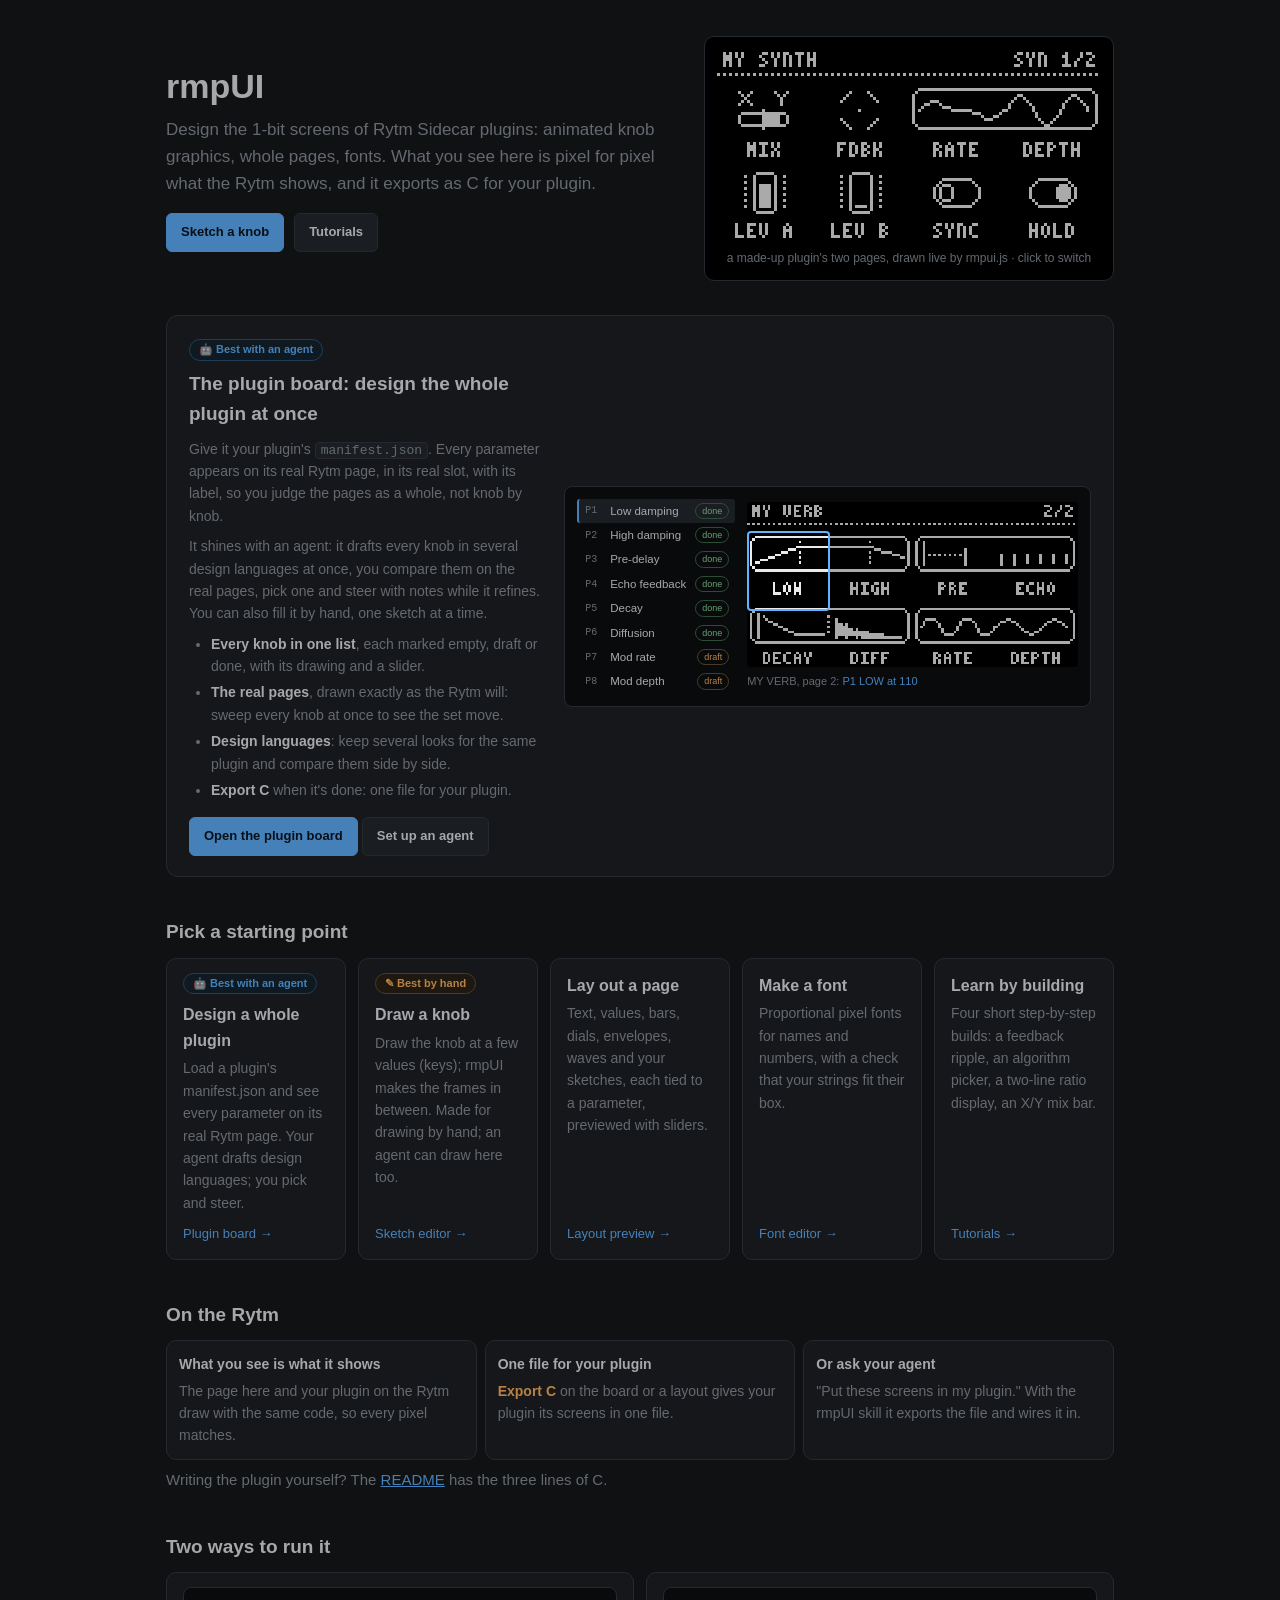
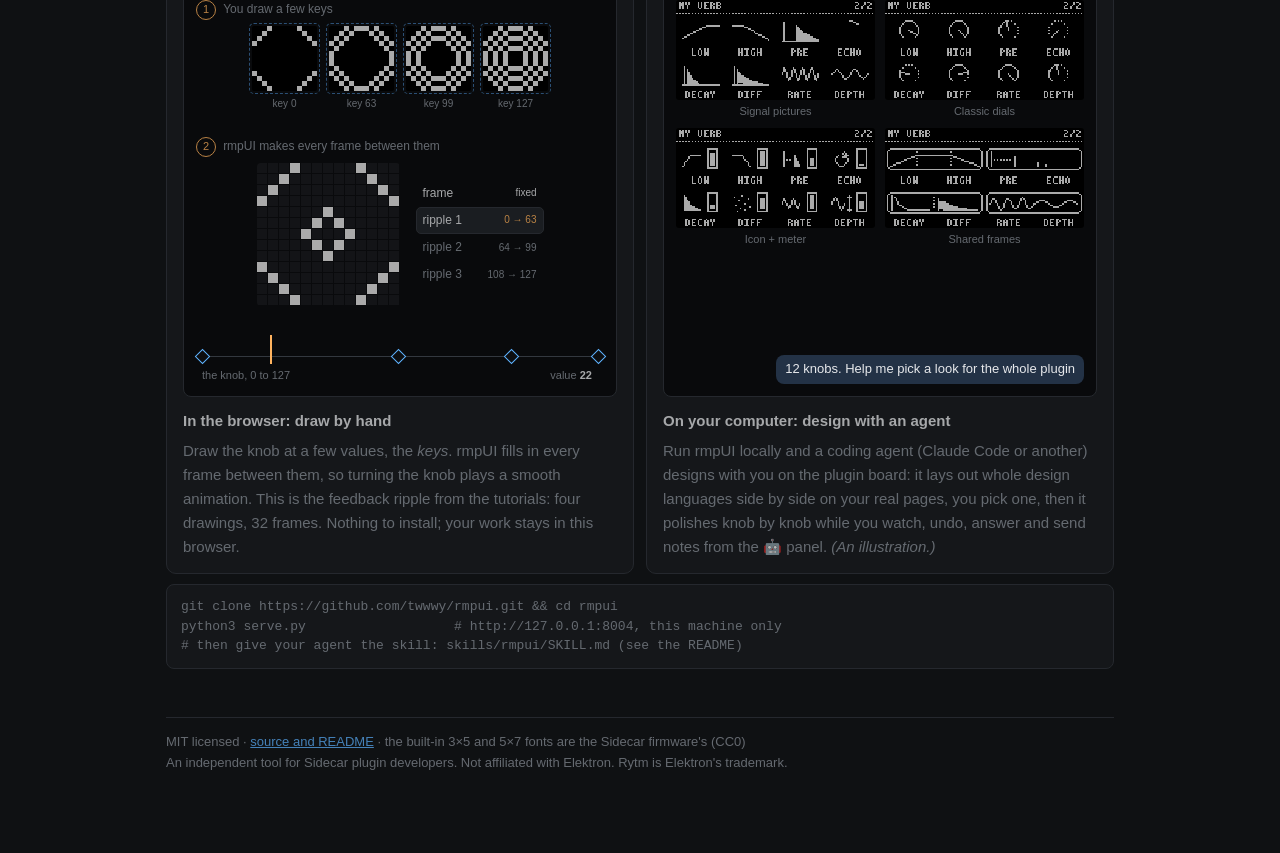
<file: index.html>
<!doctype html>
<html lang="en">
<head>
<meta charset="utf-8">
<meta name="viewport" content="width=device-width, initial-scale=1">
<title>rmpUI</title>
<meta name="description" content="Design 1-bit screens for Rytm Sidecar plugins, in the browser, alone or with an agent.">
<link rel="stylesheet" href="tutorial.css">
<style>
.wrap { max-width: 980px; }
.hero { display: grid; grid-template-columns: minmax(0, 1fr) auto; gap: 28px; align-items: center; margin: 8px 0 8px; }
.hero h1 { font-size: 34px; margin: 0 0 8px; }
.hero .sub { font-size: 17px; margin: 0 0 16px; }
.screen { background: #000; border-radius: 10px; padding: 12px; border: 1px solid var(--line); }
.screen canvas { display: block; width: 384px; height: 192px; image-rendering: pixelated; }
.screen .cap { color: var(--dim); font-size: 12px; margin-top: 8px; text-align: center; }
.cta { display: flex; gap: 10px; flex-wrap: wrap; }
.btn { display: inline-block; text-decoration: none; background: var(--panel2); color: var(--text); border: 1px solid var(--line); border-radius: 6px; padding: 8px 14px; font-weight: 600; }
.btn:hover { border-color: var(--accent); }
.btn.primary { background: var(--accent); border-color: var(--accent); color: #0b1520; }
.grid { display: grid; grid-template-columns: repeat(auto-fill, minmax(170px, 1fr)); gap: 12px; }
.grid .card { margin: 0; display: flex; flex-direction: column; text-decoration: none; color: inherit; }
.grid a.card:hover { border-color: var(--accent); }
.grid .card b { font-size: 16px; }
.grid .card span { color: var(--dim); font-size: 14px; margin-top: 4px; }
.grid .card .go { margin-top: auto; padding-top: 10px; color: var(--accent); font-size: 13px; }
.flow { display: grid; grid-template-columns: repeat(3, 1fr); gap: 8px; }
.flow div { background: var(--panel); border: 1px solid var(--line); border-radius: 10px; padding: 12px; font-size: 14px; color: var(--dim); }
.flow div > b:first-child { display: block; color: var(--text); margin-bottom: 4px; }
pre { background: var(--panel); border: 1px solid var(--line); border-radius: 8px; padding: 12px 14px; overflow-x: auto; font: 13px/1.5 ui-monospace, Menlo, monospace; margin: 10px 0; }
.two { display: grid; grid-template-columns: minmax(0, 1fr) minmax(0, 1fr); gap: 12px; }
.two .card { margin: 0; }
.run { display: flex; flex-direction: column; gap: 6px; }
.run .dim { color: var(--dim); margin: 0; }
.demo { background: #0d0e10; border: 1px solid var(--line); border-radius: 8px; padding: 12px; margin-bottom: 6px; height: 410px; display: flex; align-items: center; justify-content: center; gap: 12px; }
.demo figure { margin: 0; text-align: center; color: var(--dim); font-size: 12px; }
.demo figcaption b { color: var(--text); font-variant-numeric: tabular-nums; display: inline-block; min-width: 3ch; text-align: left; }
canvas.px { image-rendering: pixelated; background: #000; border-radius: 4px; display: block; margin: 0 auto 4px; }
.ed { flex-direction: column; align-items: stretch; justify-content: space-between; gap: 8px; }
.sl { font-size: 12px; color: var(--dim); margin-bottom: 6px; display: flex; align-items: center; gap: 7px; }
.sl .n { color: var(--sel); border: 1px solid var(--sel); border-radius: 999px; padding: 0 6px; font-size: 11px; }
.kthumbs { display: flex; gap: 12px; justify-content: center; }
.kthumbs figure { margin: 0; text-align: center; font-size: 10px; color: var(--dim); }
.kthumbs canvas { display: block; outline: 1px dashed #3b6ea0; outline-offset: 2px; border-radius: 2px; margin-bottom: 5px; }
.kthumbs figure.hit canvas { outline: 2px solid var(--accent); }
.kthumbs figure.hit { color: var(--accent); }
.edtop { display: flex; gap: 16px; align-items: center; justify-content: center; }
.objs { width: 128px; font-size: 12px; }
.orow { display: flex; align-items: center; gap: 6px; padding: 3px 6px; border-radius: 5px; border: 1px solid transparent; color: var(--dim); }
.orow span { margin-left: auto; font-size: 10px; }
.orow.on { color: var(--text); }
.orow.grow { color: var(--text); border-color: var(--line); background: var(--panel2); }
.orow.grow span { color: var(--sel); }
canvas.grid { display: block; border-radius: 4px; }
.tl { padding: 4px 6px 0; }
.tlbar { position: relative; height: 22px; border-bottom: 1px solid var(--line); }
.tlbar .key { position: absolute; bottom: -6px; width: 11px; height: 11px; margin-left: -5px; transform: rotate(45deg); border: 1.5px solid var(--accent); background: #0d0e10; }
.tlbar .key.hit { background: var(--accent); }
.tlbar .kl { position: absolute; top: -2px; font-size: 10px; color: var(--dim); transform: translateX(-50%); }
.tlbar .ph { position: absolute; top: 0; bottom: -8px; width: 2px; margin-left: -1px; background: var(--sel); }
.tlcap { display: flex; justify-content: space-between; font-size: 11px; color: var(--dim); margin-top: 10px; }
.tlcap b { color: var(--text); font-variant-numeric: tabular-nums; display: inline-block; min-width: 3ch; }
.chat { flex-direction: column; align-items: stretch; justify-content: flex-start; }
.cmp { display: grid; grid-template-columns: 1fr 1fr; gap: 8px 10px; }
.cmp figure { transition: opacity .3s; }
.cmp canvas { width: 100%; height: auto; image-rendering: pixelated; border-radius: 3px; display: block; outline: 1px solid transparent; outline-offset: 2px; }
.cmp figure.on canvas { outline-color: var(--accent); }
.cmp figure.on figcaption { color: var(--accent); }
.cmp figure.dim { opacity: .3; }
.cmp figcaption { font-size: 11px; margin-top: 3px; }
.feed { display: flex; flex-direction: column; justify-content: flex-end; gap: 5px; font-size: 13px; flex: 1; min-height: 0; overflow: hidden; -webkit-mask-image: linear-gradient(to bottom, transparent, #000 28px); mask-image: linear-gradient(to bottom, transparent, #000 28px); }
.feed .opts { display: flex; flex-wrap: wrap; gap: 6px; padding: 0; background: none; }
.feed .opts span { border: 1px solid var(--accent); color: var(--accent); border-radius: 6px; padding: 2px 9px; font-size: 12px; }
.feed .opts span.hit { background: var(--accent); color: #0b1520; }
.feed div { padding: 4px 9px; border-radius: 8px; max-width: 92%; animation: pop .25s ease-out; }
.feed .you { align-self: flex-end; background: #233246; }
.feed .ai { align-self: flex-start; background: var(--panel2); }
.feed .ai.ok { color: var(--ok); }
.feed .think { color: var(--dim); }
.feed .think::after { content: "…"; animation: blink 1s infinite; }
@keyframes pop { from { opacity: 0; transform: translateY(4px); } }
@keyframes blink { 50% { opacity: .2; } }
@media (prefers-reduced-motion: reduce) { .feed div { animation: none; } }
@media (max-width: 520px) { .objs { width: 116px; } }
.bd { display: grid; grid-template-columns: minmax(0, 1fr) minmax(0, 1.5fr); gap: 24px; align-items: center; background: var(--panel); border: 1px solid var(--line); border-radius: 12px; padding: 20px 22px; margin: 34px 0 8px; }
.bd h2 { margin: 0 0 8px; }
.bd p, .bd li { color: var(--dim); font-size: 14px; }
.bd li b { color: var(--text); }
.bd .btn { margin-top: 8px; }
.bddemo { display: grid; grid-template-columns: 158px minmax(0, 1fr); gap: 12px; align-items: center; background: #0d0e10; border: 1px solid var(--line); border-radius: 8px; padding: 12px; }
.plist { font-size: 12px; }
.prow { display: grid; grid-template-columns: 20px 1fr auto; gap: 5px; white-space: nowrap; font-size: 11.5px; align-items: center; padding: 3px 6px; border-left: 2px solid transparent; border-radius: 3px; }
.prow .pn { color: var(--dim); font: 10px ui-monospace, Menlo, monospace; }
.prow.sel { background: var(--panel2); border-left-color: var(--accent); }
.pchip { font-size: 9px; border-radius: 9px; padding: 0 6px; border: 1px solid var(--line); color: var(--dim); }
.pchip.draft { color: var(--sel); border-color: #6b5130; }
.pchip.done { color: var(--ok); border-color: #3c6a48; }
.bdpage { position: relative; }
.bdpage canvas { width: 100%; height: auto; image-rendering: pixelated; display: block; border-radius: 4px; }
.bdsel { position: absolute; border: 2px solid var(--accent); border-radius: 4px; box-shadow: 0 0 0 9999px rgba(0, 0, 0, .28); transition: left .35s, top .35s; pointer-events: none; }
.bdcap { font-size: 11px; color: var(--dim); margin-top: 6px; }
.bdcap span { color: var(--accent); }
@media (max-width: 820px) { .bd { grid-template-columns: 1fr; } }
@media (max-width: 520px) { .bddemo { grid-template-columns: 1fr; } .plist { display: grid; grid-template-columns: 1fr 1fr; } }
.tag { display: inline-block; align-self: flex-start; font-size: 11px; font-weight: 600; border-radius: 999px; padding: 1px 9px; margin-bottom: 8px; }
.grid .card span.tag { font-size: 11px; margin-top: 0; white-space: nowrap; }
.grid .card span.tag.ag, .tag.ag { color: var(--accent); border: 1px solid #2f5677; background: #14222f; }
.grid .card span.tag.hand, .tag.hand { color: var(--sel); border: 1px solid #6b5130; background: #2a2116; }
footer { margin-top: 48px; color: var(--dim); font-size: 13px; border-top: 1px solid var(--line); padding-top: 14px; }
a { color: var(--accent); }
@media (max-width: 820px) {
  .hero { grid-template-columns: 1fr; }
  .screen canvas { width: 100%; height: auto; aspect-ratio: 2 / 1; }
  .flow, .two { grid-template-columns: 1fr; }
}
</style>
</head>
<body>
<div class="wrap">
  <section class="hero">
    <div>
      <h1>rmpUI</h1>
      <p class="sub">Design the 1-bit screens of Rytm Sidecar plugins: animated knob graphics, whole pages, fonts. What you see here is pixel for pixel what the Rytm shows, and it exports as C for your plugin.</p>
      <div class="cta">
        <a class="btn primary" href="sketch.html">Sketch a knob</a>
        <a class="btn" href="tutorials.html">Tutorials</a>
      </div>
    </div>
    <div class="screen"><canvas id="demo" width="128" height="64"></canvas><div class="cap">a made-up plugin's two pages, drawn live by rmpui.js · click to switch</div></div>
  </section>

  <section class="bd">
    <div class="bdtext">
      <span class="tag ag">🤖 Best with an agent</span>
      <h2>The plugin board: design the whole plugin at once</h2>
      <p>Give it your plugin's <code>manifest.json</code>. Every parameter appears on its real Rytm page, in its real slot, with its label, so you judge the pages as a whole, not knob by knob.</p>
      <p>It shines with an agent: it drafts every knob in several design languages at once, you compare them on the real pages, pick one and steer with notes while it refines. You can also fill it by hand, one sketch at a time.</p>
      <ul>
        <li><b>Every knob in one list</b>, each marked empty, draft or done, with its drawing and a slider.</li>
        <li><b>The real pages</b>, drawn exactly as the Rytm will: sweep every knob at once to see the set move.</li>
        <li><b>Design languages</b>: keep several looks for the same plugin and compare them side by side.</li>
        <li><b>Export C</b> when it's done: one file for your plugin.</li>
      </ul>
      <a class="btn primary" href="board.html">Open the plugin board</a> <a class="btn" href="#run">Set up an agent</a>
    </div>
    <div class="bddemo" aria-label="A plugin board: the parameter list and the real page, one knob selected and turning">
      <div class="plist" id="bdList"></div>
      <div class="bdpage"><canvas id="bdCv" width="128" height="64"></canvas><div class="bdsel" id="bdSel"></div><div class="bdcap">MY VERB, page 2: <span id="bdNow"></span></div></div>
    </div>
  </section>

  <h2>Pick a starting point</h2>
  <div class="grid">
    <a class="card" href="board.html"><span class="tag ag">🤖 Best with an agent</span><b>Design a whole plugin</b><span>Load a plugin's manifest.json and see every parameter on its real Rytm page. Your agent drafts design languages; you pick and steer.</span><span class="go">Plugin board →</span></a>
    <a class="card" href="sketch.html"><span class="tag hand">✎ Best by hand</span><b>Draw a knob</b><span>Draw the knob at a few values (keys); rmpUI makes the frames in between. Made for drawing by hand; an agent can draw here too.</span><span class="go">Sketch editor →</span></a>
    <a class="card" href="layout.html"><b>Lay out a page</b><span>Text, values, bars, dials, envelopes, waves and your sketches, each tied to a parameter, previewed with sliders.</span><span class="go">Layout preview →</span></a>
    <a class="card" href="font.html"><b>Make a font</b><span>Proportional pixel fonts for names and numbers, with a check that your strings fit their box.</span><span class="go">Font editor →</span></a>
    <a class="card" href="tutorials.html"><b>Learn by building</b><span>Four short step-by-step builds: a feedback ripple, an algorithm picker, a two-line ratio display, an X/Y mix bar.</span><span class="go">Tutorials →</span></a>
  </div>

  <h2>On the Rytm</h2>
  <div class="flow">
    <div><b>What you see is what it shows</b>The page here and your plugin on the Rytm draw with the same code, so every pixel matches.</div>
    <div><b>One file for your plugin</b><b class="ui">Export C</b> on the board or a layout gives your plugin its screens in one file.</div>
    <div><b>Or ask your agent</b>"Put these screens in my plugin." With the rmpUI skill it exports the file and wires it in.</div>
  </div>
  <p style="color:var(--dim)">Writing the plugin yourself? The <a href="https://github.com/twwwy/rmpui#put-it-on-the-rytm">README</a> has the three lines of C.</p>

  <h2 id="run">Two ways to run it</h2>
  <div class="two">
    <div class="card run">
      <div class="demo ed" aria-label="The feedback ripple: four keys you draw, and the frames rmpUI makes between them">
        <div class="step1">
          <div class="sl"><span class="n">1</span> You draw a few keys</div>
          <div class="kthumbs" id="kThumbs"></div>
        </div>
        <div class="step2">
          <div class="sl"><span class="n">2</span> rmpUI makes every frame between them</div>
          <div class="edtop">
            <canvas id="edCv" class="grid"></canvas>
            <div class="objs" id="edObjs"></div>
          </div>
        </div>
        <div class="tl">
          <div class="tlbar" id="tlBar"><div class="ph" id="tlPh"></div></div>
          <div class="tlcap"><span>the knob, 0 to 127</span><span>value <b id="edV">0</b></span></div>
        </div>
      </div>
      <b>In the browser: draw by hand</b>
      <p class="dim">Draw the knob at a few values, the <i>keys</i>. rmpUI fills in every frame between them, so turning the knob plays a smooth animation. This is the feedback ripple from the tutorials: four drawings, 32 frames. Nothing to install; your work stays in this browser.</p>
    </div>
    <div class="card run">
      <div class="demo chat" aria-label="An illustration: an agent shows one plugin page in four design languages and you pick one">
        <div class="cmp" id="cmp"></div>
        <div class="feed" id="feed"></div>
      </div>
      <b>On your computer: design with an agent</b>
      <p class="dim">Run rmpUI locally and a coding agent (Claude Code or another) designs with you on the plugin board: it lays out whole design languages side by side on your real pages, you pick one, then it polishes knob by knob while you watch, undo, answer and send notes from the 🤖 panel. <i>(An illustration.)</i></p>
    </div>
  </div>
  <pre>git clone https://github.com/twwwy/rmpui.git && cd rmpui
python3 serve.py                   # http://127.0.0.1:8004, this machine only
# then give your agent the skill: skills/rmpui/SKILL.md (see the README)</pre>

  <footer>
    MIT licensed · <a href="https://github.com/twwwy/rmpui">source and README</a> · the built-in 3×5 and 5×7 fonts are the Sidecar firmware's (CC0)<br>
    An independent tool for Sidecar plugin developers. Not affiliated with Elektron. Rytm is Elektron's trademark.
  </footer>
</div>
<script type="module">
import * as R from "./rmpui.js";
import * as K from "./sketch.js";
// the demo: one made-up plugin's two pages (tutorial-data/landing.json), every knob drifting on its own, the pages
// taking turns; click the screen to switch now
const cv = document.getElementById("demo"), g = cv.getContext("2d"), img = g.createImageData(128, 64);
const reduce = matchMedia("(prefers-reduced-motion: reduce)").matches;
const L = (await (await fetch("tutorial-data/landing.json")).json()).layout, C = R.compile(L);
const SW = new Set([7, 8]);   // the two switches flip now and then
let page = 1, since = performance.now();
cv.addEventListener("click", () => { page = 3 - page; since = performance.now(); if (reduce) frame(performance.now()); });
cv.style.cursor = "pointer"; cv.title = "click: the other page";
function frame(t) {
  if (!reduce && t - since > 7000) { page = 3 - page; since = t; }
  const p = Array.from({ length: 32 }, (_, i) => {
    const k = i + 1, per = 2600 + ((k * 1931) % 3400), ph = k * 1.7;
    if (SW.has(k)) return Math.sin(t / per + ph) > 0 ? 127 : 0;
    return 63.5 + 63.5 * Math.sin((t / per) * 2 + ph);
  });
  const fb = R.render(L, page, p, C).fb;
  for (let y = 0; y < 64; y++) for (let x = 0; x < 128; x++) {
    const on = (fb[y * 16 + (x >> 3)] >> (7 - (x & 7))) & 1, k = (y * 128 + x) * 4;
    img.data[k] = img.data[k + 1] = img.data[k + 2] = on ? 235 : 0; img.data[k + 3] = 255;
  }
  g.putImageData(img, 0, 0);
  if (!reduce) requestAnimationFrame(frame);
}
requestAnimationFrame(frame);
// the two small demos under "Two ways to run it"
const DATA = await (await fetch("tutorial-data/landing.json")).json(), BM = DATA.layout.bitmaps;
const bits = (b, f) => { const rb = (b.w + 7) >> 3, hex = b.frames[f], g = new Uint8Array(b.w * b.h);
  for (let y = 0; y < b.h; y++) for (let x = 0; x < b.w; x++) g[y * b.w + x] = (parseInt(hex.substr((y * rb + (x >> 3)) * 2, 2), 16) >> (7 - (x & 7))) & 1;
  return g; };
function paintG(c, g, w, h, s) {
  if (c.width !== w * s) { c.width = w * s; c.height = h * s; }
  const x2 = c.getContext("2d"); x2.fillStyle = "#000"; x2.fillRect(0, 0, c.width, c.height); x2.fillStyle = "#ebebeb";
  for (let y = 0; y < h; y++) for (let x = 0; x < w; x++) if (g[y * w + x]) x2.fillRect(x * s, y * s, s, s);
}
function paintFb(c, fb) {
  const x2 = c.getContext("2d"), im = x2.createImageData(128, 64);
  for (let i = 0; i < 128 * 64; i++) { const on = (fb[(i >> 7) * 16 + ((i & 127) >> 3)] >> (7 - (i & 7))) & 1; im.data[i * 4] = im.data[i * 4 + 1] = im.data[i * 4 + 2] = on ? 235 : 0; im.data[i * 4 + 3] = 255; }
  x2.putImageData(im, 0, 0);
}
const at = (b, v) => bits(b, Math.min(b.frames.length - 1, Math.floor((v * b.frames.length) / 128)));
// 1. the feedback ripple (tutorial-fdbk): the keys you draw, and the frames rmpUI makes between them
const SK = {"w":13,"h":13,"steps":32,"next":8,"objs":[{"id":1,"name":"frame TL","linked":true,"appear":"grow"},{"id":2,"name":"frame TR","linked":true,"appear":"grow"},{"id":3,"name":"frame BL","linked":true,"appear":"grow"},{"id":4,"name":"frame BR","linked":true,"appear":"grow"},{"id":5,"name":"ripple 1","linked":false,"appear":"grow"},{"id":6,"name":"ripple 2","linked":false,"appear":"grow"},{"id":7,"name":"ripple 3","linked":false,"appear":"grow"}],"keys":[{"v":0,"shapes":[{"kind":"line","a":[3,0],"b":[0,3],"id":1},{"kind":"line","a":[9,0],"b":[12,3],"id":2},{"kind":"line","a":[0,9],"b":[3,12],"id":3},{"kind":"line","a":[12,9],"b":[9,12],"id":4}]},{"v":63,"shapes":[{"kind":"line","a":[3,0],"b":[0,3],"id":1},{"kind":"line","a":[9,0],"b":[12,3],"id":2},{"kind":"line","a":[0,9],"b":[3,12],"id":3},{"kind":"line","a":[12,9],"b":[9,12],"id":4},{"kind":"poly","pts":[[5,0],[7,0],[12,5],[12,7],[7,12],[5,12],[0,7],[0,5]],"closed":true,"id":5}]},{"v":64,"shapes":[{"kind":"line","a":[3,0],"b":[0,3],"id":1},{"kind":"line","a":[9,0],"b":[12,3],"id":2},{"kind":"line","a":[0,9],"b":[3,12],"id":3},{"kind":"line","a":[12,9],"b":[9,12],"id":4},{"kind":"poly","pts":[[5,0],[7,0],[12,5],[12,7],[7,12],[5,12],[0,7],[0,5]],"closed":true,"id":5}]},{"v":99,"shapes":[{"kind":"line","a":[3,0],"b":[0,3],"id":1},{"kind":"line","a":[9,0],"b":[12,3],"id":2},{"kind":"line","a":[0,9],"b":[3,12],"id":3},{"kind":"line","a":[12,9],"b":[9,12],"id":4},{"kind":"poly","pts":[[5,0],[7,0],[12,5],[12,7],[7,12],[5,12],[0,7],[0,5]],"closed":true,"id":5},{"kind":"poly","pts":[[5,2],[7,2],[10,5],[10,7],[7,10],[5,10],[2,7],[2,5]],"closed":true,"id":6}]},{"v":108,"shapes":[{"kind":"line","a":[3,0],"b":[0,3],"id":1},{"kind":"line","a":[9,0],"b":[12,3],"id":2},{"kind":"line","a":[0,9],"b":[3,12],"id":3},{"kind":"line","a":[12,9],"b":[9,12],"id":4},{"kind":"poly","pts":[[5,0],[7,0],[12,5],[12,7],[7,12],[5,12],[0,7],[0,5]],"closed":true,"id":5},{"kind":"poly","pts":[[5,2],[7,2],[10,5],[10,7],[7,10],[5,10],[2,7],[2,5]],"closed":true,"id":6}]},{"v":127,"shapes":[{"kind":"line","a":[3,0],"b":[0,3],"id":1},{"kind":"line","a":[9,0],"b":[12,3],"id":2},{"kind":"line","a":[0,9],"b":[3,12],"id":3},{"kind":"line","a":[12,9],"b":[9,12],"id":4},{"kind":"poly","pts":[[5,0],[7,0],[12,5],[12,7],[7,12],[5,12],[0,7],[0,5]],"closed":true,"id":5},{"kind":"poly","pts":[[5,2],[7,2],[10,5],[10,7],[7,10],[5,10],[2,7],[2,5]],"closed":true,"id":6},{"kind":"poly","pts":[[5,4],[7,4],[8,5],[8,7],[7,8],[5,8],[4,7],[4,5]],"closed":true,"id":7}]}]};
const edCv = document.getElementById("edCv"), Z = matchMedia("(max-width: 520px)").matches ? 9 : 11, tlBar = document.getElementById("tlBar");
edCv.width = SK.w * Z; edCv.height = SK.h * Z;
const SHOWN = [0, 63, 99, 127];   // 64 and 108 are the same pictures as 63 and 99, with the next ripple about to start
const thumbs = SHOWN.map((v) => {
  const f = document.createElement("figure"), c = document.createElement("canvas"), g = K.draw(K.shapesAt(SK, v), SK.w, SK.h);
  const T = matchMedia("(max-width: 520px)").matches ? 4 : 5; c.width = SK.w * T; c.height = SK.h * T; const x2 = c.getContext("2d"); x2.fillStyle = "#000"; x2.fillRect(0, 0, c.width, c.height); x2.fillStyle = "#ebebeb";
  for (let y = 0; y < SK.h; y++) for (let x = 0; x < SK.w; x++) if (g[y * SK.w + x]) x2.fillRect(x * T, y * T, T, T);
  f.append(c, "key " + v); document.getElementById("kThumbs").append(f); return f;
});
const keyEls = SHOWN.map((v) => { const d = document.createElement("div"); d.className = "key"; d.style.left = (v / 127) * 100 + "%"; tlBar.append(d); return d; });
const OBJS = [["frame", "fixed", () => "on"], ["ripple 1", "0 → 63", (v) => (v < 63 ? "grow" : "on")], ["ripple 2", "64 → 99", (v) => (v <= 64 ? "" : v < 99 ? "grow" : "on")], ["ripple 3", "108 → 127", (v) => (v <= 108 ? "" : v < 127 ? "grow" : "on")]];
const objEls = OBJS.map(([n, when]) => { const d = document.createElement("div"); d.className = "orow"; d.innerHTML = `${n}<span>${when}</span>`; document.getElementById("edObjs").append(d); return d; });
function editor(v) {
  const g = K.draw(K.shapesAt(SK, Math.floor((Math.floor((v * SK.steps) / 128) * 127) / (SK.steps - 1))), SK.w, SK.h), x2 = edCv.getContext("2d");
  x2.fillStyle = "#0d0e10"; x2.fillRect(0, 0, edCv.width, edCv.height);
  for (let y = 0; y < SK.h; y++) for (let x = 0; x < SK.w; x++) { x2.fillStyle = g[y * SK.w + x] ? "#ebebeb" : "#1a1c20"; x2.fillRect(x * Z, y * Z, Z - 1, Z - 1); }
  document.getElementById("tlPh").style.left = (v / 127) * 100 + "%";
  document.getElementById("edV").textContent = Math.round(v);
  keyEls.forEach((d, i) => d.classList.toggle("hit", Math.abs(SHOWN[i] - v) < 3));
  thumbs.forEach((f, i) => f.classList.toggle("hit", Math.abs(SHOWN[i] - v) < 3));
  objEls.forEach((d, i) => { d.className = "orow " + OBJS[i][2](v); });
}
// 2. the agent on the plugin board: the same page in four design languages, then you pick one
const CMP = DATA.compare, CC = R.compile(CMP), LANGS = DATA.langs, grid = document.getElementById("cmp"), feed = document.getElementById("feed");
const cells = LANGS.map((l) => {
  const f = document.createElement("figure"), c = document.createElement("canvas"); c.width = 128; c.height = 64;
  f.append(c, Object.assign(document.createElement("figcaption"), { textContent: l.name })); grid.append(f); return f;
});
const PICK = LANGS.length - 1;
const SCRIPT = [
  [0, "you", "12 knobs. Help me pick a look for the whole plugin"],
  [1300, "think", "the agent is thinking"],
  [2600, "ai", "Four looks, on your real pages. Which one?"],
  [2700, "opts"],
  [5600, "pick"],
  [5800, "you", LANGS[PICK].name],
  [6600, "ai ok", `✓ working set: ${LANGS[PICK].name}. Now each knob, one by one.`],
  [11500, "end"],
];
let t0 = performance.now(), shown = 0;
function chat(t) {
  while (shown < SCRIPT.length && SCRIPT[shown][0] <= t - t0) {
    const [, kind, text] = SCRIPT[shown++];
    if (kind === "end") { t0 = t; shown = 0; feed.innerHTML = ""; cells.forEach((c) => c.classList.remove("dim", "on")); continue; }
    if (kind === "pick") { feed.querySelectorAll(".opts span")[PICK]?.classList.add("hit"); cells.forEach((c, i) => c.classList.add(i === PICK ? "on" : "dim")); continue; }
    feed.querySelectorAll(".think").forEach((n) => n.remove());
    const d = document.createElement("div"); d.className = kind;
    if (kind === "opts") d.innerHTML = LANGS.map((l) => `<span>${l.name}</span>`).join(""); else d.textContent = text;
    feed.append(d);
  }
}
function demos(t) {
  const ph = (t / 8000) % 2;
  editor(Math.round((ph < 1 ? ph : 2 - ph) * 127));
  const p = Array.from({ length: 32 }, (_, i) => 63.5 + 63.5 * Math.sin(t / (1500 + i * 370) + i * 1.3));
  cells.forEach((f, i) => paintFb(f.firstChild, R.render(CMP, i + 1, p, CC).fb));
  if (reduce) return;
  chat(t);
  requestAnimationFrame(demos);
}
// 3. the board: the parameter list beside the real page; one knob at a time is selected and turns
const BP = [["LOW", "Low damping", "done"], ["HIGH", "High damping", "done"], ["PRE", "Pre-delay", "done"], ["ECHO", "Echo feedback", "done"], ["DECAY", "Decay", "done"], ["DIFF", "Diffusion", "done"], ["RATE", "Mod rate", "draft"], ["DEPTH", "Mod depth", "draft"]];
const bdRows = BP.map(([sh, long, st], i) => { const d = document.createElement("div"); d.className = "prow"; d.innerHTML = `<span class="pn">P${i + 1}</span><span>${long}</span><span class="pchip ${st}">${st}</span>`; document.getElementById("bdList").append(d); return d; });
const bdCv = document.getElementById("bdCv"), bdSel = document.getElementById("bdSel"), SHARED_PG = LANGS.findIndex((l) => l.id === "shared") + 1;
function board(t) {
  const sel = Math.floor(t / 2200) % 8, ph = (t % 2200) / 2200, p = Array(32).fill(64);
  p[sel] = (0.5 - 0.5 * Math.cos(ph * 2 * Math.PI)) * 127;
  paintFb(bdCv, R.render(CMP, SHARED_PG, p, CC).fb);
  bdRows.forEach((d, i) => d.classList.toggle("sel", i === sel));
  const col = sel % 4, row = sel >> 2;
  Object.assign(bdSel.style, { left: col * 25 + "%", width: "25%", top: ((row ? 38 : 10) / 64) * 100 + "%", height: (27 / 64) * 100 + "%" });
  document.getElementById("bdNow").textContent = `P${sel + 1} ${BP[sel][0]} at ${Math.round(p[sel])}`;
  if (!reduce) requestAnimationFrame(board);
}
requestAnimationFrame(board);
if (reduce) { const d = document.createElement("div"); d.className = "ai"; d.textContent = "Four looks, on your real pages. Which one?"; feed.append(d); }
requestAnimationFrame(demos);
</script>
</body>
</html>
</file>
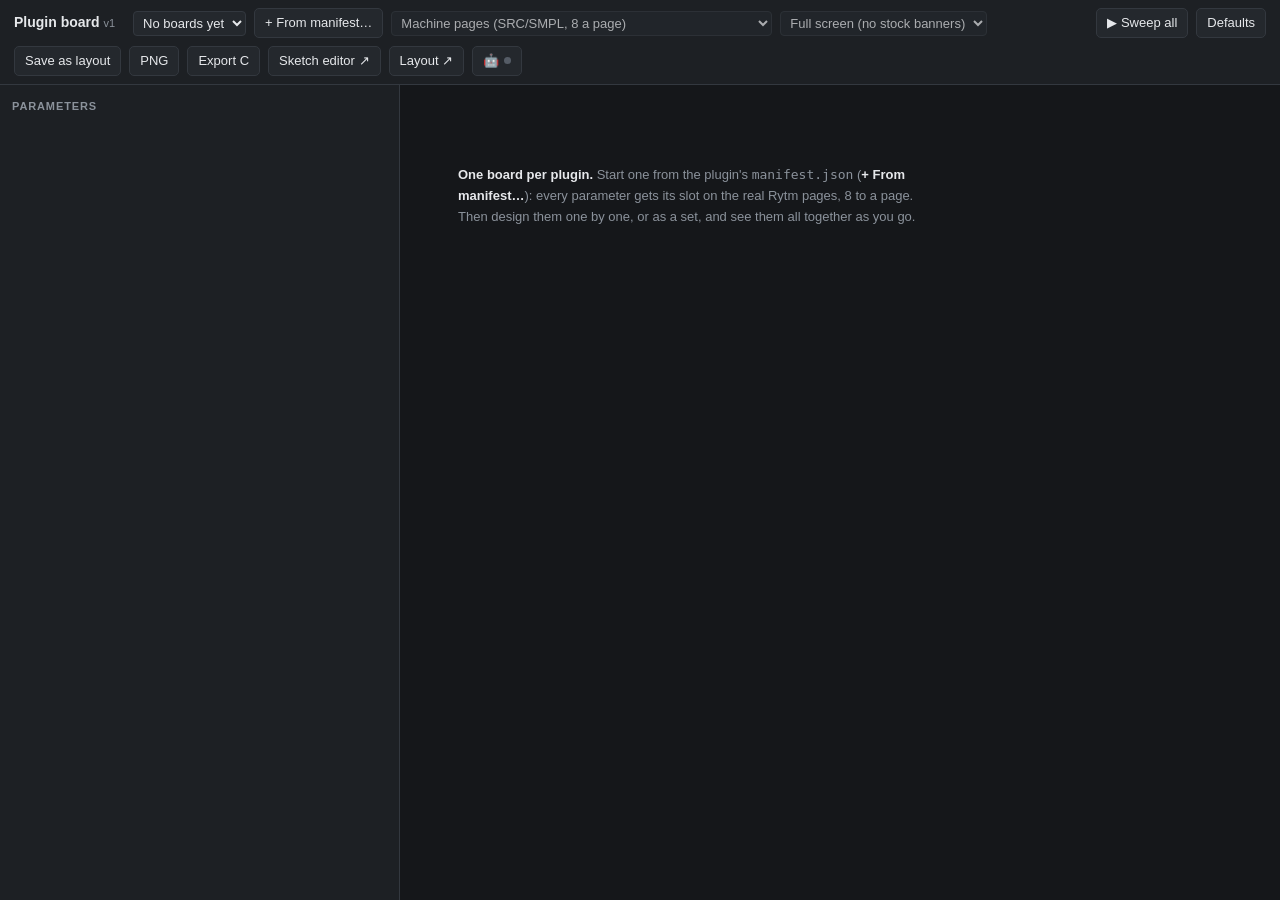
<file: board.html>
<!doctype html>
<html lang="en">
<head>
<meta charset="utf-8">
<meta name="viewport" content="width=device-width, initial-scale=1">
<title>Plugin Board</title>
<style>
:root { --bg: #15171a; --panel: #1d2024; --panel2: #24282d; --line: #33383f; --text: #e6e8eb; --dim: #8b929b; --accent: #5fb3ff; --sel: #ffb35f; --ok: #8fdc9f; --bad: #ff7b7b; }
* { box-sizing: border-box; }
body { margin: 0; background: var(--bg); color: var(--text); font: 13px/1.4 -apple-system, BlinkMacSystemFont, "Segoe UI", sans-serif; display: flex; flex-direction: column; height: 100vh; overflow: hidden; }
header { display: flex; align-items: center; gap: 8px; padding: 8px 14px; border-bottom: 1px solid var(--line); background: var(--panel); flex-wrap: wrap; }
header h1 { font-size: 14px; margin: 0 10px 0 0; white-space: nowrap; }
.sp { flex: 1; }
.btn { background: var(--panel2); color: var(--text); border: 1px solid var(--line); border-radius: 5px; padding: 5px 10px; font: inherit; cursor: pointer; text-decoration: none; white-space: nowrap; }
.btn:hover { border-color: var(--accent); }
.btn.on { border-color: var(--sel); color: var(--sel); }
.btn.primary { background: var(--accent); color: #0b1520; border-color: var(--accent); font-weight: 600; }
.btn.sm { padding: 2px 8px; font-size: 12px; }
.btn:disabled { opacity: .4; cursor: default; }
select, input[type=number] { background: var(--panel2); color: var(--text); border: 1px solid var(--line); border-radius: 4px; padding: 3px 5px; font: inherit; }
input[type=number] { width: 48px; }
label { color: var(--dim); display: inline-flex; gap: 5px; align-items: center; }
.dim { color: var(--dim); font-size: 12px; }
main { display: grid; grid-template-columns: 400px 1fr; flex: 1; min-height: 0; }
aside { background: var(--panel); border-right: 1px solid var(--line); overflow: auto; }
aside h2, section h2 { font-size: 11px; text-transform: uppercase; letter-spacing: .08em; color: var(--dim); margin: 14px 12px 6px; display: flex; gap: 8px; align-items: center; }
.prm { display: grid; grid-template-columns: 52px 1fr auto; gap: 2px 10px; padding: 7px 12px; border-left: 3px solid transparent; border-bottom: 1px solid var(--line); cursor: pointer; }
.prm:hover { background: var(--panel2); }
.prm.sel { border-left-color: var(--sel); background: var(--panel2); }
.prm .th { grid-row: span 2; width: 52px; height: 36px; background: #000; border-radius: 3px; display: grid; place-items: center; overflow: hidden; }
.prm .th img { max-width: 48px; max-height: 32px; image-rendering: pixelated; }
.prm .th.none { border: 1px dashed #3d5a74; background: transparent; color: #5c7d99; font-size: 10px; }
.prm .nm b { color: var(--text); }
.prm .nm span { color: var(--dim); }
.prm .nm i { font-style: normal; color: var(--dim); font-size: 11px; margin-right: 4px; }
.prm .ctl { display: flex; gap: 6px; align-items: center; grid-column: 2 / 4; }
.prm .ctl input[type=range] { flex: 1; min-width: 60px; }
.prm .ctl b { min-width: 26px; text-align: right; color: var(--sel); font-variant-numeric: tabular-nums; font-size: 12px; }
.chip { font-size: 10px; border-radius: 9px; padding: 1px 7px; border: 1px solid var(--line); color: var(--dim); background: none; font-family: inherit; cursor: pointer; }
.chip.empty { border-style: dashed; }
.chip.draft { color: var(--sel); border-color: #6b5130; }
.chip.done { color: var(--ok); border-color: #3c6a48; }
.detail { padding: 8px 12px 12px; display: flex; flex-direction: column; gap: 6px; border-bottom: 1px solid var(--line); background: #1a1d21; }
.detail .row { display: flex; gap: 6px; align-items: center; flex-wrap: wrap; }
.detail select { max-width: 200px; }
section.screens { overflow: auto; padding: 4px 18px 24px; }
.pages { display: flex; flex-wrap: wrap; gap: 18px; }
.page { display: flex; flex-direction: column; gap: 6px; }
.page .cap { display: flex; gap: 8px; align-items: center; }
.oled { background: #000; padding: 10px; border-radius: 8px; box-shadow: inset 0 0 0 2px #0c0c0c, 0 0 0 1px var(--line); }
.oled canvas { display: block; image-rendering: pixelated; cursor: pointer; }
.langs { display: flex; gap: 4px; flex-wrap: wrap; align-items: center; margin: 10px 0 2px; }
.langs .btn.sm.on { background: #2b241b; }
.langinfo { font-size: 12px; color: var(--dim); margin: 6px 0 4px; display: flex; gap: 10px; align-items: center; flex-wrap: wrap; }
.langinfo b { color: var(--text); }
.cmp { display: grid; grid-template-columns: repeat(auto-fill, minmax(560px, 1fr)); gap: 18px; }
.cmp .card { border: 1px solid var(--line); border-radius: 8px; padding: 10px 12px; background: var(--panel); display: flex; flex-direction: column; gap: 8px; }
.cmp .card.cur { border-color: var(--sel); }
.cmp .card .hd { display: flex; gap: 8px; align-items: center; }
.cmp .card .rule { color: var(--dim); font-size: 12px; line-height: 1.45; }
.cmp .card .pp { display: flex; gap: 8px; flex-wrap: wrap; }
.cmp .card canvas { background: #000; image-rendering: pixelated; border-radius: 4px; display: block; }
.empty-state { padding: 40px; max-width: 560px; color: var(--dim); line-height: 1.6; }
.empty-state b { color: var(--text); }
.warn { color: var(--sel); font-size: 12px; margin: 4px 0 0; }
.legend { display: flex; gap: 14px; align-items: center; flex-wrap: wrap; font-size: 12px; color: var(--dim); margin: 8px 0 12px; }
.legend .sw { display: inline-block; width: 14px; height: 9px; vertical-align: -1px; margin-right: 4px; border: 1px dashed #4a90c8; }
.legend .sw.s { border: 2px solid var(--sel); }
dialog { background: var(--panel); color: var(--text); border: 1px solid var(--line); border-radius: 8px; padding: 16px; width: min(560px, 92vw); }
dialog textarea { width: 100%; min-height: 220px; background: #0e1012; color: var(--text); border: 1px solid var(--line); border-radius: 5px; font: 12px/1.45 ui-monospace, Menlo, monospace; padding: 8px; }
dialog::backdrop { background: #0008; }
/* the agent drawer (agent.js) */
.drawer { position: fixed; z-index: 30; left: 0; top: 48px; bottom: 0; width: 380px; background: var(--panel); border-right: 1px solid var(--line); overflow: auto; }
.drawer.right { left: auto; right: 0; border-right: 0; border-left: 1px solid var(--line); width: 340px; }
.drawer .dh { display: flex; align-items: center; gap: 6px; padding: 10px 12px; }
.drawer .dh a { color: var(--dim); text-decoration: none; }
.drawer .dim { color: var(--dim); font-size: 12px; }
#agentBtn { position: relative; }
#agentBtn .adot { display: inline-block; width: 7px; height: 7px; border-radius: 4px; background: #555; margin-left: 5px; vertical-align: 1px; }
#agentBtn.live .adot { background: #78e68c; }
#agentBtn.busy .adot { background: #5fc8ff; }
#agentBtn.paused .adot { background: var(--sel); }
#agentBtn .anew { position: absolute; top: -6px; right: -6px; background: var(--sel); color: #111; border-radius: 8px; font-size: 10px; padding: 0 5px; font-weight: 700; }
</style>
</head>
<body>
<header>
  <h1>Plugin board <span style="color:var(--dim);font-weight:400;font-size:11px">v1</span></h1>
  <select id="boardSel" title="Your boards (one per plugin)"></select>
  <button class="btn" id="newBtn" title="Start a board from a plugin's manifest.json: every parameter gets a slot">+ From manifest…</button>
  <input type="file" id="mfFile" accept=".json,application/json" hidden>
  <select id="model" title="How the Rytm lays out this plugin's knobs"></select>
  <select id="banners" title="Banner mode: keep the Rytm's own top banner (page title, pattern, tempo) and / or bottom banner (name, level, position); the plugin draws the band between"></select>
  <span class="sp"></span>
  <button class="btn" id="sweep" title="Turn every knob from 0 to 127 and back">▶ Sweep all</button>
  <button class="btn" id="dflt" title="Every knob at the plugin's default value">Defaults</button>
  <button class="btn" id="saveLay" title="Save the pages as a layout in the library (the page the plugin would draw; its graphics stay live by name)">Save as layout</button>
  <button class="btn" id="png" title="Download each page as a PNG (4×)">PNG</button>
  <button class="btn" id="expC" title="Download the working set as a C header for rmp_ui.c (every bitmap embedded)">Export C</button>
  <a class="btn" href="sketch.html" target="rmpui-sketch">Sketch editor ↗</a>
  <a class="btn" href="layout.html" target="rmpui-layout">Layout ↗</a>
  <button class="btn" id="agentBtn" title="Agent panel">🤖</button>
</header>
<main>
  <aside>
    <h2><span id="pcount">Parameters</span><span class="sp"></span><span id="prog" style="text-transform:none;letter-spacing:0"></span></h2>
    <div id="params"></div>
    <div id="hostctl"></div>
  </aside>
  <section class="screens">
    <div class="langs" id="langs"></div>
    <div class="langinfo" id="langinfo"></div>
    <div class="legend" id="legend"></div>
    <div class="pages" id="pages"></div>
    <div id="warns"></div>
  </section>
</main>
<dialog id="mfDlg">
  <form method="dialog" style="display:flex;flex-direction:column;gap:10px">
    <b>New board from a manifest</b>
    <div class="dim">Paste the plugin's <code>manifest.json</code> (its <code>knobs</code> list), or choose the file. Every knob becomes a parameter to design, in the plugin's page order: 8 per Rytm page.</div>
    <textarea id="mfText" spellcheck="false" placeholder='{ "name": "MY VERB", "knobs": [ { "p": 1, "short": "HDMP", "long": "High damping", "look": "dial" }, ... ] }'></textarea>
    <div style="display:flex;gap:8px;align-items:center"><button class="btn" type="button" id="mfPick">Choose file…</button><span class="dim" id="mfMsg"></span><span class="sp"></span>
      <button class="btn" value="cancel">Cancel</button><button class="btn primary" id="mfOk" value="ok">Create board</button></div>
  </form>
</dialog>
<script type="module">
// board.html - one plugin's whole set of knob graphics, on its real pages. A board (library type "board") lists the
// plugin's parameters (from its manifest.json) in page order, 8 to a Rytm page (two rows of four 32-px slots), and
// which sketch draws each (by the sketch's export name, as a layout names it). The pages render with the layout
// engine (rmpui.js), so what you see is what the plugin would draw; edits in the sketch editor show here at once.
import * as RUI from "./rmpui.js";
import * as LIB from "./lib.js";
import { startAgent } from "./agent.js";
import { esc } from "./lib-ui.js";
const $ = (id) => document.getElementById(id);
// knob graphics rows (top, height) and label tops. Banner mode (the draw returns RMP_DRAW_KEEP_TOP / _BOTTOM): the Rytm
// keeps its stock top banner (rows 0..8) and / or bottom banner (rows 55..63) over the plugin's frame. Without the top
// banner the board draws its own title line in rows 0..8, so the slots start at row 9 either way; the bottom banner
// leaves rows 9..54 (46), so the rows pack tighter: the stock pages' spacing (the user's pick,
// 2026-11-21): graphics 16 at y 10 / 32, labels at 26 / 48, so the content sits in rows 10..52. vy: a value's top.
const ROWS_FULL = [{ gy: 11, gh: 18, ly: 31, vy: 17 }, { gy: 39, gh: 18, ly: 58, vy: 45 }];
const ROWS_BAND = [{ gy: 10, gh: 16, ly: 26, vy: 14 }, { gy: 32, gh: 16, ly: 48, vy: 36 }];
const BANNERS = { none: "Full screen (no stock banners)", both: "Keep both stock banners", top: "Keep the top banner", bottom: "Keep the bottom banner" };
const banners = () => (B?.data.banners in BANNERS ? B.data.banners : "none");
const keepTop = () => banners() === "both" || banners() === "top", keepBot = () => banners() === "both" || banners() === "bottom";
let ROWS = ROWS_FULL;
const setRows = () => { ROWS = keepBot() ? ROWS_BAND : ROWS_FULL; };
const SC = 4, PER = 8, CUR_K = "rmpui-board-cur";
let boards = [], B = null, sel = null, vals = {}, sketches = new Map(), sweeping = 0;
let view = "work";   // what the pages show: "work" (the board's own set), a language's id, or "compare" (every language)

// ---------- the board's data
const slug = (s) => String(s || "").toLowerCase().replace(/[^a-z0-9]+/g, "_").replace(/^_+|_+$/g, "");
function boardFrom(mf, name) {
  if (typeof mf === "string") mf = JSON.parse(mf);
  const knobs = Array.isArray(mf) ? mf : mf.knobs || mf.params;
  if (!Array.isArray(knobs) || !knobs.length) throw new Error("no knobs: a manifest has a \"knobs\" list");
  const base = slug((mf.name || name || "plugin").replace(/^\d+\s*/, "")) || "plugin";   // "2 MY VERB" -> my_verb
  const params = knobs.map((k, i) => ({
    p: Number(k.p) || i + 1, short: String(k.short || k.name || `P${k.p || i + 1}`).slice(0, 6).toUpperCase(), long: String(k.long || k.short || ""),
    look: k.look || (k.names ? "list" : "dial"), names: Array.isArray(k.names) ? k.names.map(String) : null, default: Number(k.default) || 0,
    bmp: `${base}_${slug(k.short || k.name || "p" + (k.p || i + 1))}`, status: "",
  })).sort((a, b) => a.p - b.p);
  const fx = mf.kind === "effect" || /(^|[._])(ufx|fx)|reverb|delay|plate|chorus/i.test(`${mf.id || ""} ${mf.name || ""}`);
  return { plugin: { id: mf.id || "", name: mf.name || name || "plugin", short: mf.short || "", version: mf.version || "" }, params, cell: { w: 24, h: 15 }, model: fx ? "sendfx" : "machine" };
}
const statusOf = (q) => (!sketches.has(q.bmp) ? "empty" : q.status === "done" ? "done" : "draft");
// Page models: which encoder (slot A..H of each page) shows which parameter, as the Rytm lays them out.
//   machine: a user machine's SRC / SMPL pages, 8 parameters a page.
//   sendfx:  a user effect on the SEND FX pages (sidecar-mods 0029, as the user set it 2026-11-20): page 1 A TYPE,
//            B ROUTE, C BASE, D WIDTH (the Sidecar's own), E..H P1..P4; then 8 a page (P5..P12, P13..P16). The
//            plugin's frame replaces the whole screen, so its layout draws the Sidecar's four too; the host hands
//            them to the draw as P17 TYPE, P18 ROUTE (0 PRE, 127 POST), P19 BASE, P20 WIDTH (bus filter: high-pass =
//            BASE, low-pass closes by 127 - BASE - WIDTH).
const MODELS = { machine: "Machine pages (SRC/SMPL, 8 a page)", sendfx: "Send FX pages (TYPE ROUTE BASE WIDTH, then 4 · 8 · 4)" };
const HOST = [{ host: "TYPE", p: 17, def: 0 }, { host: "ROUTE", p: 18, def: 0 }, { host: "BASE", p: 19, def: 0 }, { host: "WIDTH", p: 20, def: 127 }];
const model = () => (B?.data.model in MODELS ? B.data.model : "machine");
function pagesOf() {   // pages of 8 cells: a parameter, {host: "TYPE"}, or null (empty)
  const P = B.data.params.slice(), out = [];
  if (model() === "sendfx") out.push([...HOST, ...[0, 1, 2, 3].map(() => P.shift() || null)]);
  while (P.length) out.push(Array.from({ length: PER }, () => P.shift() || null));
  return out;
}
function slotOf(q) {
  const P = pagesOf();
  for (let pg = 0; pg < P.length; pg++) { const i = P[pg].indexOf(q); if (i >= 0) return { page: pg + 1, slot: i, col: i % 4, row: i >> 2, name: `${pg + 1}${"ABCDEFGH"[i]}` }; }
  return { page: 0, slot: -1, col: 0, row: 0, name: "?" };
}
const isParam = (c) => c && c.p != null && !c.host;

// ---------- the library: sketches by export name (the newest wins a name, as in layouts)
async function loadSketches() {
  const m = new Map();
  for (const a of await LIB.list("sketch", true)) {
    const bm = a.data?.bitmap; if (!bm) continue;
    for (const [n, b] of Object.entries(bm)) if (!m.has(n) && b && b.frames) m.set(n, { id: a.id, name: a.name, bitmap: b, thumb: a.thumb, updated: a.updated });
  }
  sketches = m;
}
async function loadBoards() { boards = await LIB.list("board"); }
async function saveBoard() { if (!B) return; B = await LIB.put({ ...B, thumb: thumbNow() }); }
let saveTm = 0; const scheduleSave = () => { clearTimeout(saveTm); saveTm = setTimeout(saveBoard, 300); };

// ---------- the pages, as a layout: header, then each parameter in its slot (its graphic, or its value until it has
// one) with its label under it. embed: bitmaps included (to render here); without, they stay library names.
const langOf = (id) => (B?.data.langs || []).find((l) => l.id === id);
// which sketch draws P: the board's own (its working set), or a language's
const bmpFor = (q, lang) => (lang ? lang.bmps[q.p] : q.bmp);
function layoutOf(embed, lang) {
  const pages = {}, bitmaps = {}, P = pagesOf(); setRows();
  P.forEach((list, pi) => {
    const els = [];
    if (!keepTop()) {   // the board's own title line (with the stock top banner kept, the Rytm shows the page title)
      els.push({ type: "text", x: 2, y: 1, text: B.data.plugin.name.toUpperCase(), font: 0 });
      if (P.length > 1) els.push({ type: "text", x: 98, y: 1, w: 28, align: "right", text: `${pi + 1}/${P.length}`, font: 0 });
      els.push({ type: "line", x: 0, y: 8, x2: 127, y2: 8, dotted: true });
    }
    list.forEach((q, i) => {
      const col = i % 4, R = ROWS[i >> 2];
      if (!q) return;
      if (q.host) {   // the Sidecar's own control on this page (values in P17..P20), drawn the same for every effect
        const mid = R.vy;
        if (q.host === "TYPE") els.push({ type: "text", x: col * 32, y: mid, w: 32, align: "center", text: (B.data.plugin.short || B.data.plugin.name).toUpperCase().slice(0, 5), font: 1 });
        if (q.host === "ROUTE") els.push({ type: "value", x: col * 32, y: mid, w: 32, align: "center", p: q.p, font: 1, fmt: "list", items: ["PRE", "POST"] });
        if (q.host === "BASE") els.push({ type: "band", x: col * 32 + 1, y: R.gy + Math.floor((R.gh - 14) / 2), w: 62, h: 14, a: 19, d: 20, frame: true });   // one band across BASE | WIDTH
        els.push({ type: "text", x: col * 32, y: R.ly, w: 32, align: "center", text: q.host, font: 0 });
        return;
      }
      const bn = bmpFor(q, lang), sk = sketches.get(bn);
      if (sk) {
        const b = sk.bitmap, x = col * 32 + Math.floor((32 - b.w) / 2), y = Math.max(9, R.gy + Math.floor((R.gh - b.h) / 2));
        els.push({ type: "frames", x, y, p: q.p, bmp: bn });
        if (embed) bitmaps[bn] = b;
      } else {
        const list = q.look === "list" && q.names?.length;
        els.push({ type: "value", x: col * 32, y: R.vy, w: 32, align: "center", p: q.p, font: 1, ...(list ? { fmt: "list", items: q.names } : {}) });
      }
      els.push({ type: "text", x: col * 32, y: R.ly, w: 32, align: "center", text: q.short, font: 0 });
    });
    pages[pi + 1] = els;
  });
  const bn = banners() === "none" ? {} : { banners: { top: keepTop(), bottom: keepBot() } };
  return { format: "rmpui-1", name: slug(B.data.plugin.name) || "board", ...bn, pages, ...(embed ? { bitmaps } : {}) };
}
function pvals() {
  const p = new Array(32).fill(64);
  if (model() === "sendfx") for (const h of HOST) p[h.p - 1] = vals[h.p] ?? h.def;
  for (const q of B.data.params) if (q.p >= 1 && q.p <= 32) p[q.p - 1] = vals[q.p] ?? q.default ?? 64; return p; }
const lit = (fb, x, y) => (fb[y * 16 + (x >> 3)] >> (7 - (x & 7))) & 1;   // rmpUI's framebuffer: rows of 16 bytes, MSB left
function fbOf(page, L) { return RUI.render(L, page, pvals()).fb; }
function thumbNow() {
  try { const fb = fbOf(1, layoutOf(true)), g = new Uint8Array(128 * 64); for (let y = 0; y < 64; y++) for (let x = 0; x < 128; x++) g[y * 128 + x] = lit(fb, x, y); return LIB.thumbOf(g, 128, 64, 128); }
  catch (e) { return ""; }
}

// ---------- drawing
function paint(c, fb, s) {
  const x = c.getContext("2d"); x.fillStyle = "#000"; x.fillRect(0, 0, c.width, c.height); x.fillStyle = "#dfeeff";
  for (let y = 0; y < 64; y++) for (let i = 0; i < 128; i++) if (lit(fb, i, y)) x.fillRect(i * s, y * s, s, s);
}
function shadeBanners(c, s) {   // the rows the Rytm's stock banners cover, greyed (the plugin's pixels there never show)
  const x = c.getContext("2d"); x.save(); x.fillStyle = "rgba(120,128,140,0.55)";
  if (keepTop()) x.fillRect(0, 0, 128 * s, RUI.BANNER_TOP * s);
  if (keepBot()) x.fillRect(0, RUI.BANNER_BOTTOM * s, 128 * s, (64 - RUI.BANNER_BOTTOM) * s);
  x.fillStyle = "rgba(255,255,255,0.75)"; x.font = `${Math.max(8, 3 * s)}px system-ui, sans-serif`; x.textBaseline = "middle";
  if (keepTop()) x.fillText("Rytm top banner: page title · pattern · tempo", 3 * s, 4.5 * s);
  if (keepBot()) x.fillText("Rytm bottom banner: name · level · position", 3 * s, 59.5 * s);
  x.restore();
}
function renderCompare() {
  const host = $("pages"), langs = B.data.langs || [], n = pagesOf().length;
  if (!host.querySelector(".cmp") || host.querySelectorAll(".cmp .card").length !== langs.length) {
    host.innerHTML = `<div class="cmp">${langs.map((l) => `<div class="card${B.data.lang === l.id ? " cur" : ""}" data-lang="${l.id}">
      <div class="hd"><b>${esc(l.name)}</b>${B.data.lang === l.id ? `<span class="chip done">in use</span>` : ""}<span class="sp"></span>
        <button class="btn sm" data-view="${l.id}">Look closer</button><button class="btn sm primary" data-use="${l.id}">Use this language</button></div>
      <div class="rule">${esc(l.rule || "")}</div>
      <div class="pp">${Array.from({ length: n }, (_, i) => `<canvas data-page="${i + 1}" width="${256}" height="${128}"></canvas>`).join("")}</div></div>`).join("")}</div>`;
  }
  host.querySelectorAll(".cmp .card").forEach((card) => {
    const L = layoutOf(true, langOf(card.dataset.lang));
    card.querySelectorAll("canvas").forEach((c) => { paint(c, fbOf(+c.dataset.page, L), 2); shadeBanners(c, 2); });
  });
  $("warns").innerHTML = "";
}
function renderPages() {
  const host = $("pages");
  if (!B) { host.innerHTML = ""; return; }
  if (view === "compare") return renderCompare();
  if (host.querySelector(".cmp")) host.innerHTML = "";
  const lang = langOf(view), L = layoutOf(true, lang), P = pagesOf();
  if (host.children.length !== P.length) {
    host.innerHTML = P.map((_, i) => { const ps = P[i].filter(isParam); return `<div class="page"><div class="cap"><b>Page ${i + 1}</b><span class="dim">${ps.length ? `${ps.map((q) => q.short).join(" ")}` : ""}${P[i].some((c) => c && c.host) ? " · A–D: the Sidecar's TYPE ROUTE BASE WIDTH" : ""}</span></div><div class="oled"><canvas data-page="${i + 1}" width="${128 * SC}" height="${64 * SC}"></canvas></div></div>`; }).join("");
    host.querySelectorAll("canvas").forEach((c) => {
      c.onclick = (e) => { const r = c.getBoundingClientRect(), x = ((e.clientX - r.left) / r.width) * 128, y = ((e.clientY - r.top) / r.height) * 64;
        const pg = +c.dataset.page, col = Math.min(3, Math.floor(x / 32)), row = y < (ROWS[0].ly + 5 + ROWS[1].gy) / 2 ? 0 : 1, q = P[pg - 1][row * 4 + col]; if (isParam(q)) select(q.p, true); };
    });
  }
  host.querySelectorAll("canvas").forEach((c) => {
    const pg = +c.dataset.page, fb = fbOf(pg, L), x = c.getContext("2d");
    paint(c, fb, SC); shadeBanners(c, SC);
    P[pg - 1].forEach((q, i) => {   // slots: dashed blue = no graphic yet, orange = the one you're on
      if (!isParam(q)) return;
      const col = i % 4, R = ROWS[i >> 2], st = lang ? (sketches.has(bmpFor(q, lang)) ? "draft" : "empty") : statusOf(q);
      if (q.p !== sel && st !== "empty") return;
      x.save(); x.strokeStyle = q.p === sel ? "#ffb35f" : "#4a90c8"; x.lineWidth = q.p === sel ? 2 : 1; if (q.p !== sel) x.setLineDash([4, 4]);
      x.strokeRect(col * 32 * SC + 3, (R.gy - 1) * SC, 32 * SC - 6, (R.ly + 6 - R.gy + 1) * SC); x.restore();
    });
  });
  const errs = RUI.validate(L);
  const big = B.data.params.filter((q) => { const s = sketches.get(bmpFor(q, lang)); return s && (s.bitmap.w > 32 || s.bitmap.h > ROWS[0].gh); }).map((q) => `${q.short} is ${sketches.get(bmpFor(q, lang)).bitmap.w}×${sketches.get(bmpFor(q, lang)).bitmap.h}: bigger than its slot (32×${ROWS[0].gh}; 32 wide meets the next slot, for a frame shared across two)`);
  const order = outOfOrder() ? [`Slots are not in the plugin's order (${B.data.params.map((q) => q.short).join(" ")}): on the Rytm the encoders follow the plugin's parameter order, so change the plugin's knob order to match before using this layout.`] : [];
  const hostw = [];
  $("warns").innerHTML = [...order, ...errs, ...big, ...hostw].map((w) => `<div class="warn">⚠ ${esc(w)}</div>`).join("");
}
function renderParams() {
  if (!B) { $("params").innerHTML = ""; $("prog").textContent = ""; return; }
  const P = B.data.params, n = { empty: 0, draft: 0, done: 0 }; P.forEach((q) => n[statusOf(q)]++);
  $("pcount").textContent = `${P.length} parameters`;
  $("prog").textContent = `${n.done} done · ${n.draft} draft · ${n.empty} empty`;
  const opts = [...sketches.entries()].map(([bn, s]) => `<option value="${esc(bn)}">${esc(s.name)} (${esc(bn)})</option>`).join("");
  $("params").innerHTML = P.map((q) => {
    const st = statusOf(q), sk = sketches.get(q.bmp), { name: slotName } = slotOf(q), v = vals[q.p] ?? q.default ?? 64;
    const shown = q.look === "list" && q.names?.length ? q.names[Math.min(q.names.length - 1, Math.floor((v * q.names.length) / 128))] : v;
    return `<div class="prm${q.p === sel ? " sel" : ""}" data-p="${q.p}">
      <div class="th${sk ? "" : " none"}">${sk ? `<img src="${sk.thumb || ""}" alt="">` : "none"}</div>
      <div class="nm"><i>P${q.p}</i><b>${esc(q.short)}</b> <span>${esc(q.long)}</span></div>
      <button class="chip ${st}" data-chip title="${st === "empty" ? "No graphic yet" : st === "draft" ? "Click to mark done" : "Click to mark draft again"}">${st}</button>
      <div class="ctl"><input type="range" min="0" max="127" value="${v}" data-v><b>${esc(shown)}</b><span class="dim">${slotName}</span></div>
    </div>` + (q.p === sel ? `<div class="detail">
      <div class="row">${sk ? `<button class="btn sm primary" data-open>Edit “${esc(sk.name)}” ↗</button>` : `<button class="btn sm primary" data-start>Start drawing ↗</button>`}
        <span class="dim">exports as <code>${esc(q.bmp)}</code></span></div>
      <div class="row"><label>Use another sketch <select data-use><option value="">…</option>${opts}</select></label></div>
      <div class="row"><span class="dim">Slot</span><button class="btn sm" data-move="-1" title="Swap with the slot before">◀ Move</button><button class="btn sm" data-move="1" title="Swap with the slot after">Move ▶</button>
        <span class="dim">(the plugin's knob order must match)</span></div>
      <div class="dim">${q.look === "list" ? `A switch: ${esc((q.names || []).join(" / "))}. ` : ""}Default ${q.default}. ${sk ? `${sk.bitmap.w}×${sk.bitmap.h}, ${sk.bitmap.frames.length} frames.` : `Starts as ${B.data.cell.w}×${B.data.cell.h}, like the others.`}</div>
    </div>` : "");
  }).join("");
}
function renderLangs() {
  const langs = B?.data.langs || [];
  if (!B || !langs.length) { $("langs").innerHTML = ""; $("langinfo").innerHTML = ""; if (view !== "work") view = "work"; return; }
  if (view !== "work" && view !== "compare" && !langOf(view)) view = "work";
  const tab = (v, t, title) => `<button class="btn sm${view === v ? " on" : ""}" data-tab="${v}" title="${esc(title || "")}">${t}</button>`;
  $("langs").innerHTML = `<span class="dim" style="margin-right:4px">Design language</span>` + tab("work", "Working set", "The board's own graphics: what you're designing") +
    langs.map((l) => tab(l.id, esc(l.name) + (B.data.lang === l.id ? " ✓" : ""), l.rule)).join("") + tab("compare", "⊞ Compare all", "Every language as whole pages, side by side");
  const l = langOf(view);
  $("langinfo").innerHTML = l ? `<b>${esc(l.name)}</b><span>${esc(l.rule || "")}</span><button class="btn sm primary" data-use="${l.id}">Use this language</button>`
    : view === "compare" ? `<span>Each language on the whole plugin. ▶ Sweep all turns every knob in all of them. Pick one to work in: its graphics become the board's working set (you then edit them, or draw over them).</span>`
    : B.data.lang && langOf(B.data.lang) ? `<span>Working in <b>${esc(langOf(B.data.lang).name)}</b>.</span>` : "";
}
async function useLang(id) {
  const l = langOf(id); if (!l) return;
  for (const q of B.data.params) if (l.bmps[q.p]) { q.bmp = l.bmps[q.p]; q.status = ""; }
  B.data.lang = id; view = "work"; await saveBoard(); $("pages").innerHTML = ""; renderAll();
}
function setView(v) { view = v; $("pages").innerHTML = ""; renderLangs(); renderPages(); }
document.addEventListener("click", (e) => {
  const t = e.target.closest("[data-tab]"); if (t) return setView(t.dataset.tab);
  const lv = e.target.closest("[data-view]"); if (lv) return setView(lv.dataset.view);
  const u = e.target.closest("[data-use]"); if (u && u.tagName === "BUTTON") return useLang(u.dataset.use);
});
function renderHost() {
  if (!B || model() !== "sendfx") { $("hostctl").innerHTML = ""; return; }
  const show = (h, v) => (h.host === "ROUTE" ? (v < 64 ? "PRE" : "POST") : v);
  $("hostctl").innerHTML = `<h2>The Sidecar's controls <span class="dim" style="text-transform:none;letter-spacing:0">page 1 A–D, P17–P20</span></h2>` +
    HOST.filter((h) => h.host !== "TYPE").map((h) => { const v = vals[h.p] ?? h.def; return `<div class="prm" style="cursor:default"><div class="th none">host</div>
      <div class="nm"><i>P${h.p}</i><b>${h.host}</b> <span>${{ ROUTE: "send before / after", BASE: "bus high-pass", WIDTH: "band width (low-pass)" }[h.host]}</span></div><span></span>
      <div class="ctl"><input type="range" min="0" max="127" value="${v}" data-hv="${h.p}"><b>${show(h, v)}</b></div></div>`; }).join("");
}
$("hostctl").addEventListener("input", (e) => { const t = e.target.closest("[data-hv]"); if (!t) return; const h = HOST.find((x) => x.p === +t.dataset.hv); vals[h.p] = +t.value; t.nextElementSibling.textContent = h.host === "ROUTE" ? (vals[h.p] < 64 ? "PRE" : "POST") : vals[h.p]; renderPages(); });
function renderLegend() {
  $("legend").innerHTML = B ? `<span><span class="sw"></span>no graphic yet (shows its value)</span><span><span class="sw s"></span>selected</span><span>Click a slot or a parameter · drag its slider to turn the knob · the sketch editor's changes show here as you draw</span>` : "";
}
function renderModel() {
  $("model").innerHTML = Object.entries(MODELS).map(([k, t]) => `<option value="${k}">${t}</option>`).join(""); $("model").disabled = !B;
  if (B) $("model").value = model();
  $("banners").innerHTML = Object.entries(BANNERS).map(([k, t]) => `<option value="${k}">${t}</option>`).join(""); $("banners").disabled = !B;
  if (B) $("banners").value = banners();
}
$("banners").onchange = async () => { if (!B) return; B.data.banners = $("banners").value; await saveBoard(); $("pages").innerHTML = ""; renderAll(); };
$("model").onchange = async () => { if (!B) return; B.data.model = $("model").value; await saveBoard(); $("pages").innerHTML = ""; renderAll(); };
function renderBoards() {
  $("boardSel").innerHTML = boards.length ? boards.map((b) => `<option value="${b.id}">${esc(b.name)}</option>`).join("") : `<option value="">No boards yet</option>`;
  if (B) $("boardSel").value = B.id;
}
function renderAll() {
  renderBoards(); renderModel(); renderLangs(); renderLegend(); renderParams(); renderHost(); renderPages();
  if (!B) $("pages").innerHTML = `<div class="empty-state"><b>One board per plugin.</b> Start one from the plugin's <code>manifest.json</code> (<b>+ From manifest…</b>): every parameter gets its slot on the real Rytm pages, 8 to a page. Then design them one by one, or as a set, and see them all together as you go.</div>`;
}
function select(p, scroll) {
  sel = sel === p && !scroll ? null : p; renderParams(); renderPages();
  if (scroll) document.querySelector(`.prm[data-p="${p}"]`)?.scrollIntoView({ block: "nearest" });
}
const byP = (p) => B.data.params.find((q) => q.p === +p);

// ---------- events
$("params").addEventListener("click", async (e) => {
  const row = e.target.closest(".prm"), det = e.target.closest(".detail");
  if (row && e.target.closest("[data-chip]")) { const q = byP(row.dataset.p); if (statusOf(q) !== "empty") { q.status = q.status === "done" ? "" : "done"; await saveBoard(); renderParams(); } return; }
  if (row && !e.target.closest("input")) { select(+row.dataset.p); return; }
  if (!det) return;
  const q = byP(sel);
  if (e.target.closest("[data-open]")) window.open(`sketch.html#open=${sketches.get(q.bmp).id}`, "rmpui-sketch");
  const mv = e.target.closest("[data-move]"); if (mv) { await moveParam(q.p, +mv.dataset.move); return; }
  if (e.target.closest("[data-start]")) { const { slot } = slotOf(q); window.open(`sketch.html#new=${encodeURIComponent(q.bmp)}&w=${B.data.cell.w}&h=${B.data.cell.h}&slot=${slot}`, "rmpui-sketch"); }
});
$("params").addEventListener("change", async (e) => { if (e.target.matches("[data-use]") && e.target.value) { byP(sel).bmp = e.target.value; await saveBoard(); renderParams(); renderPages(); } });
$("params").addEventListener("input", (e) => {
  if (!e.target.matches("[data-v]")) return;
  const q = byP(e.target.closest(".prm").dataset.p); vals[q.p] = +e.target.value;
  const b = e.target.nextElementSibling, v = vals[q.p];
  b.textContent = q.look === "list" && q.names?.length ? q.names[Math.min(q.names.length - 1, Math.floor((v * q.names.length) / 128))] : v;
  renderPages();
});
$("boardSel").onchange = () => openBoard($("boardSel").value);
$("newBtn").onclick = () => { $("mfMsg").textContent = ""; $("mfDlg").showModal(); };
$("mfPick").onclick = () => $("mfFile").click();
$("mfFile").onchange = async () => { const f = $("mfFile").files[0]; if (f) { $("mfText").value = await f.text(); $("mfMsg").textContent = f.name; } $("mfFile").value = ""; };
$("mfOk").onclick = async (e) => {
  e.preventDefault();
  try { const b = await createBoard($("mfText").value); $("mfDlg").close(); select(b.data.params[0].p); }
  catch (err) { $("mfMsg").textContent = "⚠ " + err.message; }
};
$("sweep").onclick = () => {
  if (sweeping) { cancelAnimationFrame(sweeping); sweeping = 0; $("sweep").textContent = "▶ Sweep all"; renderParams(); return; }
  $("sweep").textContent = "■ Stop"; const t0 = performance.now();
  const tick = (t) => { const ph = ((t - t0) / 3000) % 2, v = Math.round((ph < 1 ? ph : 2 - ph) * 127); for (const q of B?.data.params || []) vals[q.p] = v; renderPages(); sweeping = requestAnimationFrame(tick); };
  sweeping = requestAnimationFrame(tick);
};
$("dflt").onclick = () => { vals = {}; renderParams(); renderPages(); };
$("saveLay").onclick = async () => { if (!B) return; const r = await saveLayout(); flash($("saveLay"), r.replaced ? "✓ layout updated" : "✓ saved as layout"); };
$("png").onclick = () => { if (!B) return; for (const c of document.querySelectorAll("#pages canvas")) { const a = document.createElement("a"); a.href = c.toDataURL("image/png"); a.download = `${slug(B.name)}_page${c.dataset.page}.png`; a.click(); } };
$("expC").onclick = () => {
  if (!B) return;
  const L = layoutOf(true, null), id = slug(B.data.plugin.name) || "board", errs = RUI.validate(L);
  if (errs.length && !confirm(`The layout has problems:\n${errs.slice(0, 6).join("\n")}\n\nExport anyway?`)) return;
  const a = document.createElement("a"); a.href = URL.createObjectURL(new Blob([RUI.toC(L, id + "_ui")], { type: "text/x-c" }));
  a.download = `${id}_ui.h`; a.click(); setTimeout(() => URL.revokeObjectURL(a.href), 1000); flash($("expC"), `✓ ${id}_ui.h`);
};
function flash(b, t) { const o = b.textContent; b.textContent = t; setTimeout(() => (b.textContent = o), 1600); }

// ---------- slot order: the board's parameters in slot order (A..H, page by page). The plugin decides which knob turns
// which parameter (knob A = its first), so a board whose order differs needs the plugin's order changed to match.
async function moveParam(p, d) {
  const P = B.data.params, i = P.findIndex((q) => q.p === p), j = i + d;
  if (i < 0 || j < 0 || j >= P.length) return;
  [P[i], P[j]] = [P[j], P[i]]; await saveBoard(); $("pages").innerHTML = ""; renderAll(); select(p, true);
}
const outOfOrder = () => B.data.params.filter((q, i) => i > 0 && q.p < B.data.params[i - 1].p).length > 0;

// ---------- actions (the page's buttons and the agent share them)
async function createBoard(mf, name) {
  const data = boardFrom(mf, name);
  const a = await LIB.put({ id: LIB.newId(), type: "board", name: await LIB.freeName("board", name || data.plugin.name), tags: [], data });
  await loadBoards(); await openBoard(a.id); await saveBoard(); return B;
}
async function openBoard(id) {
  const a = await LIB.get(id); if (!a) return;
  B = a; vals = {}; sel = null; view = "work"; try { localStorage.setItem(CUR_K, id); } catch (e) {}
  $("pages").innerHTML = ""; renderAll();
}
async function saveLayout() {
  const L = layoutOf(false), name = B.name, all = await LIB.list("layout", true), old = all.find((x) => x.name === name);
  await LIB.put({ ...(old || { id: LIB.newId(), type: "layout", name, tags: [] }), data: { src: JSON.stringify(L, null, 1) }, thumb: thumbNow() });
  return { name, replaced: !!old };
}
async function findBoard(name) {
  if (!name) { if (!B) throw new Error("no board is open"); return B; }
  const a = boards.find((b) => b.name === name); if (!a) throw new Error(`no board “${name}” (boards: ${boards.map((b) => b.name).join(", ") || "none"})`);
  if (!B || B.id !== a.id) await openBoard(a.id); return B;
}
const gridAscii = (fb) => { const r = []; for (let y = 0; y < 64; y++) { let s = ""; for (let x = 0; x < 128; x++) s += lit(fb, x, y) ? "#" : "."; r.push(s); } return r.join("\n"); };

// ---------- the agent (tools/rmpui.py board-*)
const agentOps = {
  board_list: async () => ({ items: boards.map(({ id, name, updated }) => ({ id, name, updated: new Date(updated).toISOString() })) }),
  board_get: async ({ name }) => {
    const b = await findBoard(name);
    return { name: b.name, plugin: b.data.plugin, cell: b.data.cell, model: model(), banners: banners(), langs: (b.data.langs || []).map((l) => ({ name: l.name, rule: l.rule, bmps: l.bmps, in_use: b.data.lang === l.id })), params: b.data.params.map((q) => ({ ...q, state: statusOf(q), sketch: sketches.get(q.bmp)?.name || null, slot: slotOf(q) })) };
  },
  board_new: async ({ manifest, name }, ctx) => {
    const b = await createBoard(manifest, name);
    ctx.change(`new board “${b.name}”: ${b.data.params.length} parameters`, async () => { await LIB.del(b.id); await loadBoards(); B = null; const n = boards[0]; if (n) await openBoard(n.id); else renderAll(); });
    return { name: b.name, params: b.data.params.length, pages: pagesOf().length };
  },
  board_set: async ({ name, p, bmp, status, note }, ctx) => {
    const b = await findBoard(name), q = byP(p); if (!q) throw new Error(`no P${p} on “${b.name}”`);
    const before = { bmp: q.bmp, status: q.status };
    if (bmp != null) { if (!sketches.has(bmp)) throw new Error(`no sketch exports “${bmp}” (export names: ${[...sketches.keys()].join(", ")})`); q.bmp = bmp; }
    if (status != null) { if (!["draft", "done"].includes(status)) throw new Error("status: draft or done"); q.status = status === "done" ? "done" : ""; }
    await saveBoard(); select(q.p, true);
    ctx.change(`${q.short}: ${bmp != null ? `drawn by “${sketches.get(bmp).name}”` : ""}${status != null ? ` marked ${status}` : ""}${note ? ": " + note : ""}`, async () => { Object.assign(byP(p), before); await saveBoard(); renderAll(); });
    return { p: q.p, bmp: q.bmp, state: statusOf(q) };
  },
  board_lang_put: async ({ name, lang }, ctx) => {
    const b = await findBoard(name); if (!lang || !lang.name) throw new Error("lang: {name, rule, bmps: {P: export name}}");
    const miss = Object.entries(lang.bmps || {}).filter(([, bn]) => !sketches.has(bn)).map(([p, bn]) => `P${p} ${bn}`);
    if (miss.length) throw new Error("no sketch exports: " + miss.join(", "));
    b.data.langs = b.data.langs || []; const old = b.data.langs.find((l) => l.name === lang.name), before = old ? JSON.parse(JSON.stringify(old)) : null;
    const l = { id: old?.id || LIB.newId(), name: String(lang.name), rule: String(lang.rule || ""), bmps: Object.fromEntries(Object.entries(lang.bmps || {}).map(([p, bn]) => [+p, bn])) };
    if (old) Object.assign(old, l); else b.data.langs.push(l);
    await saveBoard(); $("pages").innerHTML = ""; renderAll();
    ctx.change(`${old ? "updated" : "added"} design language “${l.name}”`, async () => { if (before) Object.assign(langOf(l.id), before); else B.data.langs = B.data.langs.filter((x) => x.id !== l.id); await saveBoard(); $("pages").innerHTML = ""; renderAll(); });
    return { id: l.id, name: l.name, knobs: Object.keys(l.bmps).length };
  },
  board_view: async ({ name, view: v }) => { const b = await findBoard(name); const l = (b.data.langs || []).find((x) => x.name === v || x.id === v); setView(v === "compare" ? "compare" : l ? l.id : "work"); return { view }; },
  board_order: async ({ name, order }, ctx) => {
    const b = await findBoard(name), P = b.data.params, before = P.map((q) => q.p);
    const want = (order || []).map(Number);
    if (want.length !== P.length || new Set(want).size !== P.length || want.some((p) => !P.some((q) => q.p === p))) throw new Error(`order: every P once (${before.join(",")})`);
    b.data.params = want.map((p) => P.find((q) => q.p === p)); await saveBoard(); $("pages").innerHTML = ""; renderAll();
    ctx.change(`slot order ${b.data.params.map((q) => q.short).join(" ")}`, async () => { B.data.params = before.map((p) => B.data.params.find((q) => q.p === p)); await saveBoard(); $("pages").innerHTML = ""; renderAll(); });
    return { order: want, plugin_order_differs: outOfOrder() };
  },
  board_use_lang: async ({ name, lang }, ctx) => {
    const b = await findBoard(name), l = (b.data.langs || []).find((x) => x.name === lang || x.id === lang); if (!l) throw new Error(`no language “${lang}”`);
    const before = b.data.params.map((q) => ({ p: q.p, bmp: q.bmp, status: q.status })), was = b.data.lang;
    await useLang(l.id);
    ctx.change(`working set: “${l.name}”`, async () => { for (const o of before) Object.assign(byP(o.p), o); B.data.lang = was; await saveBoard(); $("pages").innerHTML = ""; renderAll(); });
    return { lang: l.name };
  },
  // everything a plugin needs: the layout with its bitmaps embedded (works on its own), its C tables, page pictures
  board_export: async ({ name, lang, scale }) => {
    const b = await findBoard(name), LG = lang ? (b.data.langs || []).find((x) => x.name === lang || x.id === lang) : null;
    if (lang && !LG) throw new Error(`no language “${lang}”`);
    const L = layoutOf(true, LG), id = slug(b.data.plugin.name) || "board", s = Math.max(1, Math.min(8, scale || 4)), pngs = [];
    const missing = b.data.params.filter((q) => !sketches.has(bmpFor(q, LG))).map((q) => q.short);
    for (let pg = 1; pg <= pagesOf().length; pg++) {
      const c = document.createElement("canvas"); c.width = 128 * s; c.height = 64 * s; paint(c, fbOf(pg, L), s); pngs.push(c.toDataURL("image/png"));
    }
    return { name: b.name, id, layout: L, c: RUI.toC(L, id + "_ui"), cost: RUI.cost(L), warnings: RUI.validate(L), missing, pngs,
      model: model(), banners: L.banners || null, keep: (keepTop() ? 2 : 0) | (keepBot() ? 4 : 0), values: pvals(), slots: b.data.params.map((q) => ({ slot: slotOf(q).name, p: q.p, short: q.short, long: q.long, bmp: bmpFor(q, LG) })),
      plugin_order_differs: outOfOrder() };
  },
  // the plugin renumbered its parameters (e.g. swapped two knobs): {map: {old P: new P}}; the board's parameters, every
  // language's bitmaps and the knob values follow, so the export names the new numbers
  board_renumber: async ({ name, map }, ctx) => {
    const b = await findBoard(name), M = Object.fromEntries(Object.entries(map || {}).map(([a, c]) => [+a, +c])), P = b.data.params;
    const olds = Object.keys(M).map(Number), news = Object.values(M);
    if (!olds.length || olds.some((p) => !P.some((q) => q.p === p))) throw new Error(`map: {old P: new P} for parameters on the board (${P.map((q) => q.p).join(",")})`);
    const after = P.map((q) => M[q.p] ?? q.p);
    if (new Set(after).size !== P.length) throw new Error("map: two parameters would share a number (map every one that moves)");
    const before = JSON.parse(JSON.stringify(b.data));
    P.forEach((q) => { q.p = M[q.p] ?? q.p; });
    for (const l of b.data.langs || []) l.bmps = Object.fromEntries(Object.entries(l.bmps).map(([p, bn]) => [M[+p] ?? +p, bn]));
    vals = {}; await saveBoard(); $("pages").innerHTML = ""; renderAll();
    ctx.change(`renumbered ${olds.map((p) => `P${p}→P${M[p]}`).join(", ")}`, async () => { B.data = before; await saveBoard(); $("pages").innerHTML = ""; renderAll(); });
    return { params: P.map((q) => `P${q.p} ${q.short}`), plugin_order_differs: outOfOrder() };
  },
  board_model: async ({ name, model: m }, ctx) => {
    const b = await findBoard(name); if (!(m in MODELS)) throw new Error(`model: ${Object.keys(MODELS).join(" or ")}`);
    const was = model(); b.data.model = m; await saveBoard(); $("pages").innerHTML = ""; renderAll();
    ctx.change(`pages: ${MODELS[m]}`, async () => { B.data.model = was; await saveBoard(); $("pages").innerHTML = ""; renderAll(); });
    return { model: m, slots: b.data.params.map((q) => `${slotOf(q).name} ${q.short}`) };
  },
  board_banners: async ({ name, banners: m }, ctx) => {
    const b = await findBoard(name); if (!(m in BANNERS)) throw new Error(`banners: ${Object.keys(BANNERS).join(", ")}`);
    const was = banners(); b.data.banners = m; await saveBoard(); $("pages").innerHTML = ""; renderAll();
    ctx.change(`pages: ${BANNERS[m]}`, async () => { B.data.banners = was; await saveBoard(); $("pages").innerHTML = ""; renderAll(); });
    return { banners: m, band: { y0: keepTop() ? RUI.BANNER_TOP : 0, y1: keepBot() ? RUI.BANNER_BOTTOM - 1 : 63 }, warnings: RUI.validate(layoutOf(true)) };
  },
  board_select: async ({ name, p }) => { await findBoard(name); if (p != null) select(+p, true); return { ok: true }; },
  board_render: async ({ name, page, values, scale, lang }) => {
    await findBoard(name); const old = vals, LG = lang ? (B.data.langs || []).find((x) => x.name === lang || x.id === lang) : null;
    if (lang && !LG) throw new Error(`no language “${lang}”`);
    if (values) { vals = {}; B.data.params.forEach((q, i) => { if (values[i] != null) vals[q.p] = values[i]; }); }
    const L = layoutOf(true, LG), pg = page || 1, fb = fbOf(pg, L), s = Math.max(1, Math.min(8, scale || 4));
    const c = document.createElement("canvas"); c.width = 128 * s; c.height = 64 * s; const x = c.getContext("2d");
    x.fillStyle = "#000"; x.fillRect(0, 0, c.width, c.height); x.fillStyle = "#dfeeff";
    for (let y = 0; y < 64; y++) for (let i = 0; i < 128; i++) if (lit(fb, i, y)) x.fillRect(i * s, y * s, s, s);
    vals = values ? old : vals; renderPages();
    return { png: c.toDataURL("image/png"), ascii: gridAscii(fb), w: 128 * s, h: 64 * s, page: pg, pages: pagesOf().length, warnings: RUI.validate(L) };
  },
  board_save_layout: async ({ name }, ctx) => { await findBoard(name); const r = await saveLayout(); ctx.change(`saved the board as layout “${r.name}”`, null); return r; },
};
const AG = startAgent({ button: $("agentBtn"), ops: agentOps });

// ---------- live: the sketch editor (another tab) saves, this redraws
let liveTm = 0;
LIB.onChange((m) => {
  if (!["sketch", "board"].includes(m.type)) return;
  clearTimeout(liveTm);
  liveTm = setTimeout(async () => {
    await loadSketches(); await loadBoards();
    if (B && m.type === "board" && m.id === B.id) { const a = await LIB.get(B.id); if (a) B = a; }
    renderAll();
  }, 150);
});

await Promise.all([loadSketches(), loadBoards()]);
let start = null; try { start = localStorage.getItem(CUR_K); } catch (e) {}
const first = boards.find((b) => b.id === start) || boards[0];
if (first) await openBoard(first.id); else renderAll();
</script>
</body>
</html>
</file>
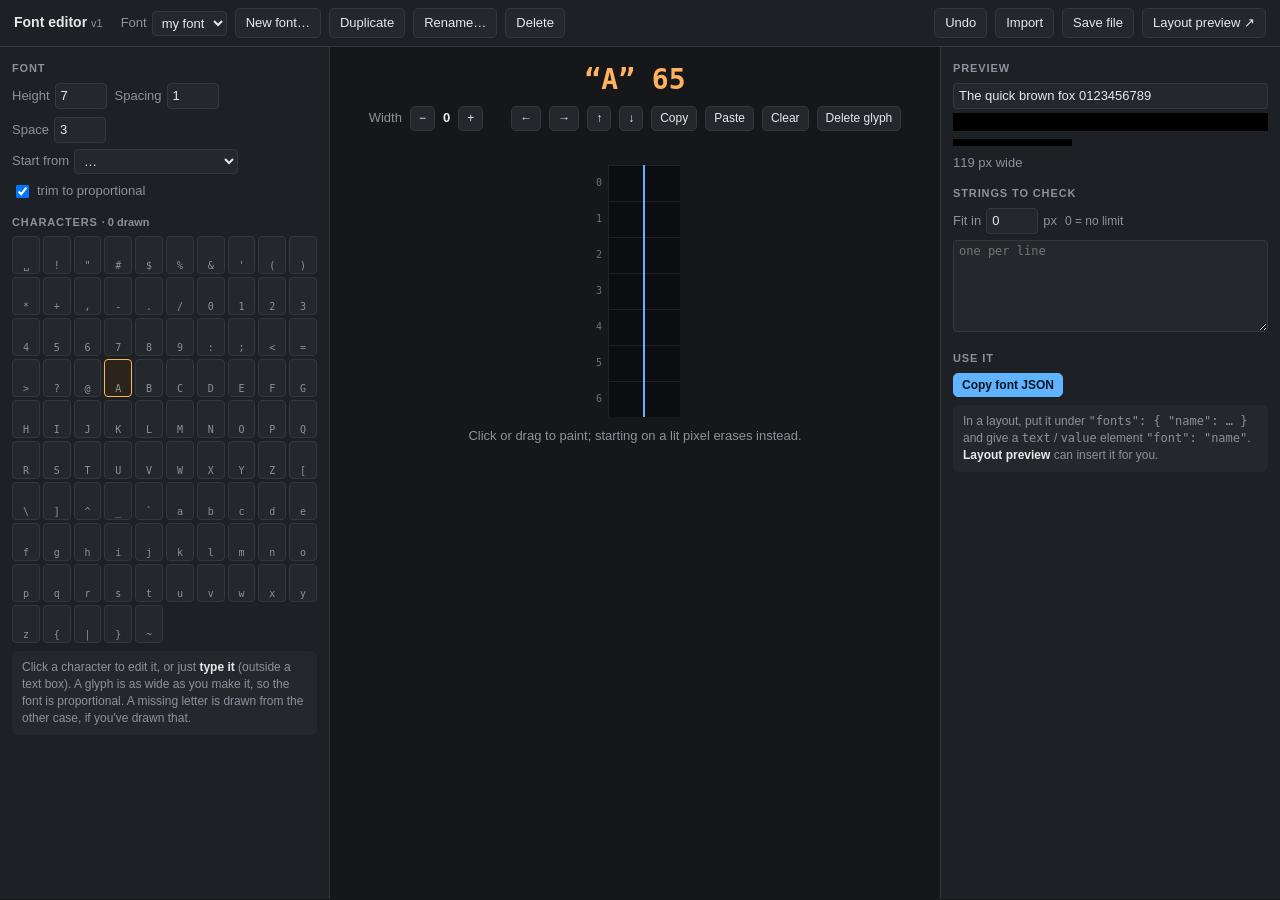
<file: font.html>
<!doctype html>
<html lang="en">
<head>
<meta charset="utf-8">
<meta name="viewport" content="width=device-width, initial-scale=1">
<title>Font Editor</title>
<style>
:root { --bg: #15171a; --panel: #1d2024; --panel2: #24282d; --line: #33383f; --text: #e6e8eb; --dim: #8b929b; --accent: #5fb3ff; --sel: #ffb35f; --ok: #8fdc9f; --bad: #ff7b7b; }
* { box-sizing: border-box; }
body { margin: 0; background: var(--bg); color: var(--text); font: 13px/1.4 -apple-system, BlinkMacSystemFont, "Segoe UI", sans-serif; }
header { display: flex; align-items: center; gap: 8px; padding: 8px 14px; border-bottom: 1px solid var(--line); background: var(--panel); flex-wrap: wrap; }
header h1 { font-size: 14px; margin: 0 10px 0 0; }
.sp { flex: 1; }
.btn { background: var(--panel2); color: var(--text); border: 1px solid var(--line); border-radius: 5px; padding: 5px 10px; font: inherit; cursor: pointer; }
.btn:hover { border-color: var(--accent); }
.btn.primary { background: var(--accent); color: #0b1520; border-color: var(--accent); font-weight: 600; }
.btn.sm { padding: 3px 8px; font-size: 12px; }
input[type=number], input.txt, select, textarea { background: var(--panel2); color: var(--text); border: 1px solid var(--line); border-radius: 4px; padding: 3px 5px; font: inherit; }
input[type=number] { width: 52px; }
label { color: var(--dim); display: inline-flex; gap: 5px; align-items: center; }
main { display: grid; grid-template-columns: 330px 1fr 340px; height: calc(100vh - 48px); }
aside { background: var(--panel); overflow: auto; padding: 0 0 14px; }
aside.l { border-right: 1px solid var(--line); }
aside.r { border-left: 1px solid var(--line); }
h2 { font-size: 11px; text-transform: uppercase; letter-spacing: .08em; color: var(--dim); margin: 14px 12px 6px; }
.row { display: flex; gap: 8px; align-items: center; padding: 0 12px; flex-wrap: wrap; margin-bottom: 6px; }
.map { display: grid; grid-template-columns: repeat(10, 1fr); gap: 3px; padding: 0 12px; }
.map button { background: var(--panel2); border: 1px solid var(--line); border-radius: 4px; height: 38px; padding: 2px; cursor: pointer; display: flex; flex-direction: column; align-items: center; justify-content: space-between; color: var(--dim); font: 10px ui-monospace, Menlo, monospace; }
.map button.has { color: var(--text); }
.map button.on { border-color: var(--sel); background: #2b241b; }
.map canvas { image-rendering: pixelated; }
.center { overflow: auto; display: flex; flex-direction: column; align-items: center; padding: 16px; gap: 10px; }
#cv { cursor: crosshair; touch-action: none; border-radius: 3px; }
.big { font: 600 28px ui-monospace, Menlo, monospace; color: var(--sel); }
.status { color: var(--dim); min-height: 18px; text-align: center; }
.status b { color: var(--sel); }
.pv { padding: 0 12px; }
.pv canvas { background: #000; image-rendering: pixelated; display: block; margin: 4px 0 8px; max-width: 100%; }
textarea { width: calc(100% - 24px); margin: 0 12px; font: 12px ui-monospace, Menlo, monospace; }
.checks { padding: 0 12px; font: 12px ui-monospace, Menlo, monospace; }
.checks div { display: flex; gap: 8px; padding: 1px 0; }
.checks .w { width: 44px; text-align: right; color: var(--dim); }
.checks .bad { color: var(--bad); }
.checks .ok { color: var(--ok); }
kbd { background: var(--panel2); border: 1px solid var(--line); border-radius: 3px; padding: 0 4px; font-size: 10px; color: var(--dim); }
.note { margin: 8px 12px; padding: 8px 10px; border-radius: 6px; background: var(--panel2); color: var(--dim); font-size: 12px; }
.note b { color: var(--text); }
</style>
</head>
<body>
<header>
  <h1>Font editor <span style="color:var(--dim);font-weight:400;font-size:11px">v1</span></h1>
  <label>Font <select id="fontSel"></select></label>
  <button class="btn" id="newFont">New font…</button>
  <button class="btn" id="dupFont">Duplicate</button>
  <button class="btn" id="renFont">Rename…</button>
  <button class="btn" id="delFont">Delete</button>
  <span class="sp"></span>
  <button class="btn" id="undo">Undo</button>
  <label class="btn" style="color:var(--text)">Import <input type="file" id="imp" accept=".json" hidden></label>
  <button class="btn" id="save">Save file</button>
  <a class="btn" href="layout.html" target="rmpui-layout" style="text-decoration:none">Layout preview ↗</a>
</header>
<main>
  <aside class="l">
    <h2>Font</h2>
    <div class="row"><label>Height <input type="number" id="height" min="1" max="32"></label><label title="Pixels between two glyphs">Spacing <input type="number" id="spacing" min="0" max="8"></label><label title="Width of a space (when there's no ' ' glyph) and of any character the font lacks">Space <input type="number" id="space" min="0" max="16"></label></div>
    <div class="row"><label>Start from <select id="starter"><option value="">…</option><option value="F3">Sidecar 3×5 (A–Z 0–9)</option><option value="F5">Sidecar 5×7 (A–Z 0–9)</option></select></label><label><input type="checkbox" id="trim" checked> trim to proportional</label></div>
    <h2>Characters <span id="count" style="text-transform:none;letter-spacing:0"></span></h2>
    <div class="map" id="map"></div>
    <div class="note">Click a character to edit it, or just <b>type it</b> (outside a text box). A glyph is as wide as you make it, so the font is proportional. A missing letter is drawn from the other case, if you've drawn that.</div>
  </aside>
  <section class="center">
    <div class="big" id="cur"></div>
    <div class="row" style="justify-content:center">
      <span style="color:var(--dim)">Width</span>
      <button class="btn sm" id="wMinus" title="Remove the right column (Shift: the left)">−</button><b id="wVal"></b><button class="btn sm" id="wPlus" title="Add a column on the right (Shift: on the left)">+</button>
      <span style="width:12px"></span>
      <button class="btn sm" data-shift="-1,0" title="Move left">←</button><button class="btn sm" data-shift="1,0" title="Move right">→</button><button class="btn sm" data-shift="0,-1" title="Move up">↑</button><button class="btn sm" data-shift="0,1" title="Move down">↓</button>
      <button class="btn sm" id="gCopy">Copy</button><button class="btn sm" id="gPaste">Paste</button><button class="btn sm" id="gClear">Clear</button><button class="btn sm" id="gDel">Delete glyph</button>
    </div>
    <canvas id="cv"></canvas>
    <div class="status" id="status">Click or drag to paint; starting on a lit pixel erases instead.</div>
  </section>
  <aside class="r">
    <h2>Preview</h2>
    <div class="pv"><input class="txt" id="sample" style="width:100%"><canvas id="pv4"></canvas><canvas id="pv1"></canvas><span id="pvw" style="color:var(--dim)"></span></div>
    <h2>Strings to check</h2>
    <div class="row"><label title="Flag strings wider than this">Fit in <input type="number" id="fitW" min="0" max="128" value="0"> px</label><span style="color:var(--dim);font-size:12px">0 = no limit</span></div>
    <textarea id="strs" rows="6" placeholder="one per line"></textarea>
    <div class="checks" id="checks"></div>
    <h2>Use it</h2>
    <div class="row"><button class="btn primary sm" id="copyJson">Copy font JSON</button></div>
    <div class="note">In a layout, put it under <code>"fonts": { "name": … }</code> and give a <code>text</code> / <code>value</code> element <code>"font": "name"</code>. <b>Layout preview</b> can insert it for you.</div>
  </aside>
</main>
<script type="module">
import * as R from "./rmpui.js";
import * as LIB from "./lib.js";
const $ = (id) => document.getElementById(id);
const STORE = "rmpui-fonts";
const CHARS = Array.from({ length: 95 }, (_, i) => String.fromCharCode(32 + i));
let DB, cur = "A", hist = [], clip = null, paint = null, Z = 28;
const blank = (name) => ({ format: "rmpui-font-1", name, height: 7, spacing: 1, space: 3, glyphs: {} });
function load() {
  try { const t = localStorage.getItem(STORE); if (t) { const d = JSON.parse(t); if (d.fonts && Object.keys(d.fonts).length) return d; } } catch (e) {}
  return { current: "my font", fonts: { "my font": blank("my font") } };
}
function persist() { try { localStorage.setItem(STORE, JSON.stringify(DB)); } catch (e) {} clearTimeout(syncTm); syncTm = setTimeout(sync, 400); }
// ---------- the library: every font is mirrored there as a "font" asset (DB.ids: name -> asset id), so layouts can
// use it by name; fonts in the library this page doesn't have yet (another browser tab, an import) are added here.
let syncTm = 0;
function fontThumb(f) {
  const txt = "Aa 09", h = Math.max(1, f.height | 0), cols = [];
  for (const ch of txt) {
    const g = f.glyphs?.[ch]; if (ch === " " || !g) { for (let i = 0; i < (f.space ?? 3); i++) cols.push(null); continue; }
    const w = Math.max(0, ...g.map((r) => r.length)); for (let i = 0; i < w; i++) cols.push(g.map((r) => r[i] === "#")); for (let i = 0; i < (f.spacing ?? 1); i++) cols.push(null);
  }
  const W = Math.max(1, Math.min(128, cols.length + 2)), H = Math.min(64, h + 2), g = new Uint8Array(W * H);
  cols.slice(0, W - 2).forEach((c, i) => c && c.forEach((on, j) => { if (on && j < H - 2) g[(j + 1) * W + i + 1] = 1; }));
  return LIB.thumbOf(g, W, H, 96);
}
async function sync() {
  try {
    const lib = await LIB.list("font", true), byId = new Map(lib.map((a) => [a.id, a])); let pulled = 0;
    DB.ids = DB.ids || {};
    for (const [n, f] of Object.entries(DB.fonts)) {
      let id = DB.ids[n];
      if (!id) { id = lib.find((a) => a.name === n)?.id || LIB.newId(); DB.ids[n] = id; }
      const a = byId.get(id); DB.seen = DB.seen || {};
      if (a && JSON.stringify(a.data) !== JSON.stringify(f) && a.updated > (DB.seen[id] || 0) && DB.seen[id]) {   // changed in the library since: take it
        delete DB.fonts[n]; delete DB.ids[n]; DB.fonts[a.name] = a.data; DB.ids[a.name] = id; if (DB.current === n) DB.current = a.name; DB.seen[id] = a.updated; pulled++; continue;
      }
      if (!a || a.name !== n || JSON.stringify(a.data) !== JSON.stringify(f)) DB.seen[id] = (await LIB.put({ ...(a || { id, type: "font", tags: [] }), name: n, data: f, thumb: fontThumb(f) })).updated;
      else DB.seen[id] = a.updated;
    }
    const mine = new Set(Object.values(DB.ids)); let added = 0;
    for (const a of lib) if (!mine.has(a.id) && a.data?.glyphs && !(a.name in DB.fonts)) { DB.fonts[a.name] = a.data; DB.ids[a.name] = a.id; added++; }
    try { localStorage.setItem(STORE, JSON.stringify(DB)); } catch (e) {}
    if (added || pulled) renderAll();
  } catch (e) {}
}
LIB.onChange((m) => { if (m.type === "font" && m.op === "put") sync(); });
// a link from the layout page: #open=<font name> shows it, #new=<name> makes it (blank) if it isn't there
function fromHash() {
  const h = new URLSearchParams(location.hash.slice(1)); if (!h.has("open") && !h.has("new")) return;
  const n = h.get("open") || h.get("new");
  history.replaceState(null, "", location.pathname);
  if (!n) return;
  if (!DB.fonts[n]) { if (!h.has("new")) return status(`there's no font “${n.replace(/</g, "&lt;")}” here`); push(); DB.fonts[n] = blank(n); status(`new font <b>${n.replace(/</g, "&lt;")}</b> for the layout: “Start from” gives you the Sidecar glyphs to begin with`); }
  DB.current = n; cur = Object.keys(F().glyphs)[0] || "A"; changed();
}
addEventListener("hashchange", fromHash);
const F = () => DB.fonts[DB.current];
function push() { hist.push(JSON.stringify(DB)); if (hist.length > 200) hist.shift(); }
function changed() { persist(); renderAll(); }
const glyph = (ch) => F().glyphs[ch];
const status = (h) => ($("status").innerHTML = h);

// ---------- the glyph grid
const cv = $("cv"), cx = cv.getContext("2d");
function rowsOf(ch) { const g = glyph(ch), h = F().height; const w = g ? Math.max(0, ...g.map((r) => r.length)) : 0; return Array.from({ length: h }, (_, j) => ((g && g[j]) || "").padEnd(w, ".").slice(0, w)); }
function setRows(ch, rows) { F().glyphs[ch] = rows; }
function drawGrid() {
  const h = F().height, rows = rowsOf(cur), w = rows[0]?.length || 0, MG = 18;
  Z = Math.max(10, Math.min(36, Math.floor(Math.min(460 / Math.max(w + 2, 4), 420 / h))));
  cv.width = (w + 2) * Z + MG; cv.height = h * Z + MG;
  cx.fillStyle = "#15171a"; cx.fillRect(0, 0, cv.width, cv.height);
  cx.font = "10px ui-monospace, Menlo, monospace"; cx.fillStyle = "#6b737c"; cx.textAlign = "center"; cx.textBaseline = "middle";
  for (let i = 0; i < w; i++) cx.fillText(String(i), MG + (i + 1.5) * Z, MG / 2);
  for (let j = 0; j < h; j++) cx.fillText(String(j), MG / 2, MG + (j + 0.5) * Z);
  cx.translate(MG, 0);
  cx.fillStyle = "#0b0d10"; cx.fillRect(0, MG, (w + 2) * Z, h * Z);   // a column of room either side (dim)
  cx.fillStyle = "#07090b"; cx.fillRect(Z, MG, w * Z, h * Z);
  for (let j = 0; j < h; j++) for (let i = 0; i < w; i++) if (rows[j][i] === "#") { cx.fillStyle = "#dfeeff"; cx.fillRect((i + 1) * Z + 1, MG + j * Z + 1, Z - 2, Z - 2); }
  cx.strokeStyle = "#1c232b";
  for (let i = 0; i <= w + 2; i++) { cx.beginPath(); cx.moveTo(i * Z + 0.5, MG); cx.lineTo(i * Z + 0.5, MG + h * Z); cx.stroke(); }
  for (let j = 0; j <= h; j++) { cx.beginPath(); cx.moveTo(0, MG + j * Z + 0.5); cx.lineTo((w + 2) * Z, MG + j * Z + 0.5); cx.stroke(); }
  cx.strokeStyle = "#5fb3ff"; cx.strokeRect(Z + 0.5, MG + 0.5, w * Z - 1, h * Z - 1);
  cx.setTransform(1, 0, 0, 1, 0, 0);
  $("cur").textContent = cur === " " ? "space" : `“${cur}”  ${cur.charCodeAt(0)}`;
  $("wVal").textContent = ` ${w} `;
}
// painting: a click outside the glyph's width widens it to reach
function cellAt(e) { const r = cv.getBoundingClientRect(), MG = 18; return [Math.floor(((e.clientX - r.left) * (cv.width / r.width) - MG) / Z) - 1, Math.floor(((e.clientY - r.top) * (cv.height / r.height) - MG) / Z)]; }
function setPx(i, j, on) {
  const h = F().height; if (j < 0 || j >= h) return;
  let rows = rowsOf(cur);
  if (i < 0) { if (!on) return; rows = rows.map((r) => ".".repeat(-i) + r); i = 0; }
  const w = rows[0]?.length || 0;
  if (i >= w) { if (!on) return; rows = rows.map((r) => r + ".".repeat(i - w + 1)); }
  rows[j] = rows[j].slice(0, i) + (on ? "#" : ".") + rows[j].slice(i + 1);
  setRows(cur, rows);
}
cv.addEventListener("pointerdown", (e) => {
  cv.setPointerCapture(e.pointerId);
  const [i, j] = cellAt(e), rows = rowsOf(cur), lit = rows[j] && rows[j][i] === "#";
  push(); paint = !lit; setPx(i, j, paint); drawGrid(); renderLive();
});
cv.addEventListener("pointermove", (e) => {
  const [i, j] = cellAt(e);
  status(`column ${i}, row ${j}`);
  if (paint === null) return;
  setPx(i, j, paint); drawGrid(); renderLive();
});
cv.addEventListener("pointerup", () => { if (paint !== null) { paint = null; changed(); } });

// ---------- glyph tools
$("wPlus").onclick = (e) => { push(); const rows = rowsOf(cur); setRows(cur, rows.length && rows[0].length ? rows.map((r) => (e.shiftKey ? "." + r : r + ".")) : Array(F().height).fill(".")); changed(); };
$("wMinus").onclick = (e) => { push(); setRows(cur, rowsOf(cur).map((r) => (e.shiftKey ? r.slice(1) : r.slice(0, -1)))); changed(); };
document.querySelectorAll("[data-shift]").forEach((b) => (b.onclick = () => {
  const [dx, dy] = b.dataset.shift.split(",").map(Number), rows = rowsOf(cur), w = rows[0]?.length || 0, h = rows.length;
  push();
  setRows(cur, rows.map((_, j) => Array.from({ length: w }, (_, i) => { const si = i - dx, sj = j - dy; return si >= 0 && si < w && sj >= 0 && sj < h ? rows[sj][si] : "."; }).join("")));
  changed();
}));
$("gCopy").onclick = () => { clip = rowsOf(cur); status(`copied “${cur}”: pick another character and Paste`); };
$("gPaste").onclick = () => { if (!clip) return; push(); setRows(cur, clip.slice()); changed(); };
$("gClear").onclick = () => { push(); setRows(cur, rowsOf(cur).map((r) => ".".repeat(r.length))); changed(); };
$("gDel").onclick = () => { push(); delete F().glyphs[cur]; changed(); };

// ---------- the character map
function mini(ch, s = 2) {
  const c = document.createElement("canvas"), rows = rowsOf(ch), w = rows[0]?.length || 0, h = F().height;
  const sc = Math.max(1, Math.min(s, Math.floor(22 / h)));
  c.width = Math.max(1, w) * sc; c.height = h * sc;
  const x = c.getContext("2d"); x.fillStyle = "#dfeeff";
  rows.forEach((r, j) => [...r].forEach((p, i) => p === "#" && x.fillRect(i * sc, j * sc, sc, sc)));
  return c;
}
function renderMap() {
  const m = $("map"); m.innerHTML = "";
  for (const ch of CHARS) {
    const b = document.createElement("button"), has = !!glyph(ch);
    b.className = (has ? "has" : "") + (ch === cur ? " on" : "");
    b.title = ch === " " ? "space" : ch;
    b.append(has ? mini(ch) : document.createElement("span"), ch === " " ? "␣" : ch);
    b.onclick = () => { cur = ch; renderAll(); };
    m.append(b);
  }
  $("count").textContent = `· ${Object.keys(F().glyphs).length} drawn`;
}

// ---------- preview and checks, drawn by the real renderer's font code
function renderText(c, s, scale) {
  const CF = R.compileFont(F()), w = Math.max(1, R.measure(CF, s)), h = F().height;
  const L = { format: "rmpui-1", fonts: { f: F() }, pages: { 1: [{ type: "text", x: 0, y: 0, text: s, font: "f" }] } };
  const fb = R.render(L, 1, []).fb, W = Math.min(128, w);
  c.width = W * scale; c.height = h * scale;
  const x = c.getContext("2d"); x.fillStyle = "#000"; x.fillRect(0, 0, c.width, c.height); x.fillStyle = "#dfeeff";
  for (let j = 0; j < h; j++) for (let i = 0; i < W; i++) if (fb[j * 16 + (i >> 3)] & (0x80 >> (i & 7))) x.fillRect(i * scale, j * scale, scale, scale);
  return w;
}
function renderLive() {
  const s = $("sample").value, w = renderText($("pv4"), s, 3); renderText($("pv1"), s, 1);
  $("pvw").textContent = `${w} px wide${w > 128 ? " (the screen is 128: cut off)" : ""}`;
  const CF = R.compileFont(F()), fit = +$("fitW").value, box = $("checks"); box.innerHTML = "";
  for (const line of $("strs").value.split("\n")) {
    if (!line) continue;
    const w = R.measure(CF, line), miss = [...new Set([...line].filter((ch) => ch !== " " && !CF.g[ch] && !CF.g[ch === ch.toUpperCase() ? ch.toLowerCase() : ch.toUpperCase()]))];
    const d = document.createElement("div"), over = fit && w > fit;
    d.innerHTML = `<span class="w ${over ? "bad" : fit ? "ok" : ""}">${w}px</span><span>${line.replace(/</g, "&lt;")}</span>${miss.length ? `<span class="bad">no ${miss.join(" ")}</span>` : ""}`;
    box.append(d);
  }
}
function renderAll() {
  const sel = $("fontSel"); sel.innerHTML = Object.keys(DB.fonts).map((n) => `<option ${n === DB.current ? "selected" : ""}>${n.replace(/</g, "&lt;")}</option>`).join("");
  $("height").value = F().height; $("spacing").value = F().spacing; $("space").value = F().space;
  $("sample").value = DB.sample ?? "The quick brown fox 0123456789"; $("strs").value = DB.checks ?? ""; $("fitW").value = DB.fit ?? 0;
  drawGrid(); renderMap(); renderLive();
}

// ---------- fonts
$("fontSel").onchange = () => { DB.current = $("fontSel").value; changed(); };
$("newFont").onclick = () => { const n = prompt("Name of the new font:", "my font " + (Object.keys(DB.fonts).length + 1)); if (!n || DB.fonts[n]) return; push(); DB.fonts[n] = blank(n); DB.current = n; changed(); };
$("dupFont").onclick = () => { const n = DB.current + " copy"; push(); DB.fonts[n] = { ...JSON.parse(JSON.stringify(F())), name: n }; DB.current = n; changed(); };
$("renFont").onclick = () => { const n = prompt("New name:", DB.current); if (!n || DB.fonts[n]) return; push(); DB.fonts[n] = { ...F(), name: n }; DB.ids = DB.ids || {}; if (DB.ids[DB.current]) { DB.ids[n] = DB.ids[DB.current]; delete DB.ids[DB.current]; } delete DB.fonts[DB.current]; DB.current = n; changed(); };
$("delFont").onclick = () => {
  if (Object.keys(DB.fonts).length < 2 || !confirm(`Delete the font "${DB.current}"? It goes from the library too (layouts that use it by name will miss it).`)) return;
  push(); const id = DB.ids?.[DB.current]; if (id) { LIB.del(id).catch(() => {}); delete DB.ids[DB.current]; }
  delete DB.fonts[DB.current]; DB.current = Object.keys(DB.fonts)[0]; changed();
};
for (const id of ["height", "spacing", "space"]) $(id).onchange = () => { push(); F()[id] = Math.max(id === "height" ? 1 : 0, $(id).value | 0); changed(); };
$("sample").oninput = () => { DB.sample = $("sample").value; persist(); renderLive(); };
$("strs").oninput = () => { DB.checks = $("strs").value; persist(); renderLive(); };
$("fitW").oninput = () => { DB.fit = +$("fitW").value; persist(); renderLive(); };
// the Sidecar's CC0 fonts as a start (ASCII 32..95, upper case only)
$("starter").onchange = () => {
  const which = $("starter").value; $("starter").value = ""; if (!which) return;
  const data = R.FONT_DATA[which], cols = which === "F3" ? 3 : 5, rows = which === "F3" ? 5 : 7;
  push();
  F().height = rows;
  for (let c = 33; c <= 95; c++) {
    const g = data.slice((c - 32) * cols, (c - 31) * cols);
    let r = Array.from({ length: rows }, (_, j) => g.map((col) => ((col >> j) & 1 ? "#" : ".")).join(""));
    if ($("trim").checked) { const on = [...Array(cols).keys()].filter((i) => r.some((row) => row[i] === "#")); if (on.length) r = r.map((row) => row.slice(on[0], on[on.length - 1] + 1)); }
    F().glyphs[String.fromCharCode(c)] = r;
  }
  status(`loaded the Sidecar ${which === "F3" ? "3×5" : "5×7"} glyphs (! to _): draw lower case and the rest yourself`);
  changed();
};
$("undo").onclick = undo;
function undo() { const t = hist.pop(); if (t) { DB = JSON.parse(t); changed(); } }
$("save").onclick = () => { const a = document.createElement("a"); a.href = URL.createObjectURL(new Blob([JSON.stringify(F(), null, 1)], { type: "application/json" })); a.download = DB.current.replace(/[^A-Za-z0-9_-]+/g, "_") + ".font.json"; a.click(); };
$("imp").onchange = async (e) => {
  const f = e.target.files[0]; if (!f) return;
  try { const j = JSON.parse(await f.text()); if (!j.glyphs) throw 0; push(); const n = DB.fonts[j.name] ? j.name + " (imported)" : j.name || "imported"; DB.fonts[n] = { ...j, name: n }; DB.current = n; changed(); }
  catch (err) { status("that file isn't a font (rmpui-font-1)"); }
};
$("copyJson").onclick = () => { navigator.clipboard?.writeText(JSON.stringify(F())); status(`copied the font “${DB.current}” as JSON`); };
document.addEventListener("keydown", (e) => {
  if (["INPUT", "SELECT", "TEXTAREA"].includes(e.target.tagName)) return;
  if ((e.metaKey || e.ctrlKey) && e.key === "z") { e.preventDefault(); undo(); return; }
  if ((e.metaKey || e.ctrlKey) && e.key === "c") { e.preventDefault(); $("gCopy").click(); return; }
  if ((e.metaKey || e.ctrlKey) && e.key === "v") { e.preventDefault(); $("gPaste").click(); return; }
  if (e.metaKey || e.ctrlKey || e.altKey) return;
  if (e.key.length === 1 && e.key >= " " && e.key <= "~") { e.preventDefault(); cur = e.key; renderAll(); }
});
// another page (a tutorial) can hand a font over
addEventListener("storage", (e) => { if (e.key === STORE) { DB = load(); renderAll(); } });
DB = load();
cur = Object.keys(F().glyphs)[0] || "A";
renderAll();
sync().then(fromHash);
</script>
</body>
</html>
</file>
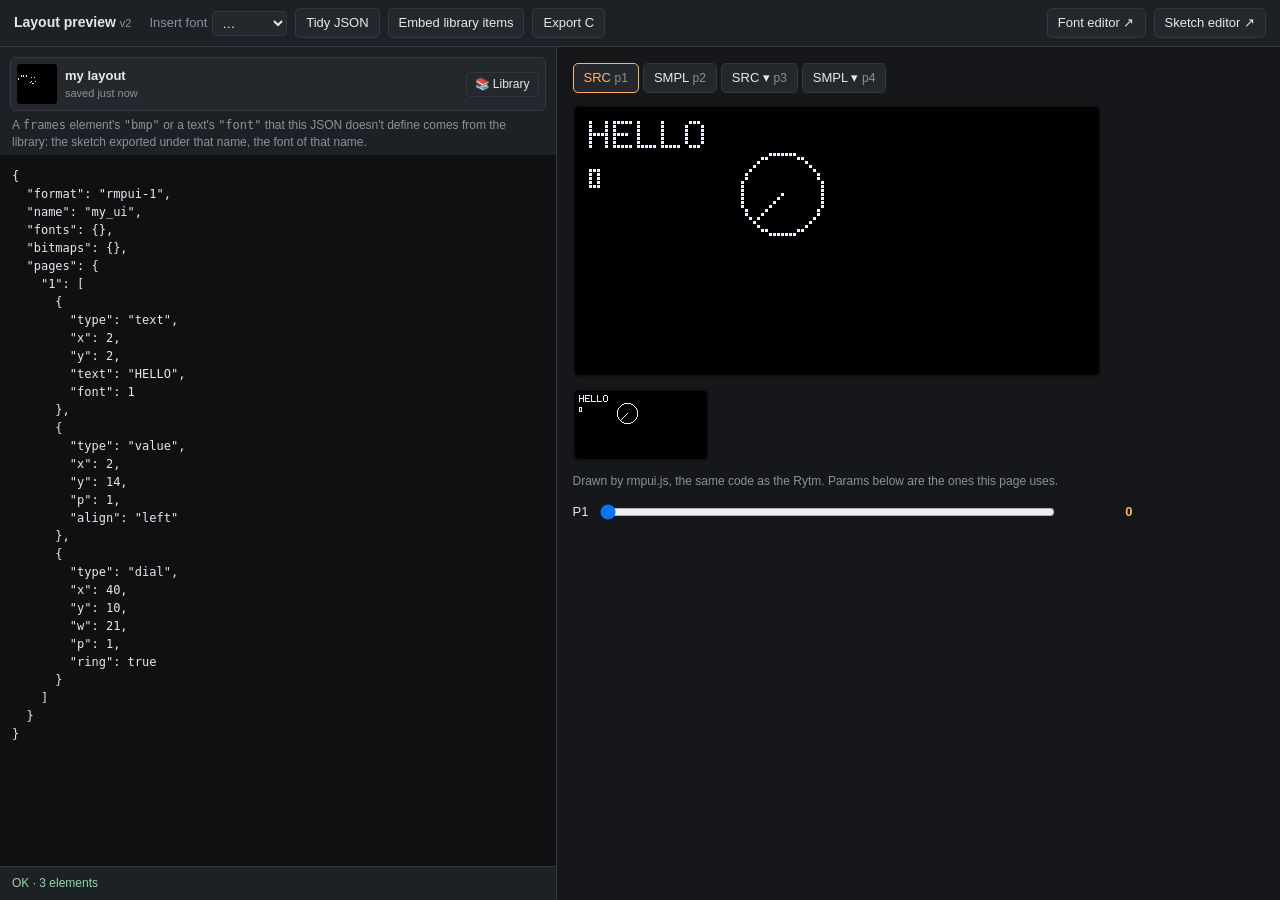
<file: layout.html>
<!doctype html>
<html lang="en">
<head>
<meta charset="utf-8">
<meta name="viewport" content="width=device-width, initial-scale=1">
<title>Layout Preview</title>
<style>
:root { --bg: #15171a; --panel: #1d2024; --panel2: #24282d; --line: #33383f; --text: #e6e8eb; --dim: #8b929b; --accent: #5fb3ff; --sel: #ffb35f; --ok: #8fdc9f; --bad: #ff7b7b; }
* { box-sizing: border-box; }
body { margin: 0; background: var(--bg); color: var(--text); font: 13px/1.4 -apple-system, BlinkMacSystemFont, "Segoe UI", sans-serif; }
header { display: flex; align-items: center; gap: 8px; padding: 8px 14px; border-bottom: 1px solid var(--line); background: var(--panel); flex-wrap: wrap; }
header h1 { font-size: 14px; margin: 0 10px 0 0; }
.sp { flex: 1; }
.btn { background: var(--panel2); color: var(--text); border: 1px solid var(--line); border-radius: 5px; padding: 5px 10px; font: inherit; cursor: pointer; text-decoration: none; }
.btn:hover { border-color: var(--accent); }
.btn.on { border-color: var(--sel); color: var(--sel); }
select, input[type=number] { background: var(--panel2); color: var(--text); border: 1px solid var(--line); border-radius: 4px; padding: 3px 5px; font: inherit; }
label { color: var(--dim); display: inline-flex; gap: 5px; align-items: center; }
body { display: flex; flex-direction: column; height: 100vh; }
main { display: grid; grid-template-columns: minmax(360px, 1fr) minmax(560px, 1.3fr); flex: 1; min-height: 0; }
.l { border-right: 1px solid var(--line); display: flex; flex-direction: column; background: var(--panel); }
textarea { flex: 1; margin: 0; border: 0; background: #0e1012; color: var(--text); padding: 12px; font: 12px/1.5 ui-monospace, Menlo, monospace; resize: none; outline: none; }
.errs { padding: 8px 12px; font-size: 12px; border-top: 1px solid var(--line); max-height: 140px; overflow: auto; }
.errs .bad { color: var(--bad); }
.errs .ok { color: var(--ok); }
.r { overflow: auto; padding: 16px; display: flex; flex-direction: column; gap: 12px; align-items: flex-start; }
.tabs { display: flex; gap: 4px; }
.screen { background: #000; padding: 8px; border-radius: 6px; box-shadow: inset 0 0 0 2px #111; }
.screen canvas { display: block; image-rendering: pixelated; }
.params { display: grid; grid-template-columns: auto 1fr auto; gap: 6px 10px; align-items: center; width: 100%; max-width: 560px; }
.params b { color: var(--sel); font-variant-numeric: tabular-nums; min-width: 70px; text-align: right; }
.params input[type=range] { width: 100%; }
.dim { color: var(--dim); font-size: 12px; }
.btn.sm { padding: 3px 8px; font-size: 12px; }
.refs { width: 100%; max-width: 560px; display: flex; flex-direction: column; gap: 4px; }
.refs h3 { font-size: 11px; text-transform: uppercase; letter-spacing: .08em; color: var(--dim); margin: 6px 0 2px; }
.ref { display: flex; align-items: center; gap: 8px; padding: 4px 8px; border: 1px solid var(--line); border-radius: 5px; background: var(--panel); }
.ref img { width: 28px; height: 28px; object-fit: contain; background: #000; image-rendering: pixelated; }
.ref .t { flex: 1; min-width: 0; }
.ref .t span { color: var(--dim); font-size: 12px; }
.ref.miss { border-color: #6a3a3a; }
.ref .k { font-size: 11px; color: var(--dim); min-width: 34px; }
</style>
</head>
<body>
<header>
  <h1>Layout preview <span style="color:var(--dim);font-weight:400;font-size:11px">v2</span></h1>
  <label>Insert font <select id="fontIns"><option value="">…</option></select></label>
  <button class="btn" id="fmt">Tidy JSON</button>
  <button class="btn" id="embed" title="Copy every bitmap and font this layout takes from the library into its JSON, so the JSON works on its own (for the Rytm build, or to share)">Embed library items</button>
  <button class="btn" id="expC" title="Download this layout as a C header for rmp_ui.c, with every bitmap and font it uses from the library">Export C</button>
  <span class="sp"></span>
  <a class="btn" href="font.html" target="rmpui-font">Font editor ↗</a>
  <a class="btn" href="sketch.html" target="rmpui-sketch">Sketch editor ↗</a>
</header>
<main>
  <section class="l">
    <div id="libBar"></div>
    <div class="dim" style="padding:6px 12px 4px">A <code>frames</code> element's <code>"bmp"</code> or a text's <code>"font"</code> that this JSON doesn't define comes from the library: the sketch exported under that name, the font of that name.</div>
    <textarea id="src" spellcheck="false"></textarea>
    <div class="errs" id="errs"></div>
  </section>
  <section class="r">
    <div class="tabs" id="tabs"></div>
    <div class="screen"><canvas id="scr"></canvas></div>
    <div class="screen" style="padding:4px"><canvas id="scr1"></canvas></div>
    <div class="dim">Drawn by rmpui.js, the same code as the Rytm. Params below are the ones this page uses.</div>
    <div class="params" id="params"></div>
    <div class="refs" id="refs"></div>
  </section>
</main>
<script type="module">
import * as R from "./rmpui.js";
import * as LIB from "./lib.js";
import { libUI, esc } from "./lib-ui.js";
const $ = (id) => document.getElementById(id);
// STORE: the open layout's text (a tutorial can hand one over here, naming it in FROMK); CURK: its library id
const STORE = "rmpui-layout-current", FONTS = "rmpui-fonts", CURK = "rmpui-layout-cur", FROMK = "rmpui-layout-from";
const TOP14 = 127 * 128;
// JSON with lists of strings (glyph rows, list items) kept on one line
const pretty = (o) => JSON.stringify(o, null, 2).replace(/\[\n\s+("[^\n]*",?\n\s+)+"[^\n]*"\n\s+\]/g, (m) => "[" + m.slice(1, -1).trim().split(/,\n\s+/).join(", ") + "]");
let page = 1, P = new Array(32).fill(0), layout = null, full = null, refs = [], curId = null, saveTm = 0, lastFb = null;
const sample = { format: "rmpui-1", name: "my_ui", fonts: {}, bitmaps: {}, pages: { 1: [
  { type: "text", x: 2, y: 2, text: "HELLO", font: 1 },
  { type: "value", x: 2, y: 14, p: 1, align: "left" },
  { type: "dial", x: 40, y: 10, w: 21, p: 1, ring: true },
] } };
function getSrc() { try { return localStorage.getItem(STORE) || pretty(sample); } catch (e) { return pretty(sample); } }
function persist() { try { localStorage.setItem(STORE, $("src").value); } catch (e) {} scheduleSave(); }
function parse() {
  try { layout = JSON.parse($("src").value); return null; } catch (e) { layout = null; return e.message; }
}

// ---------- names the JSON doesn't define, from the library: a sketch's exported bitmap (by its export name), a font
let libBmp = new Map(), libFont = new Map();   // name -> { id, asset (name), data, thumb, more (other assets with it) }
async function loadLib() {
  try {
    const [sk, ft] = await Promise.all([LIB.list("sketch", true), LIB.list("font", true)]);   // newest first: the newest wins a name
    libBmp = new Map(); libFont = new Map();
    for (const a of sk) for (const [k, b] of Object.entries(a.data?.bitmap || {})) {
      if (libBmp.has(k)) libBmp.get(k).more.push(a.name); else libBmp.set(k, { id: a.id, asset: a.name, data: b, thumb: a.thumb, more: [] });
    }
    for (const a of ft) if (a.data?.glyphs) { if (libFont.has(a.name)) libFont.get(a.name).more.push(a.name); else libFont.set(a.name, { id: a.id, asset: a.name, data: a.data, more: [] }); }
  } catch (e) {}
  draw();
}
const fontName = (f) => typeof f === "string" && f !== "" && isNaN(Number(f));
// the layout as the Rytm would get it once the library items are embedded, and what came from where
function resolve(L) {
  const out = { ...L, bitmaps: { ...(L.bitmaps || {}) }, fonts: { ...(L.fonts || {}) } }, seen = new Map();
  const note = (kind, name, el, pg) => { const k = kind + ":" + name; if (!seen.has(k)) seen.set(k, { kind, name, pages: new Set(), el }); seen.get(k).pages.add(pg); };
  for (const [pg, els] of Object.entries(L.pages || {})) for (const el of els || []) {
    if (el.type === "frames" && el.bmp) note("bmp", String(el.bmp), el, pg);
    if (fontName(el.font)) note("font", el.font, el, pg);
  }
  const list = [];
  for (const r of seen.values()) {
    const inl = r.kind === "bmp" ? L.bitmaps?.[r.name] : L.fonts?.[r.name], lib = (r.kind === "bmp" ? libBmp : libFont).get(r.name);
    if (inl) list.push({ ...r, from: "inline", lib });
    else if (lib) { (r.kind === "bmp" ? out.bitmaps : out.fonts)[r.name] = lib.data; list.push({ ...r, from: "lib", lib }); }
    else list.push({ ...r, from: "none" });
  }
  return { L: out, list };
}
// where a new sketch for a frames element goes: the knob slot under its x, y (tall top row), and that slot's size
function slotFor(el) {
  const x = el.x | 0, y = el.y | 0, row = y >= 40 ? 1 : 0, slot = row * 4 + Math.max(0, Math.min(3, Math.floor((x + 4) / 32)));
  return { slot, w: 28, h: row ? 11 : 21 };
}
function renderRefs() {
  const box = $("refs");
  if (!refs.length) { box.innerHTML = ""; return; }
  const row = (r) => {
    const kind = r.kind === "bmp" ? "bitmap" : "font", pgs = `page ${[...r.pages].join(", ")}`;
    let txt, btns = "";
    if (r.from === "lib") {
      txt = `<b>${esc(r.name)}</b> <span>← library ${r.kind === "bmp" ? "sketch" : "font"} “${esc(r.lib.asset)}” · ${pgs}${r.lib.more.length ? ` · also exported by ${esc(r.lib.more.join(", "))} (the newest wins)` : ""}</span>`;
      btns = `<button class="btn sm" data-edit="${r.kind}:${r.lib.id}:${esc(r.name)}">Edit ↗</button>`;
    } else if (r.from === "inline") {
      txt = `<b>${esc(r.name)}</b> <span>in this JSON · ${pgs}${r.lib ? ` · the library has one too (“${esc(r.lib.asset)}”)` : ""}</span>`;
      if (r.lib) btns = `<button class="btn sm" data-unembed="${r.kind}:${esc(r.name)}" title="Delete the copy in this JSON, so the library's (and any later edit of it) is used">Use library's</button>`;
    } else {
      txt = `<b>${esc(r.name)}</b> <span>not in this JSON or the library · ${pgs}</span>`;
      btns = `<button class="btn sm" data-make="${r.kind}:${esc(r.name)}">Make ${r.kind === "bmp" ? "sketch" : "font"} ↗</button>`;
    }
    const th = r.from === "lib" && r.lib.thumb ? `<img src="${r.lib.thumb}" alt="">` : "";
    return `<div class="ref ${r.from === "none" ? "miss" : ""}" data-key="${r.kind}:${esc(r.name)}"><span class="k">${kind}</span>${th}<span class="t">${txt}</span>${btns}</div>`;
  };
  box.innerHTML = `<h3>Bitmaps and fonts by name</h3>` + refs.map(row).join("");
  box.querySelectorAll("[data-edit]").forEach((b) => (b.onclick = () => {
    const [k, id] = b.dataset.edit.split(":");
    if (k === "bmp") window.open(`sketch.html#open=${id}`, "rmpui-sketch"); else window.open(`font.html#open=${encodeURIComponent(b.dataset.edit.split(":").slice(2).join(":"))}`, "rmpui-font");
  }));
  box.querySelectorAll("[data-make]").forEach((b) => (b.onclick = () => {
    const [k, ...n] = b.dataset.make.split(":"), name = n.join(":"), r = refs.find((x) => x.kind === k && x.name === name);
    if (k === "bmp") { const s = slotFor(r.el); window.open(`sketch.html#new=${encodeURIComponent(name)}&w=${s.w}&h=${s.h}&slot=${s.slot}`, "rmpui-sketch"); }
    else window.open(`font.html#new=${encodeURIComponent(name)}`, "rmpui-font");
  }));
  box.querySelectorAll("[data-unembed]").forEach((b) => (b.onclick = () => {
    const [k, ...n] = b.dataset.unembed.split(":"), name = n.join(":");
    if (parse()) return;
    delete layout[k === "bmp" ? "bitmaps" : "fonts"][name];
    $("src").value = pretty(layout); persist(); draw();
  }));
}
$("expC").onclick = () => {
  if (parse()) return;
  const { L } = resolve(layout), id = (String(layout.name || "layout").toLowerCase().replace(/[^a-z0-9]+/g, "_").replace(/^_+|_+$/g, "") || "layout").replace(/^(\d)/, "_$1");
  const errs = R.validate(L);
  if (errs.length && !confirm(`The layout has problems:\n${errs.slice(0, 6).join("\n")}\n\nExport anyway?`)) return;
  const a = document.createElement("a"); a.href = URL.createObjectURL(new Blob([R.toC(L, id + "_ui")], { type: "text/x-c" }));
  a.download = `${id}_ui.h`; a.click(); setTimeout(() => URL.revokeObjectURL(a.href), 1000);
  $("errs").insertAdjacentHTML("afterbegin", `<div class="ok">Downloaded ${esc(id)}_ui.h: <code>rmpui_draw(&amp;${esc(id)}_ui, page, p, fb)</code> draws it (rmp_ui.c).</div>`);
};
$("embed").onclick = () => {
  if (parse()) return;
  const got = refs.filter((r) => r.from === "lib");
  if (!got.length) { $("errs").insertAdjacentHTML("afterbegin", `<div class="dim">Nothing to embed: everything is already in the JSON.</div>`); return; }
  for (const r of got) { const k = r.kind === "bmp" ? "bitmaps" : "fonts"; layout[k] = { ...(layout[k] || {}), [r.name]: r.lib.data }; }
  $("src").value = pretty(layout); persist(); draw();
  $("errs").insertAdjacentHTML("afterbegin", `<div class="ok">Embedded ${got.map((r) => esc(r.name)).join(", ")}: the JSON now works on its own (and no longer follows the library for them; “Use library's” undoes it).</div>`);
};

// the params a page uses, and any detents an element gives a param
function used() {
  const m = new Map();
  for (const el of (layout?.pages?.[page]) || []) for (const k of [el.p, el.if?.p, el.a, el.d, el.s, el.r]) if (k >= 1 && k <= 32 && !m.has(k)) m.set(k, 0);
  for (const el of (layout?.pages?.[page]) || []) if (el.p >= 1 && el.index?.detents > 1) m.set(el.p, el.index.detents);
  return [...m.entries()].sort((a, b) => a[0] - b[0]);
}
function renderParams() {
  const box = $("params"); box.innerHTML = "";
  for (const [k, det] of used()) {
    const lab = document.createElement("span"); lab.textContent = `P${k}`;
    const r = Object.assign(document.createElement("input"), { type: "range", min: 0, max: det > 1 ? det - 1 : 127, step: 1 });
    const v = document.createElement("b");
    const fromP = () => (det > 1 ? Math.round((Math.round(P[k - 1] * 128) * (det - 1)) / TOP14) : Math.round(P[k - 1]));
    r.value = fromP();
    const show = () => { v.textContent = det > 1 ? `detent ${r.value}` : String(Math.round(P[k - 1])); };
    r.oninput = () => {   // a detent's exact value, as Sidecar sends it: (q * 127.0 + half) / (N - 1), in 1/128 steps
      P[k - 1] = det > 1 ? Math.trunc((r.value * TOP14 + ((det - 1) >> 1)) / (det - 1)) / 128 : +r.value;
      show(); draw();
    };
    show();
    box.append(lab, r, v);
  }
  if (!box.children.length) box.innerHTML = `<span class="dim" style="grid-column:1/-1">This page uses no params.</span>`;
}
function draw() {
  const e = $("errs"), err = parse();
  if (err) { e.innerHTML = `<div class="bad">JSON: ${err}</div>`; return; }
  ({ L: full, list: refs } = resolve(layout));
  renderRefs();
  const v = R.validate(full), fromLib = refs.filter((r) => r.from === "lib").length;
  e.innerHTML = v.length ? v.map((x) => `<div class="bad">${x.replace(/</g, "&lt;")}</div>`).join("") : `<div class="ok">OK · ${R.cost(full).elements} elements${fromLib ? ` · ${fromLib} from the library` : ""}</div>`;
  let fb;
  try { fb = R.render(full, page, P).fb; } catch (x) { e.innerHTML += `<div class="bad">render: ${x.message}</div>`; return; }
  lastFb = page === 1 ? fb : lastFb;
  for (const [c, s] of [[$("scr"), 4], [$("scr1"), 1]]) {
    c.width = 128 * s; c.height = 64 * s;
    const x = c.getContext("2d"); x.fillStyle = "#000"; x.fillRect(0, 0, c.width, c.height); x.fillStyle = "#e9f2ff";
    for (let j = 0; j < 64; j++) for (let i = 0; i < 128; i++) if (fb[j * 16 + (i >> 3)] & (0x80 >> (i & 7))) x.fillRect(i * s, j * s, s - (s > 3 ? 1 : 0), s - (s > 3 ? 1 : 0));
  }
}
function renderTabs() {
  $("tabs").innerHTML = ["SRC", "SMPL", "SRC ▾", "SMPL ▾"].map((n, i) => `<button class="btn ${page === i + 1 ? "on" : ""}" data-p="${i + 1}">${n} <span class="dim">p${i + 1}</span></button>`).join("");
  document.querySelectorAll("[data-p]").forEach((b) => (b.onclick = () => { page = +b.dataset.p; renderTabs(); renderParams(); draw(); }));
}
// "Insert font" copies a font into the JSON (fonts named in an element come from the library without it)
async function fontList() {
  const fonts = {};
  try { for (const a of await LIB.list("font", true)) if (!(a.name in fonts)) fonts[a.name] = a.data; } catch (e) {}
  try { for (const [n, f] of Object.entries(JSON.parse(localStorage.getItem(FONTS) || "{}").fonts || {})) if (!(n in fonts)) fonts[n] = f; } catch (e) {}
  $("fontIns").innerHTML = `<option value="">…</option>` + Object.keys(fonts).map((n) => `<option>${esc(n)}</option>`).join("");
  return fonts;
}
$("fontIns").onfocus = fontList;
$("fontIns").onchange = async () => {
  const n = $("fontIns").value, fonts = await fontList(); $("fontIns").value = "";
  if (!n || parse()) return;
  layout.fonts = { ...(layout.fonts || {}), [n]: fonts[n] };
  $("src").value = pretty(layout); persist(); draw();
};
$("fmt").onclick = () => { if (!parse()) { $("src").value = pretty(layout); persist(); } };
let tm = 0;
$("src").oninput = () => { clearTimeout(tm); tm = setTimeout(() => { persist(); draw(); renderParams(); }, 250); };

// ---------- the library: each layout is an asset { data: { src } }, its thumb page 1
function thumb() {
  let fb = lastFb; if (!fb && !parse()) try { fb = R.render(resolve(layout).L, 1, P).fb; } catch (e) {}
  const g = new Uint8Array(128 * 64); if (fb) for (let j = 0; j < 64; j++) for (let i = 0; i < 128; i++) g[j * 128 + i] = (fb[j * 16 + (i >> 3)] >> (7 - (i & 7))) & 1;
  return LIB.thumbOf(g, 128, 64, 128);
}
let pending = false, savedAt = 0;
function scheduleSave() { if (!curId) return; clearTimeout(saveTm); pending = true; ui?.saving(); saveTm = setTimeout(save, 400); }
async function save() {
  clearTimeout(saveTm); if (!curId) return;
  const id = curId, src = $("src").value, th = thumb(); pending = false;
  try { const a = (await LIB.get(id)) || { id, type: "layout", name: "layout" }; savedAt = (await LIB.put({ ...a, data: { src }, thumb: th })).updated; ui.refresh(); }
  catch (e) { ui.failed(e.message); }
}
function useLayout(id, src) {
  curId = id; savedAt = 0; $("src").value = src;
  try { localStorage.setItem(STORE, src); localStorage.setItem(CURK, id); } catch (e) {}
  page = 1; lastFb = null; renderTabs(); draw(); renderParams();
}
async function open(id) { if (id === curId) return; if (curId) await save(); const a = await LIB.get(id); if (a) useLayout(a.id, a.data?.src || pretty(sample)); }
async function create(src, name) {
  if (curId) await save();
  const id = LIB.newId(); name = await LIB.freeName("layout", name || "layout");
  useLayout(id, src || pretty({ ...sample, pages: { 1: [] } }));
  await LIB.put({ id, type: "layout", name, tags: [], data: { src: $("src").value }, thumb: thumb() });
  ui.refresh();
}
const ui = libUI({ type: "layout", noun: "layout", bar: $("libBar"), current: () => curId, open, save,
  reload: async (id) => { clearTimeout(saveTm); curId = null; await open(id); },
  create: () => create(null, "layout"), duplicate: (a) => create(a.data?.src, a.name + " copy") });
// a tutorial's layout: STORE holds it, FROMK names it; it becomes a new library layout
async function incoming() {
  let from = null; try { from = JSON.parse(localStorage.getItem(FROMK) || "null"); localStorage.removeItem(FROMK); } catch (e) {}
  if (!from) return false;
  await create(getSrc(), from.name || "tutorial layout"); return true;
}
async function start() {
  $("src").value = getSrc(); renderTabs(); draw(); renderParams();
  try {
    if (!(await LIB.list("layout")).length) { const id = LIB.newId(); await LIB.put({ id, type: "layout", name: "my layout", tags: [], data: { src: getSrc() }, thumb: thumb() }); curId = id; try { localStorage.setItem(CURK, id); } catch (e) {} }
    if (!(await incoming())) {
      let id = null; try { id = localStorage.getItem(CURK); } catch (e) {}
      const all = await LIB.list("layout"), a = await LIB.get(all.some((x) => x.id === id) ? id : all[0].id);
      const last = getSrc();
      useLayout(a.id, a.id === id && last !== a.data?.src ? last : a.data?.src);   // edits the library didn't get before the page closed
      if (last !== a.data?.src && a.id === id) scheduleSave();
    }
    ui.refresh();
  } catch (e) { $("errs").insertAdjacentHTML("afterbegin", `<div class="bad">the library isn't available here (${esc(e.message)}): this layout is kept the old way</div>`); }
  await loadLib();
}
addEventListener("storage", (e) => {
  // a tutorial's hand-off (FROMK set), or this same layout edited in another tab (then the last save wins)
  if (e.key === STORE && e.newValue != null && e.newValue !== $("src").value) incoming().then((made) => {
    let same = false; try { same = localStorage.getItem(CURK) === curId; } catch (x) {}
    if (!made && same) { $("src").value = getSrc(); draw(); renderParams(); }
  });
  if (e.key === FONTS) fontList();
});
LIB.onChange(async (m) => {
  if (m.type === "sketch" || m.type === "font") loadLib();
  // the open layout changed elsewhere (another tab, an import): follow it, unless there are edits here not saved yet
  if (m.type === "layout" && m.op === "put" && m.id === curId && !pending) {
    const a = await LIB.get(curId);
    if (a && a.updated > savedAt && a.data?.src != null && a.data.src !== $("src").value) { savedAt = a.updated; $("src").value = a.data.src; try { localStorage.setItem(STORE, a.data.src); } catch (e) {} draw(); renderParams(); }
  }
});
addEventListener("pagehide", () => { if (curId) save(); });
document.addEventListener("visibilitychange", () => { if (document.hidden && curId) save(); });
start(); fontList();
</script>
</body>
</html>
</file>
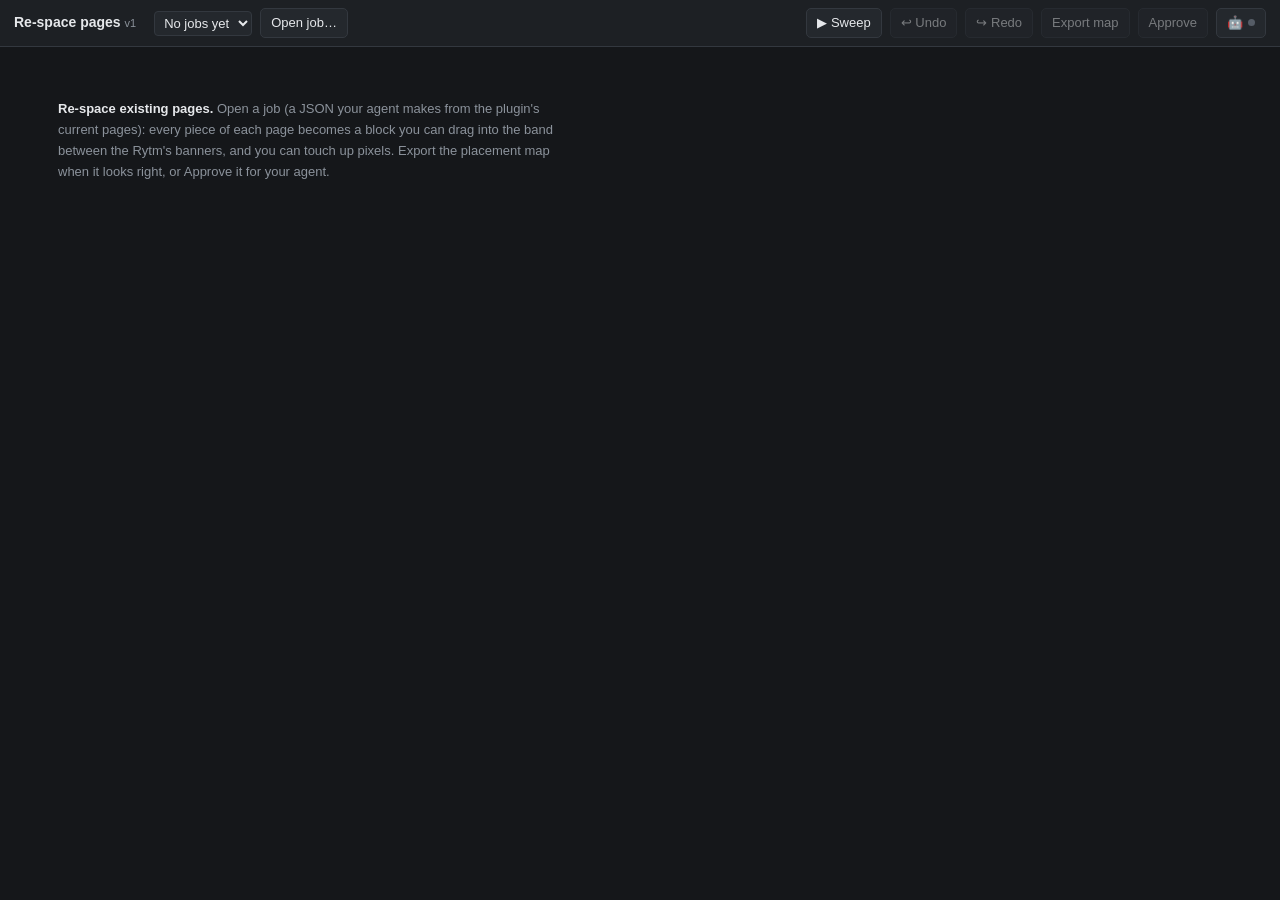
<file: respace.html>
<!doctype html>
<html lang="en">
<head>
<meta charset="utf-8">
<meta name="viewport" content="width=device-width, initial-scale=1">
<title>Re-space Pages</title>
<style>
:root { --bg: #15171a; --panel: #1d2024; --panel2: #24282d; --line: #33383f; --text: #e6e8eb; --dim: #8b929b; --accent: #5fb3ff; --sel: #ffb35f; --ok: #8fdc9f; --bad: #ff7b7b; }
* { box-sizing: border-box; }
body { margin: 0; background: var(--bg); color: var(--text); font: 13px/1.4 -apple-system, BlinkMacSystemFont, "Segoe UI", sans-serif; display: flex; flex-direction: column; height: 100vh; overflow: hidden; }
header { display: flex; align-items: center; gap: 8px; padding: 8px 14px; border-bottom: 1px solid var(--line); background: var(--panel); flex-wrap: wrap; }
header h1 { font-size: 14px; margin: 0 10px 0 0; white-space: nowrap; }
.sp { flex: 1; }
.btn { background: var(--panel2); color: var(--text); border: 1px solid var(--line); border-radius: 5px; padding: 5px 10px; font: inherit; cursor: pointer; text-decoration: none; white-space: nowrap; }
.btn:hover { border-color: var(--accent); }
.btn.on { border-color: var(--sel); color: var(--sel); background: #2b241b; }
.btn.primary { background: var(--accent); color: #0b1520; border-color: var(--accent); font-weight: 600; }
.btn.ok { border-color: #3c6a48; color: var(--ok); }
.btn:disabled { opacity: .45; cursor: default; }
select { background: var(--panel2); color: var(--text); border: 1px solid var(--line); border-radius: 4px; padding: 3px 5px; font: inherit; }
.dim { color: var(--dim); font-size: 12px; }
main { flex: 1; overflow: auto; padding: 12px 18px 30px; }
.tabs { display: flex; gap: 4px; align-items: center; flex-wrap: wrap; margin-bottom: 10px; }
.stage { display: flex; gap: 18px; align-items: flex-start; flex-wrap: wrap; }
.oled { background: #000; padding: 10px; border-radius: 8px; box-shadow: inset 0 0 0 2px #0c0c0c, 0 0 0 1px var(--line); }
.oled canvas { display: block; image-rendering: pixelated; max-width: calc(100vw - 60px); height: auto; touch-action: none; }
.side { min-width: 260px; max-width: 360px; display: flex; flex-direction: column; gap: 10px; }
.side h2 { font-size: 11px; text-transform: uppercase; letter-spacing: .08em; color: var(--dim); margin: 6px 0 2px; }
.help { color: var(--dim); font-size: 12px; line-height: 1.55; }
.help b { color: var(--text); font-weight: 600; }
.warn { color: var(--sel); font-size: 12px; }
.ref { background: #000; border-radius: 6px; padding: 6px; }
.ref canvas { display: block; image-rendering: pixelated; width: 100%; height: auto; }
.empty-state { padding: 40px; max-width: 600px; color: var(--dim); line-height: 1.6; }
.empty-state b { color: var(--text); }
.legend { display: flex; gap: 12px; flex-wrap: wrap; font-size: 12px; color: var(--dim); margin: 8px 0 0; }
.legend i { display: inline-block; width: 14px; height: 9px; vertical-align: -1px; margin-right: 4px; }
/* the agent drawer (agent.js) */
.drawer { position: fixed; z-index: 30; left: 0; top: 48px; bottom: 0; width: 380px; background: var(--panel); border-right: 1px solid var(--line); overflow: auto; }
.drawer.right { left: auto; right: 0; border-right: 0; border-left: 1px solid var(--line); width: 340px; }
.drawer .dh { display: flex; align-items: center; gap: 6px; padding: 10px 12px; }
.drawer .dh a { color: var(--dim); text-decoration: none; }
.drawer .dim { color: var(--dim); font-size: 12px; }
#agentBtn { position: relative; }
#agentBtn .anew { position: absolute; top: -6px; right: -6px; background: var(--sel); color: #111; border-radius: 8px; font-size: 10px; padding: 0 5px; font-weight: 700; }
</style>
</head>
<body>
<header>
  <h1>Re-space pages <span style="color:var(--dim);font-weight:400;font-size:11px">v1</span></h1>
  <select id="jobSel" title="Your re-space jobs"></select>
  <button class="btn" id="impBtn" title="Open a re-space job (JSON)">Open job…</button>
  <input type="file" id="impFile" accept=".json,application/json" hidden>
  <span class="sp"></span>
  <button class="btn" id="sweepBtn" title="Turn every knob 0 to 127 and back (the plugin's own drawing at each value)">▶ Sweep</button>
  <button class="btn" id="undo" title="Undo (⌘Z)">↩ Undo</button>
  <button class="btn" id="redo" title="Redo (⇧⌘Z)">↪ Redo</button>
  <button class="btn" id="expBtn" title="Download the placement map (JSON)">Export map</button>
  <button class="btn" id="apprBtn" title="Mark this map as the one to build">Approve</button>
  <button class="btn" id="agentBtn" title="The agent link">🤖</button>
</header>
<main id="main"></main>
<script type="module">
// respace.html - move the pieces of existing 128x64 pages so they fit a smaller band (e.g. between the Rytm's stock
// banners), and touch up pixels. A job (format "rmpui-respace-job-1", opened from a file or sent by an agent) holds each
// page's picture and its blocks: "live" ones (value-driven: the plugin redraws them at run time, so they move as a whole
// rectangle) and "art" (fixed pixels; found automatically, or cut by hand). The result is a placement map
// ("rmpui-respace-1"): per page, every block's {src: [x, y, w, h], dst: [x, y]}, the removed rects, and set / clear
// masks (128 x band rows), and the job's row map if it has one ("rows": 64 lists of source rows, OR'd: a vertical
// scale). The plugin applies it to its own rendered page S:
//   if rows: S = rows(S) (output row y = the OR of S's rows rows[y]; [] = blank) - the job's pictures are already that
//   F = S; clear every block's src rect (but a "from": "S" block's) and every removed rect in F;
//   for each move, in order: copy S[src] to F at dst (every pixel of the rect; "from": "S": the page before rows);
//   F &= ~clear; F |= set   (masks in band rows: mask row 0 = page row band.y0).
// The preview here is exactly that. Jobs stay in this browser (library type "respace").
import * as LIB from "./lib.js";
import { startAgent } from "./agent.js";
import { esc } from "./lib-ui.js";
const $ = (id) => document.getElementById(id);
const SC = 6, CUR_K = "rmpui-respace-cur";
let jobs = [], J = null, pg = "1", sel = new Set(), mode = "move", undoS = [], redoS = [];

// ---------- bits
const hexTo = (h, n) => { const o = new Uint8Array(n); for (let i = 0; i < n && 2 * i < h.length; i++) o[i] = parseInt(h.substr(2 * i, 2), 16); return o; };
const toHex = (a) => Array.from(a, (v) => v.toString(16).padStart(2, "0")).join("");
const get = (fb, x, y) => (x < 0 || y < 0 || x > 127 || y > 63 ? 0 : (fb[y * 16 + (x >> 3)] >> (7 - (x & 7))) & 1);
const put = (fb, x, y, v) => { if (x < 0 || y < 0 || x > 127 || y > 63) return; const m = 0x80 >> (x & 7); if (v) fb[y * 16 + (x >> 3)] |= m; else fb[y * 16 + (x >> 3)] &= ~m; };
const band = () => J.data.band || { y0: 9, y1: 54 };

// ---------- the job: {name, band: {y0, y1}, pages: {n: {title, fb (hex 1024), blocks: [{id, kind, name, rect, dst, group}],
// removed: [[x, y, w, h]], set, clear (hex, 128 x 64 here; exported in band rows)}}, approved}
function findArt(P) {   // the fixed pixels outside live blocks and removed rects, in pieces (letters a word apart join)
  const S = hexTo(P.fb, 1024), skip = new Uint8Array(128 * 64);
  for (const r of [...P.blocks.filter((b) => b.from !== "S" && !b.pic).map((b) => b.rect), ...(P.removed || [])]) for (let y = r[1]; y < r[1] + r[3]; y++) for (let x = r[0]; x < r[0] + r[2]; x++) if (x >= 0 && y >= 0 && x < 128 && y < 64) skip[y * 128 + x] = 1;
  const lab = new Int32Array(128 * 64).fill(-1), out = [];
  for (let y = 0; y < 64; y++) for (let x = 0; x < 128; x++) {
    if (!get(S, x, y) || skip[y * 128 + x] || lab[y * 128 + x] >= 0) continue;
    const id = out.length, st = [[x, y]]; lab[y * 128 + x] = id; let x0 = x, x1 = x, y0 = y, y1 = y;
    while (st.length) {
      const [a, b] = st.pop(); x0 = Math.min(x0, a); x1 = Math.max(x1, a); y0 = Math.min(y0, b); y1 = Math.max(y1, b);
      for (let dy = -2; dy <= 2; dy++) for (let dx = -2; dx <= 2; dx++) {   // a 1-px gap joins (letter spacing)
        const u = a + dx, v = b + dy; if (u < 0 || v < 0 || u > 127 || v > 63) continue;
        const k = v * 128 + u; if (lab[k] >= 0 || skip[k] || !get(S, u, v)) continue; lab[k] = id; st.push([u, v]);
      }
    }
    out.push([x0, y0, x1 - x0 + 1, y1 - y0 + 1]);
  }
  return out;
}
function prepare(job) {   // a job as sent: fill in art blocks, groups, dst, masks
  const pages = {};
  for (const [n, P0] of Object.entries(job.pages || {})) {
    const P = { title: P0.title || `Page ${n}`, fb: P0.fb, removed: P0.removed || [], blocks: (P0.blocks || []).map((b, i) => ({ id: b.id || `${n}.${b.kind || "live"}${i}`, kind: b.kind || "live", name: b.name || "", rect: b.rect.slice(), dst: (b.dst || b.rect).slice(0, 2), group: b.group || null, ...(b.from ? { from: b.from } : {}), ...(b.pic ? { pic: b.pic, draw: b.draw || null, ...(b.sweepPic ? { sweepPic: b.sweepPic } : {}) } : {}) })) };
    if (!P.blocks.some((b) => b.kind === "art")) findArt(P).forEach((r, i) => P.blocks.push({ id: `${n}.art${i}`, kind: "art", name: "", rect: r, dst: r.slice(0, 2), group: null }));
    // a live block inside an art piece's box (a value in its frame) moves with it
    for (const b of P.blocks) if (b.kind === "live" && !b.group) {
      const a = P.blocks.find((c) => c.kind === "art" && c.rect[2] * c.rect[3] > b.rect[2] * b.rect[3] && b.rect[0] >= c.rect[0] && b.rect[1] >= c.rect[1] && b.rect[0] + b.rect[2] <= c.rect[0] + c.rect[2] && b.rect[1] + b.rect[3] <= c.rect[1] + c.rect[3]);
      if (a) { a.group = a.group || a.id; b.group = a.group; }
    }
    if (P0.rows) P.rows = P0.rows; if (P0.orig) P.orig = P0.orig; if (P0.sweep) P.sweep = P0.sweep;   // sweep: the page rendered at other knob values
    P.set = P0.set || toHex(new Uint8Array(1024)); P.clear = P0.clear || toHex(new Uint8Array(1024));
    pages[n] = P;
  }
  return { name: job.name || "pages", band: job.band || { y0: 9, y1: 54 }, pages, approved: false };
}
const page = () => J.data.pages[pg];
function compose(P, withMasks = true) {
  const S = hexTo(P.fb, 1024), F = S.slice(), O = P.orig ? hexTo(P.orig, 1024) : S;   // O: the page before the row map
  const clr = (r) => { for (let y = r[1]; y < r[1] + r[3]; y++) for (let x = r[0]; x < r[0] + r[2]; x++) put(F, x, y, 0); };
  for (const b of P.blocks) if (b.from !== "S" && !b.pic) clr(b.rect);   // a block "from": "S" takes its pixels from the unscaled page
  for (const r of P.removed) clr(r);
  for (const b of P.blocks) {
    const [sx, sy, w, h] = b.rect, [dx, dy] = b.dst;
    if (b.pic) { const pb = hexTo(b.pic, ((w + 7) >> 3) * h), rb = (w + 7) >> 3; for (let j = 0; j < h; j++) for (let i = 0; i < w; i++) put(F, dx + i, dy + j, (pb[j * rb + (i >> 3)] >> (7 - (i & 7))) & 1); continue; }
    const src = b.from === "S" ? O : S; for (let j = 0; j < h; j++) for (let i = 0; i < w; i++) put(F, dx + i, dy + j, get(src, sx + i, sy + j));
  }
  if (withMasks) { const st = hexTo(P.set, 1024), cl = hexTo(P.clear, 1024); for (let i = 0; i < 1024; i++) F[i] = (F[i] & ~cl[i]) | st[i]; }
  return F;
}
function warnings(P) {
  const { y0, y1 } = band(), w = [];
  for (const b of P.blocks) {
    if (b.pic) { if (b.dst[1] < y0 || b.dst[1] + b.rect[3] - 1 > y1) w.push(`“${b.name}” at ${b.dst[0]},${b.dst[1]} reaches under a banner`); continue; }
    const S = hexTo(b.from === "S" && P.orig ? P.orig : P.fb, 1024); let lit = false;   // only a block with lit pixels outside the band matters
    for (let j = 0; j < b.rect[3] && !lit; j++) for (let i = 0; i < b.rect[2]; i++) if (get(S, b.rect[0] + i, b.rect[1] + j) && (b.dst[1] + j < y0 || b.dst[1] + j > y1)) { lit = true; break; }
    if (lit) w.push(`${b.kind === "live" ? `live “${b.name}”` : "a piece"} at ${b.dst[0]},${b.dst[1]} reaches under a banner`);
  }
  return w;
}
function mapOf() {   // the placement map
  const { y0, y1 } = band(), rows = y1 - y0 + 1, pages = {};
  for (const [n, P] of Object.entries(J.data.pages)) {
    const cut = (h) => toHex(hexTo(h, 1024).slice(y0 * 16, (y1 + 1) * 16));
    pages[n] = { ...(P.rows ? { rows: P.rows } : {}), moves: P.blocks.filter((b) => !b.pic).map((b) => ({ id: b.id, kind: b.kind, name: b.name, src: b.rect, dst: b.dst, ...(b.from ? { from: b.from } : {}) })),
      draw: P.blocks.filter((b) => b.pic).map((b) => ({ id: b.id, name: b.name, at: b.dst, size: b.rect.slice(2), ...(b.draw || {}) })), removed: P.removed, set: cut(P.set), clear: cut(P.clear), warnings: warnings(P) };
  }
  return { format: "rmpui-respace-1", name: J.data.name, band: { y0, y1, rows, mask: "128 x rows, 16 bytes a row, MSB = leftmost; mask row 0 = page row y0" }, approved: !!J.data.approved, pages,
    apply: "if rows: S = rows(S) (row y = OR of S rows rows[y]); F = S; clear each src (not from:S) and removed rect; copy S[src] (from:S: the page before rows) to dst for each move in order (whole rect); then each draw: the plugin's own code draws that item in the box at / size; F &= ~clear; F |= set" };
}

// ---------- library
async function loadJobs() { jobs = await LIB.list("respace"); }
async function save() { if (!J) return; J = await LIB.put({ ...J }); }
let saveTm = 0; const later = () => { clearTimeout(saveTm); saveTm = setTimeout(save, 300); };
async function openJob(id) { const a = await LIB.get(id); if (!a) return; J = a; pg = Object.keys(J.data.pages)[0]; sel.clear(); undoS = []; redoS = []; try { localStorage.setItem(CUR_K, id); } catch (e) {} render(); }
async function addJob(job) {
  const data = prepare(job), old = jobs.find((j) => j.name === data.name);
  const a = await LIB.put({ ...(old ? await LIB.get(old.id) : { id: LIB.newId(), type: "respace", name: data.name, tags: [] }), data });
  await loadJobs(); await openJob(a.id); return a;
}
const snap = () => JSON.stringify(J.data.pages);
function edit(fn) { undoS.push(snap()); if (undoS.length > 200) undoS.shift(); redoS = []; fn(); J.data.approved = false; later(); render(); }
function undo() { if (!undoS.length) return; redoS.push(snap()); J.data.pages = JSON.parse(undoS.pop()); J.data.approved = false; later(); render(); }
function redo() { if (!redoS.length) return; undoS.push(snap()); J.data.pages = JSON.parse(redoS.pop()); later(); render(); }

// ---------- drawing
function render() {
  $("jobSel").innerHTML = jobs.length ? jobs.map((j) => `<option value="${j.id}">${esc(j.name)}</option>`).join("") : `<option value="">No jobs yet</option>`;
  if (J) $("jobSel").value = J.id;
  for (const b of ["undo", "redo", "expBtn", "apprBtn"]) $(b).disabled = !J;
  if (!J) { $("main").innerHTML = `<div class="empty-state"><b>Re-space existing pages.</b> Open a job (a JSON your agent makes from the plugin's current pages): every piece of each page becomes a block you can drag into the band between the Rytm's banners, and you can touch up pixels. Export the placement map when it looks right, or Approve it for your agent.</div>`; return; }
  $("apprBtn").textContent = J.data.approved ? "✓ Approved" : "Approve"; $("apprBtn").className = "btn" + (J.data.approved ? " ok" : "");
  const P = page(), { y0, y1 } = band();
  if (!$("cv")) {
    $("main").innerHTML = `<div class="tabs" id="tabs"></div>
      <div class="stage"><div class="oled"><canvas id="cv" width="${128 * SC}" height="${64 * SC}"></canvas></div>
      <div class="side">
        <div class="tabs"><button class="btn" data-mode="move">✥ Move</button><button class="btn" data-mode="cut" title="Drag a box round some fixed pixels: they become a block of their own">✂ Cut a block</button><button class="btn" data-mode="pen" title="Click or drag: turn pixels on / off">✎ Pixels</button></div>
        <div class="help" id="help"></div>
        <div class="legend"><span><i style="border:1px solid #5fc8ff"></i>live (follows its knob)</span><span><i style="border:1px dashed #6a7480"></i>fixed</span><span><i style="border:2px solid var(--sel)"></i>selected</span><span><i style="background:#3c4046"></i>banner</span><span><i style="background:repeating-linear-gradient(45deg,#5a2a2a 0 2px,#000 2px 4px)"></i>removed</span></div>
        <div id="warns"></div>
        <h2>Before</h2><div class="ref"><canvas id="ref" width="256" height="128"></canvas></div>
        <div class="dim" id="selinfo"></div>
      </div></div>`;
    hook();
  }
  $("tabs").innerHTML = Object.entries(J.data.pages).map(([n, p]) => `<button class="btn${n === pg ? " on" : ""}" data-pg="${n}">${esc(p.title)}</button>`).join("") + `<span class="dim" style="margin-left:8px">band rows ${y0}..${y1}</span>`;
  document.querySelectorAll("[data-mode]").forEach((b) => b.classList.toggle("on", b.dataset.mode === mode));
  $("help").innerHTML = { move: "<b>Click</b> a block to pick it (its frame and value move together; <b>⌥-click</b> just that one, <b>⇧-click</b> to add). <b>Drag</b> to move, <b>arrow keys</b> 1 px (⇧ 4 px). Drag on empty space to pick several.",
    cut: "<b>Drag a box</b> round fixed pixels to make them a block of their own (to move part of a piece).", pen: "<b>Click or drag</b> to turn pixels on or off (it starts with the opposite of the first pixel). Touch-ups are kept apart from the moves." }[mode];
  const F = compose(swept(P)), c = $("cv"), x = c.getContext("2d");
  x.fillStyle = "#000"; x.fillRect(0, 0, c.width, c.height);
  x.fillStyle = "#3c4046"; x.fillRect(0, 0, 128 * SC, y0 * SC); x.fillRect(0, (y1 + 1) * SC, 128 * SC, (63 - y1) * SC);
  x.fillStyle = "#5a2a2a"; for (const r of P.removed) for (let j = r[1]; j < r[1] + r[3]; j++) for (let i = r[0]; i < r[0] + r[2]; i++) if ((i + j) % 3 === 0) x.fillRect(i * SC, j * SC, SC, SC);
  for (let j = 0; j < 64; j++) for (let i = 0; i < 128; i++) if (get(F, i, j)) { x.fillStyle = j < y0 || j > y1 ? "#8a929c" : "#dfeeff"; x.fillRect(i * SC, j * SC, SC, SC); }
  for (const b of P.blocks) {
    const s = sel.has(b.id); x.save(); x.lineWidth = s ? 2 : 1; x.strokeStyle = s ? "#ffb35f" : b.kind === "live" ? "#5fc8ff" : "#6a7480"; if (!s && b.kind !== "live") x.setLineDash([3, 3]);
    x.strokeRect(b.dst[0] * SC + 0.5, b.dst[1] * SC + 0.5, b.rect[2] * SC - 1, b.rect[3] * SC - 1); x.restore();
  }
  if (drag && drag.box) { x.save(); x.strokeStyle = "#ffb35f"; x.setLineDash([4, 3]); const [a, b2, w, h] = drag.box; x.strokeRect(a * SC, b2 * SC, w * SC, h * SC); x.restore(); }
  const r = $("ref"), rx = r.getContext("2d"), S = hexTo(P.orig || P.fb, 1024); rx.fillStyle = "#000"; rx.fillRect(0, 0, 256, 128); rx.fillStyle = "#dfeeff";
  for (let j = 0; j < 64; j++) for (let i = 0; i < 128; i++) if (get(S, i, j)) rx.fillRect(i * 2, j * 2, 2, 2);
  $("warns").innerHTML = warnings(P).slice(0, 8).map((w) => `<div class="warn">⚠ ${esc(w)}</div>`).join("");
  const bs = P.blocks.filter((b) => sel.has(b.id));
  $("selinfo").textContent = bs.length ? bs.map((b) => `${b.kind === "live" ? b.name || "live" : "piece"} ${b.rect[2]}×${b.rect[3]} at ${b.dst[0]},${b.dst[1]}${b.dst[0] !== b.rect[0] || b.dst[1] !== b.rect[1] ? ` (was ${b.rect[0]},${b.rect[1]})` : ""}`).join(" · ") : "";
}

// ---------- the sweep: the page (and code-drawn items) at frame i of the job's sweep
let sweepI = -1, sweepTm = 0;
function swept(P) {
  if (sweepI < 0 || !P.sweep) return P;
  const i = sweepI % P.sweep.length;
  return { ...P, fb: P.sweep[i], blocks: P.blocks.map((b) => (b.sweepPic ? { ...b, pic: b.sweepPic[i % b.sweepPic.length] } : b)) };
}
$("sweepBtn").onclick = () => {
  if (sweepTm) { clearInterval(sweepTm); sweepTm = 0; sweepI = -1; $("sweepBtn").textContent = "▶ Sweep"; render(); return; }
  if (!J || !page().sweep) { $("sweepBtn").textContent = "no sweep in this job"; setTimeout(() => ($("sweepBtn").textContent = "▶ Sweep"), 1500); return; }
  sweepI = 0; $("sweepBtn").textContent = "■ Stop"; sweepTm = setInterval(() => { sweepI++; render(); }, 140);
};

// ---------- editing
let drag = null;
const at = (e) => { const r = $("cv").getBoundingClientRect(); return [Math.floor(((e.clientX - r.left) / r.width) * 128), Math.floor(((e.clientY - r.top) / r.height) * 64)]; };
const hit = (P, x, y) => { const live = P.blocks.filter((b) => x >= b.dst[0] && y >= b.dst[1] && x < b.dst[0] + b.rect[2] && y < b.dst[1] + b.rect[3]);
  return live.sort((a, b) => a.rect[2] * a.rect[3] - b.rect[2] * b.rect[3])[0] || null; };   // the smallest under the pointer
const groupOf = (P, b) => (b.group ? P.blocks.filter((c) => c.group === b.group) : [b]);
function hook() {
  const c = $("cv");
  c.onpointerdown = (e) => {
    c.setPointerCapture(e.pointerId); const P = page(), [x, y] = at(e);
    if (mode === "pen") {
      undoS.push(snap()); redoS = [];
      const v = get(compose(P), x, y) ? 0 : 1; drag = { pen: v }; pen(P, x, y, v); return;
    }
    if (mode === "cut") { drag = { x0: x, y0: y, box: [x, y, 1, 1], cut: true }; render(); return; }
    const b = hit(P, x, y);
    if (!b) { if (!e.shiftKey) sel.clear(); drag = { x0: x, y0: y, box: [x, y, 1, 1] }; render(); return; }
    const g = e.altKey ? [b] : groupOf(P, b);
    if (e.shiftKey) g.forEach((k) => (sel.has(b.id) ? sel.delete(k.id) : sel.add(k.id))); else if (!sel.has(b.id)) { sel = new Set(g.map((k) => k.id)); }
    drag = { x0: x, y0: y, moved: false, start: snap(), orig: new Map(P.blocks.filter((k) => sel.has(k.id)).map((k) => [k.id, k.dst.slice()])) };
    render();
  };
  c.onpointermove = (e) => {
    if (!drag) return; const P = page(), [x, y] = at(e);
    if (drag.pen !== undefined) { pen(P, x, y, drag.pen); return; }
    if (drag.box) { const a = Math.min(drag.x0, x), b = Math.min(drag.y0, y); drag.box = [a, b, Math.abs(x - drag.x0) + 1, Math.abs(y - drag.y0) + 1]; render(); return; }
    const dx = x - drag.x0, dy = y - drag.y0; if (!dx && !dy && !drag.moved) return;
    drag.moved = true; for (const k of P.blocks) if (drag.orig.has(k.id)) { const o = drag.orig.get(k.id); k.dst = [o[0] + dx, o[1] + dy]; }
    render();
  };
  c.onpointerup = () => {
    if (!drag) return; const P = page(), d = drag; drag = null;
    if (d.pen !== undefined) { J.data.approved = false; later(); render(); return; }
    if (d.cut && d.box) { cut(P, d.box); return; }
    if (d.box) { const [a, b, w, h] = d.box; P.blocks.forEach((k) => { if (k.dst[0] < a + w && k.dst[0] + k.rect[2] > a && k.dst[1] < b + h && k.dst[1] + k.rect[3] > b) sel.add(k.id); }); render(); return; }
    if (d.moved) { undoS.push(d.start); redoS = []; J.data.approved = false; later(); }
    render();
  };
  document.querySelectorAll("[data-mode]").forEach((b) => (b.onclick = () => { mode = b.dataset.mode; render(); }));
  $("tabs").onclick = (e) => { const t = e.target.closest("[data-pg]"); if (t) { pg = t.dataset.pg; sel.clear(); render(); } };
}
function pen(P, x, y, v) {   // a touch-up: set or clear one pixel (in the band)
  const { y0, y1 } = band(); if (y < y0 || y > y1 || x < 0 || x > 127) return;
  const st = hexTo(P.set, 1024), cl = hexTo(P.clear, 1024), base = get(compose(P, false), x, y);
  put(st, x, y, v && !base); put(cl, x, y, !v && base);
  P.set = toHex(st); P.clear = toHex(cl); render();
}
function cut(P, box) {   // fixed pixels inside the box (not moved yet) become a block of their own
  const [a, b, w, h] = box, S = hexTo(P.fb, 1024);
  const pieces = P.blocks.filter((k) => k.kind === "art" && k.dst[0] === k.rect[0] && k.dst[1] === k.rect[1] && k.rect[0] < a + w && k.rect[0] + k.rect[2] > a && k.rect[1] < b + h && k.rect[1] + k.rect[3] > b);
  if (!pieces.length) { render(); return; }
  edit(() => {
    for (const k of pieces) {   // the piece keeps what is outside the box (as up to 4 strips), the box becomes its own
      const r = k.rect, ix0 = Math.max(a, r[0]), iy0 = Math.max(b, r[1]), ix1 = Math.min(a + w, r[0] + r[2]), iy1 = Math.min(b + h, r[1] + r[3]);
      const rest = [[r[0], r[1], r[2], iy0 - r[1]], [r[0], iy1, r[2], r[1] + r[3] - iy1], [r[0], iy0, ix0 - r[0], iy1 - iy0], [ix1, iy0, r[0] + r[2] - ix1, iy1 - iy0]].filter((q) => q[2] > 0 && q[3] > 0);
      P.blocks.splice(P.blocks.indexOf(k), 1);
      const lit = (q) => { for (let j = 0; j < q[3]; j++) for (let i = 0; i < q[2]; i++) if (get(S, q[0] + i, q[1] + j)) return true; return false; };
      rest.filter(lit).forEach((q, i) => P.blocks.push({ id: `${k.id}.${i}`, kind: "art", name: "", rect: q, dst: q.slice(0, 2), group: k.group }));
      const q = [ix0, iy0, ix1 - ix0, iy1 - iy0]; if (lit(q)) { const nb = { id: `${k.id}.c${Date.now() % 1e6}`, kind: "art", name: "", rect: q, dst: q.slice(0, 2), group: null }; P.blocks.push(nb); sel = new Set([nb.id]); }
    }
    mode = "move";
  });
}
document.addEventListener("keydown", (e) => {
  if (!J || e.target.closest("textarea, input")) return;
  if ((e.metaKey || e.ctrlKey) && e.key.toLowerCase() === "z") { e.preventDefault(); e.shiftKey ? redo() : undo(); return; }
  const d = { ArrowLeft: [-1, 0], ArrowRight: [1, 0], ArrowUp: [0, -1], ArrowDown: [0, 1] }[e.key];
  if (!d || !sel.size) return; e.preventDefault(); const k = e.shiftKey ? 4 : 1;
  edit(() => { for (const b of page().blocks) if (sel.has(b.id)) b.dst = [b.dst[0] + d[0] * k, b.dst[1] + d[1] * k]; });
});
$("undo").onclick = undo; $("redo").onclick = redo;
$("jobSel").onchange = () => openJob($("jobSel").value);
$("impBtn").onclick = () => $("impFile").click();
$("impFile").onchange = async () => { const f = $("impFile").files[0]; $("impFile").value = ""; if (!f) return; try { await addJob(JSON.parse(await f.text())); } catch (err) { alert("Not a re-space job: " + err.message); } };
$("expBtn").onclick = () => { const a = document.createElement("a"); a.href = URL.createObjectURL(new Blob([JSON.stringify(mapOf(), null, 1)], { type: "application/json" })); a.download = `${J.data.name.replace(/[^a-z0-9]+/gi, "_")}_respace.json`; a.click(); };
$("apprBtn").onclick = async () => { J.data.approved = !J.data.approved; await save(); render(); AG.userEdited({ type: "respace", name: J.name }); };

// ---------- the agent (tools/rmpui.py respace-*)
const AG = startAgent({ button: $("agentBtn"), ops: {
  respace_load: async ({ job }, ctx) => { const a = await addJob(job); ctx.change(`opened re-space job “${a.name}”`, null); const P = J.data.pages; return { name: a.name, pages: Object.fromEntries(Object.entries(P).map(([n, p]) => [n, { title: p.title, live: p.blocks.filter((b) => b.kind === "live").length, pieces: p.blocks.filter((b) => b.kind === "art").length }])) }; },
  respace_get: async ({ name }) => { if (name) { const j = jobs.find((x) => x.name === name); if (!j) throw new Error(`no job “${name}”`); if (!J || J.id !== j.id) await openJob(j.id); } if (!J) throw new Error("no job is open"); return mapOf(); },
  respace_move: async ({ page: n, moves, note }, ctx) => {   // [{id, dst: [x, y]} or {id, by: [dx, dy]}]
    if (!J) throw new Error("no job is open"); const P = J.data.pages[String(n || pg)]; if (!P) throw new Error(`no page ${n}`);
    const before = snap(), miss = (moves || []).filter((m) => !P.blocks.some((b) => b.id === m.id)).map((m) => m.id);
    if (miss.length) throw new Error("no blocks: " + miss.join(", "));
    edit(() => { for (const m of moves) { const b = P.blocks.find((k) => k.id === m.id); b.dst = m.dst ? m.dst.slice(0, 2) : [b.dst[0] + (m.by?.[0] || 0), b.dst[1] + (m.by?.[1] || 0)]; } });
    ctx.change(`${P.title}: moved ${moves.length} block${moves.length === 1 ? "" : "s"}${note ? ": " + note : ""}`, async () => { J.data.pages = JSON.parse(before); await save(); render(); });
    return { warnings: warnings(P) };
  },
  respace_blocks: async ({ page: n }) => { if (!J) throw new Error("no job is open"); const P = J.data.pages[String(n || pg)]; return P.blocks.map(({ id, kind, name, rect, dst, group }) => ({ id, kind, name, rect, dst, group })); },
  respace_render: async ({ page: n }) => {
    if (!J) throw new Error("no job is open"); const P = J.data.pages[String(n || pg)]; if (!P) throw new Error(`no page ${n}`);
    const F = compose(P), rows = []; for (let y = 0; y < 64; y++) { let s = ""; for (let x = 0; x < 128; x++) s += get(F, x, y) ? "#" : "."; rows.push(s); }
    return { ascii: rows.join("\n"), warnings: warnings(P) };
  },
} });

await loadJobs();
let start = null; try { start = localStorage.getItem(CUR_K); } catch (e) {}
const first = jobs.find((j) => j.id === start) || jobs[0];
if (first) await openJob(first.id); else render();
LIB.onChange(async (m) => { if (m.type === "respace") { await loadJobs(); render(); } });
</script>
</body>
</html>
</file>
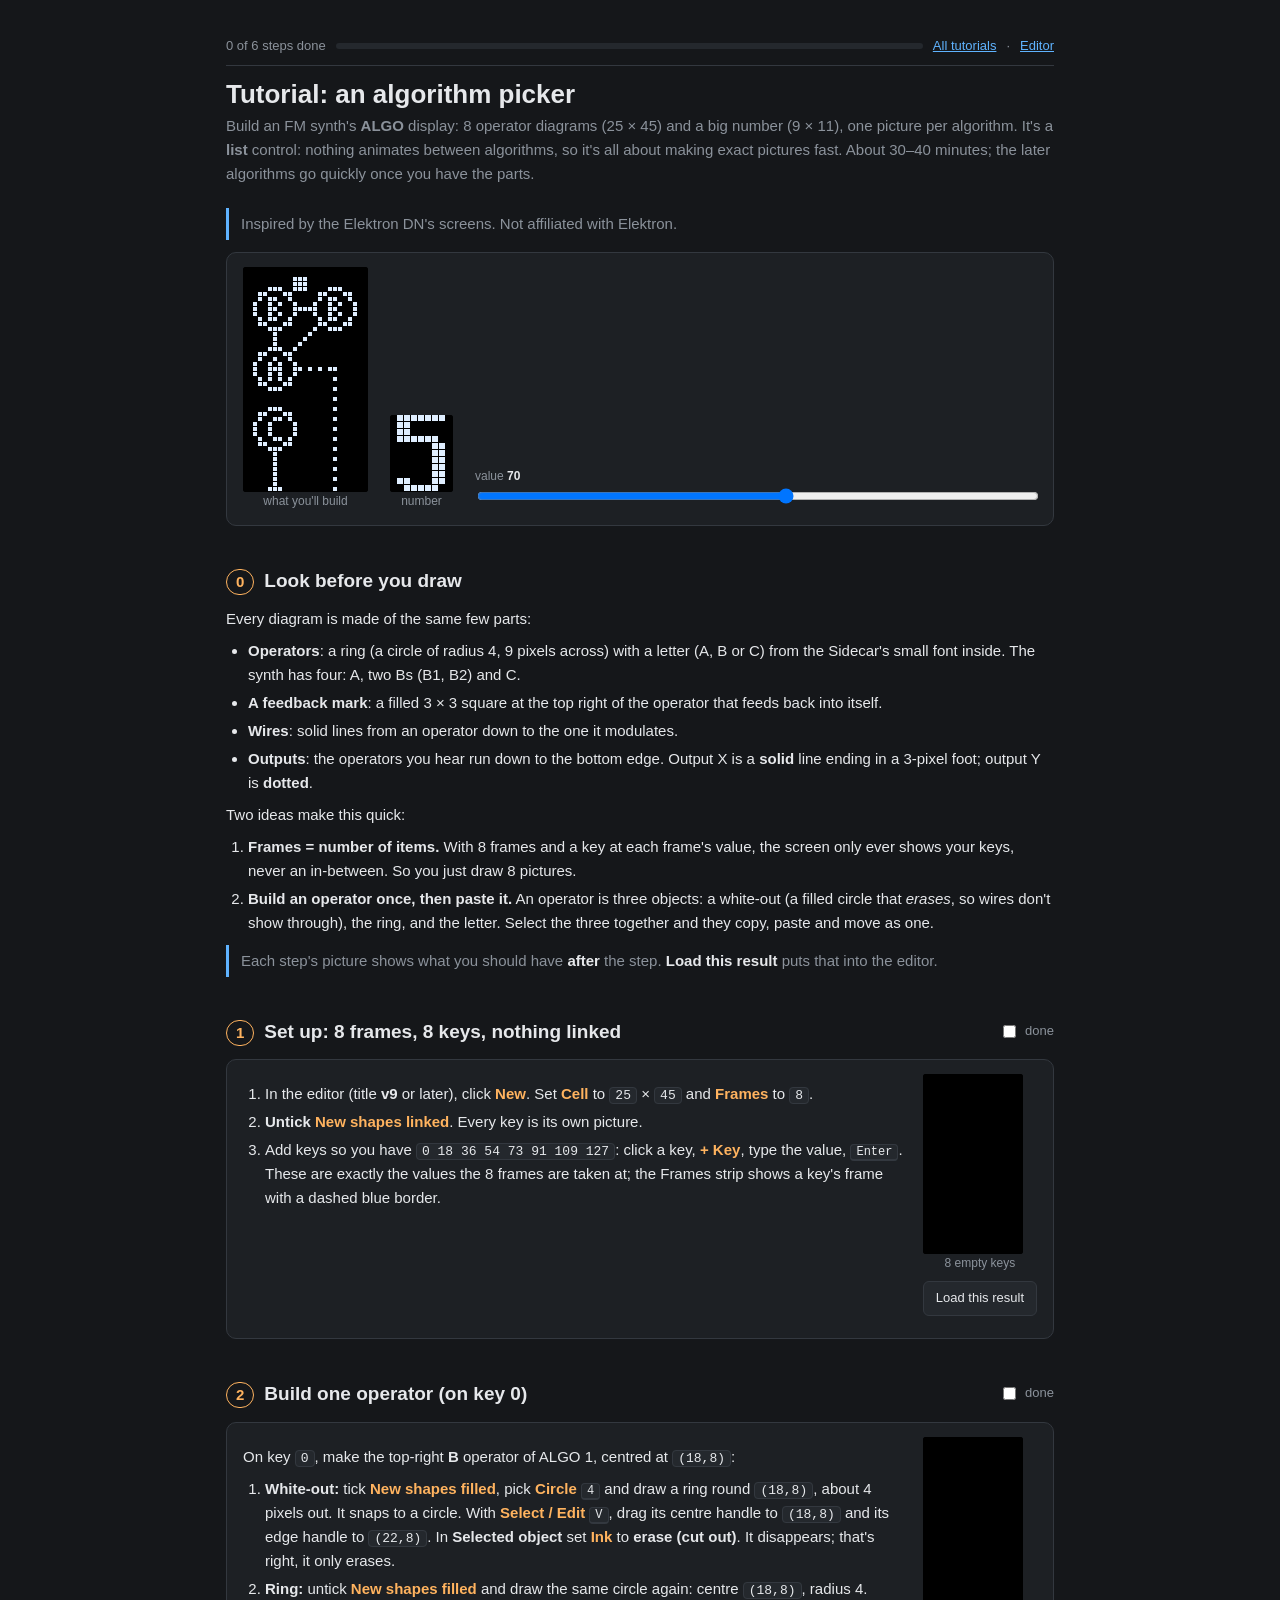
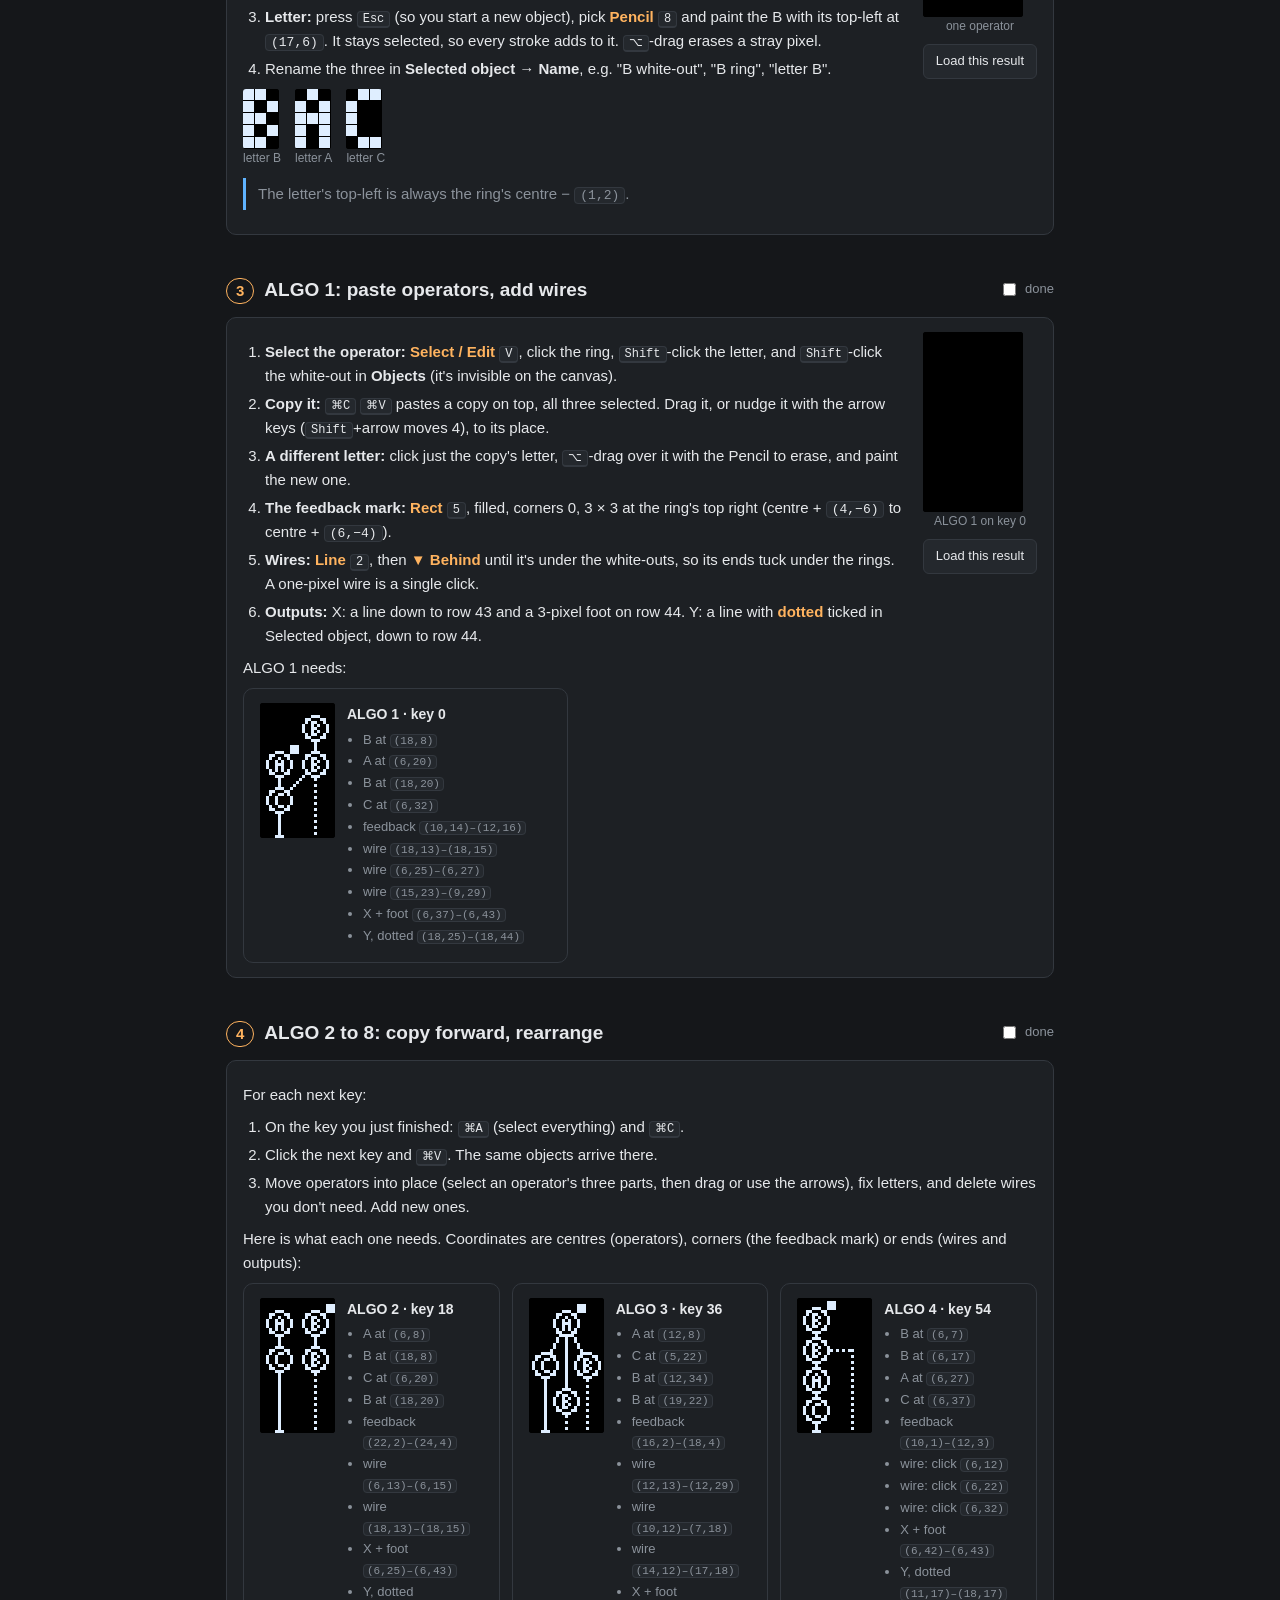
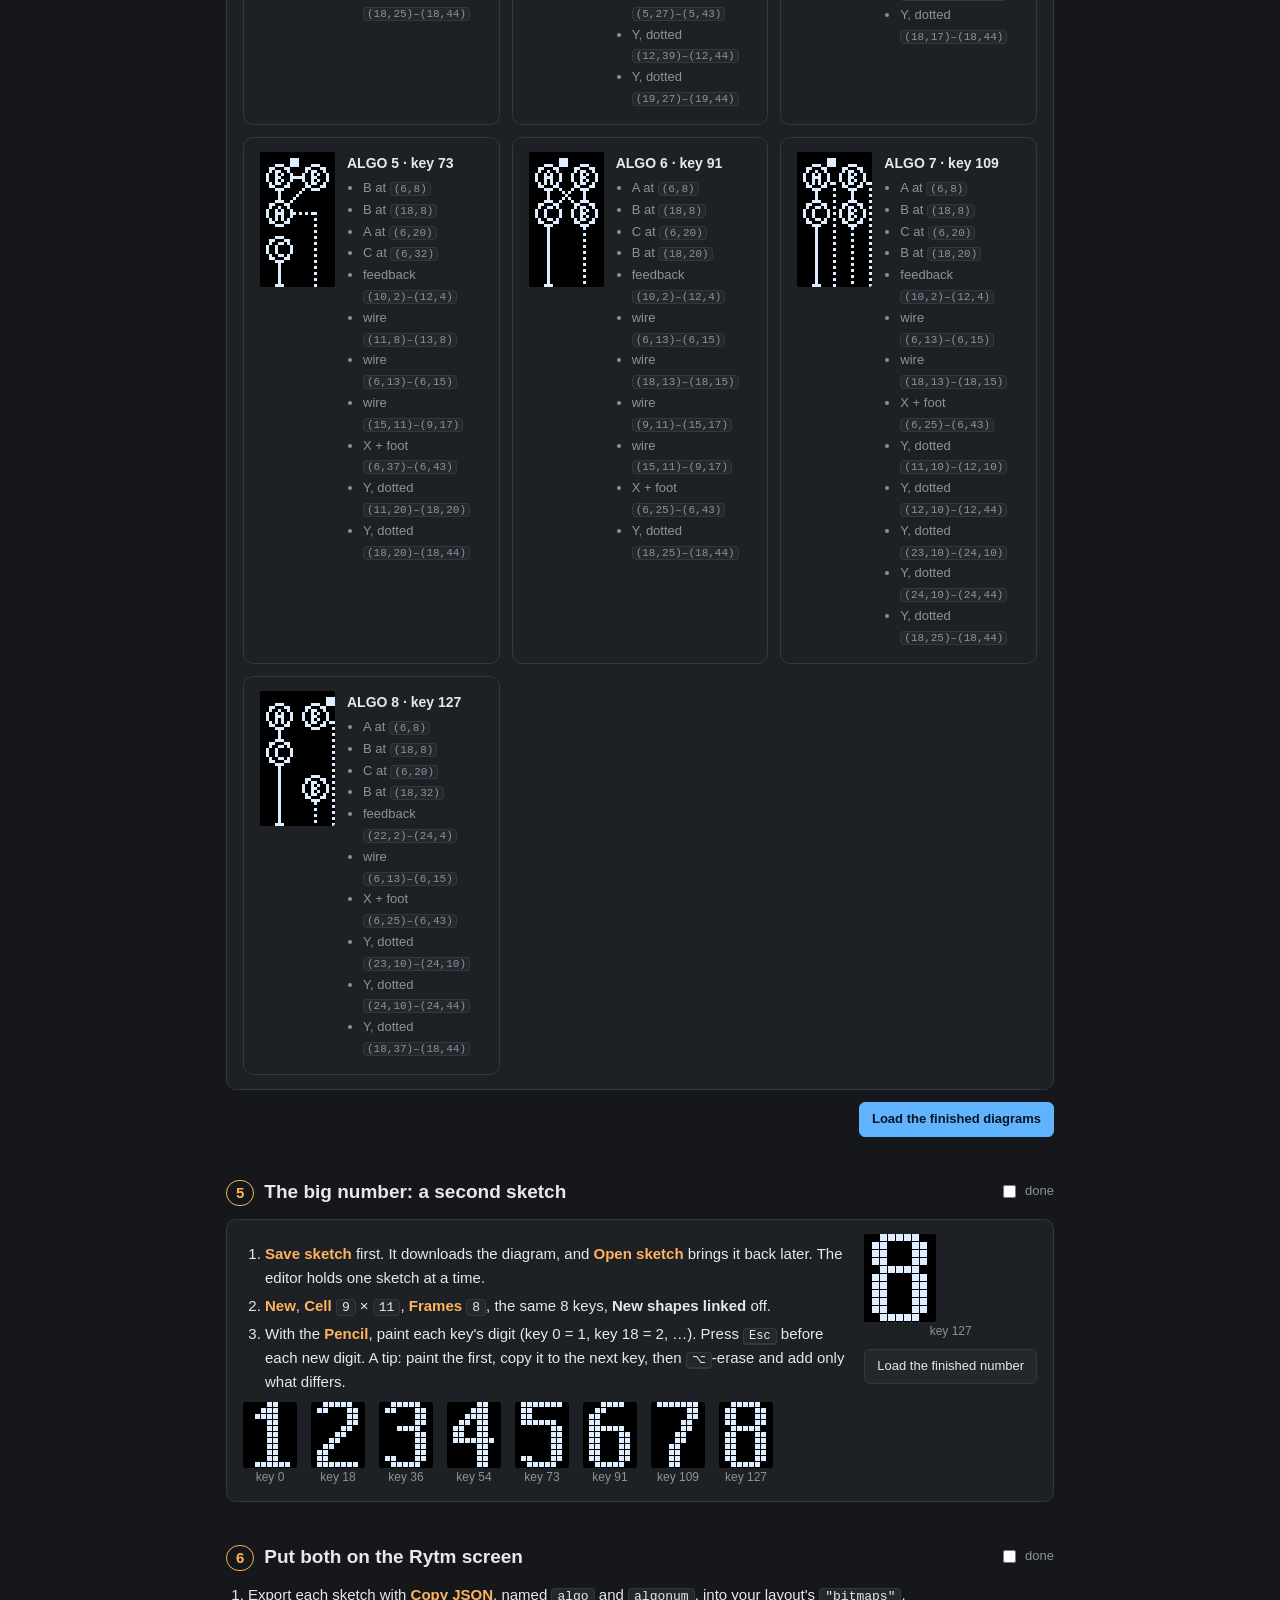
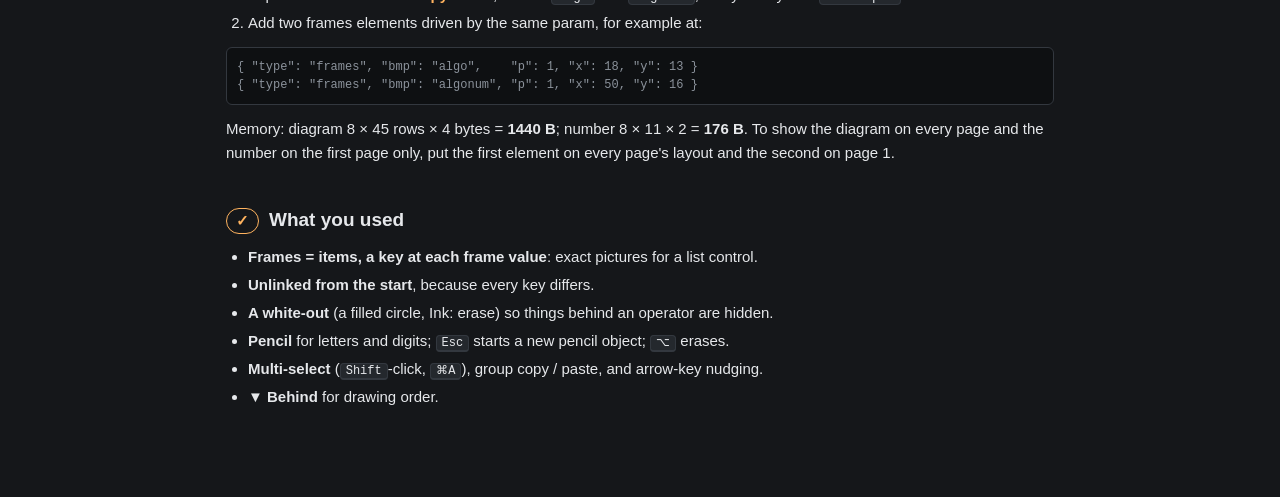
<file: tutorial-algo.html>
<!doctype html>
<html lang="en">
<head>
<meta charset="utf-8">
<meta name="viewport" content="width=device-width, initial-scale=1">
<title>Algorithm Tutorial</title>
<link rel="stylesheet" href="tutorial.css">
<style>
.algos { display: grid; grid-template-columns: repeat(auto-fill, minmax(240px, 1fr)); gap: 12px; }
.algos .card { margin: 0; display: grid; grid-template-columns: auto 1fr; gap: 12px; align-items: start; font-size: 13px; }
.algos h4 { margin: 0 0 4px; font-size: 14px; }
.algos ul { margin: 0; padding-left: 16px; color: var(--dim); }
.algos li { margin: 1px 0; }
.algos code { font-size: 11px; padding: 0 3px; white-space: nowrap; }
.glyphs { display: flex; gap: 14px; flex-wrap: wrap; }
.glyphs figure { margin: 0; text-align: center; color: var(--dim); font-size: 12px; }
</style>
</head>
<body>
<div class="wrap">
  <h1>Tutorial: an algorithm picker</h1>
  <p class="sub">Build an FM synth's <b>ALGO</b> display: 8 operator diagrams (25 × 45) and a big number (9 × 11), one picture per algorithm. It's a <b>list</b> control: nothing animates between algorithms, so it's all about making exact pictures fast. About 30–40 minutes; the later algorithms go quickly once you have the parts.</p>
  <p class="tip">Inspired by the Elektron DN's screens. Not affiliated with Elektron.</p>


  <div class="card hero">
    <figure><canvas id="heroOurs" class="pix"></canvas><figcaption>what you'll build</figcaption></figure>
    <figure><canvas id="heroNum" class="pix"></canvas><figcaption>number</figcaption></figure>
    <div style="flex:1;min-width:180px">
      <div style="color:var(--dim);font-size:12px">value <b id="heroV" style="color:var(--text)">0</b></div>
      <input type="range" id="heroS" min="0" max="127" value="0" style="width:100%">
    </div>
  </div>

  <h2><span class="n">0</span> Look before you draw</h2>
  <p>Every diagram is made of the same few parts:</p>
  <ul>
    <li><b>Operators</b>: a ring (a circle of radius 4, 9 pixels across) with a letter (A, B or C) from the Sidecar's small font inside. The synth has four: A, two Bs (B1, B2) and C.</li>
    <li><b>A feedback mark</b>: a filled 3 × 3 square at the top right of the operator that feeds back into itself.</li>
    <li><b>Wires</b>: solid lines from an operator down to the one it modulates.</li>
    <li><b>Outputs</b>: the operators you hear run down to the bottom edge. Output X is a <b>solid</b> line ending in a 3-pixel foot; output Y is <b>dotted</b>.</li>
  </ul>
  <p>Two ideas make this quick:</p>
  <ol>
    <li><b>Frames = number of items.</b> With 8 frames and a key at each frame's value, the screen only ever shows your keys, never an in-between. So you just draw 8 pictures.</li>
    <li><b>Build an operator once, then paste it.</b> An operator is three objects: a white-out (a filled circle that <i>erases</i>, so wires don't show through), the ring, and the letter. Select the three together and they copy, paste and move as one.</li>
  </ol>
  <p class="tip">Each step's picture shows what you should have <b>after</b> the step. <b>Load this result</b> puts that into the editor.</p>

  <h2 data-step="1"><span class="n">1</span> Set up: 8 frames, 8 keys, nothing linked</h2>
  <div class="card step"><div>
    <ol>
      <li>In the editor (title <b>v9</b> or later), click <b class="ui">New</b>. Set <b class="ui">Cell</b> to <code>25</code> × <code>45</code> and <b class="ui">Frames</b> to <code>8</code>.</li>
      <li><b>Untick</b> <b class="ui">New shapes linked</b>. Every key is its own picture.</li>
      <li>Add keys so you have <code>0 18 36 54 73 91 109 127</code>: click a key, <b class="ui">+ Key</b>, type the value, <kbd>Enter</kbd>. These are exactly the values the 8 frames are taken at; the Frames strip shows a key's frame with a dashed blue border.</li>
    </ol>
  </div><figure><canvas data-stage="0" class="pix"></canvas><figcaption>8 empty keys</figcaption><p><button class="btn" data-open="0">Load this result</button></p></figure></div>

  <h2 data-step="2"><span class="n">2</span> Build one operator (on key 0)</h2>
  <div class="card step"><div>
    <p>On key <code>0</code>, make the top-right <b>B</b> operator of ALGO 1, centred at <code>(18,8)</code>:</p>
    <ol>
      <li><b>White-out:</b> tick <b class="ui">New shapes filled</b>, pick <b class="ui">Circle</b> <kbd>4</kbd> and draw a ring round <code>(18,8)</code>, about 4 pixels out. It snaps to a circle. With <b class="ui">Select / Edit</b> <kbd>V</kbd>, drag its centre handle to <code>(18,8)</code> and its edge handle to <code>(22,8)</code>. In <b>Selected object</b> set <b class="ui">Ink</b> to <b>erase (cut out)</b>. It disappears; that's right, it only erases.</li>
      <li><b>Ring:</b> untick <b class="ui">New shapes filled</b> and draw the same circle again: centre <code>(18,8)</code>, radius 4.</li>
      <li><b>Letter:</b> press <kbd>Esc</kbd> (so you start a new object), pick <b class="ui">Pencil</b> <kbd>8</kbd> and paint the B with its top-left at <code>(17,6)</code>. It stays selected, so every stroke adds to it. <kbd>⌥</kbd>-drag erases a stray pixel.</li>
      <li>Rename the three in <b>Selected object → Name</b>, e.g. "B white-out", "B ring", "letter B".</li>
    </ol>
    <div class="glyphs" id="glyphs"></div>
    <p class="tip">The letter's top-left is always the ring's centre − <code>(1,2)</code>.</p>
  </div><figure><canvas data-stage="1" class="pix"></canvas><figcaption>one operator</figcaption><p><button class="btn" data-open="1">Load this result</button></p></figure></div>

  <h2 data-step="3"><span class="n">3</span> ALGO 1: paste operators, add wires</h2>
  <div class="card step"><div>
    <ol>
      <li><b>Select the operator:</b> <b class="ui">Select / Edit</b> <kbd>V</kbd>, click the ring, <kbd>Shift</kbd>-click the letter, and <kbd>Shift</kbd>-click the white-out in <b>Objects</b> (it's invisible on the canvas).</li>
      <li><b>Copy it:</b> <kbd>⌘C</kbd> <kbd>⌘V</kbd> pastes a copy on top, all three selected. Drag it, or nudge it with the arrow keys (<kbd>Shift</kbd>+arrow moves 4), to its place.</li>
      <li><b>A different letter:</b> click just the copy's letter, <kbd>⌥</kbd>-drag over it with the Pencil to erase, and paint the new one.</li>
      <li><b>The feedback mark:</b> <b class="ui">Rect</b> <kbd>5</kbd>, filled, corners 0, 3 × 3 at the ring's top right (centre + <code>(4,−6)</code> to centre + <code>(6,−4)</code>).</li>
      <li><b>Wires:</b> <b class="ui">Line</b> <kbd>2</kbd>, then <b class="ui">▼ Behind</b> until it's under the white-outs, so its ends tuck under the rings. A one-pixel wire is a single click.</li>
      <li><b>Outputs:</b> X: a line down to row 43 and a 3-pixel foot on row 44. Y: a line with <b class="ui">dotted</b> ticked in Selected object, down to row 44.</li>
    </ol>
    <p>ALGO 1 needs:</p>
    <div class="algos" id="algo1"></div>
  </div><figure><canvas data-stage="2" class="pix"></canvas><figcaption>ALGO 1 on key 0</figcaption><p><button class="btn" data-open="2">Load this result</button></p></figure></div>

  <h2 data-step="4"><span class="n">4</span> ALGO 2 to 8: copy forward, rearrange</h2>
  <div class="card"><div>
    <p>For each next key:</p>
    <ol>
      <li>On the key you just finished: <kbd>⌘A</kbd> (select everything) and <kbd>⌘C</kbd>.</li>
      <li>Click the next key and <kbd>⌘V</kbd>. The same objects arrive there.</li>
      <li>Move operators into place (select an operator's three parts, then drag or use the arrows), fix letters, and delete wires you don't need. Add new ones.</li>
    </ol>
    <p>Here is what each one needs. Coordinates are centres (operators), corners (the feedback mark) or ends (wires and outputs):</p>
    <div class="algos" id="algoRest"></div>
  </div></div>
  <p style="text-align:right"><button class="btn primary" data-open="3">Load the finished diagrams</button></p>

  <h2 data-step="5"><span class="n">5</span> The big number: a second sketch</h2>
  <div class="card step"><div>
    <ol>
      <li><b class="ui">Save sketch</b> first. It downloads the diagram, and <b class="ui">Open sketch</b> brings it back later. The editor holds one sketch at a time.</li>
      <li><b class="ui">New</b>, <b class="ui">Cell</b> <code>9</code> × <code>11</code>, <b class="ui">Frames</b> <code>8</code>, the same 8 keys, <b>New shapes linked</b> off.</li>
      <li>With the <b class="ui">Pencil</b>, paint each key's digit (key 0 = 1, key 18 = 2, …). Press <kbd>Esc</kbd> before each new digit. A tip: paint the first, copy it to the next key, then <kbd>⌥</kbd>-erase and add only what differs.</li>
    </ol>
    <div class="glyphs" id="digits"></div>
  </div><figure><canvas id="numFinal" class="pix"></canvas><figcaption>key 127</figcaption><p><button class="btn" id="openNum">Load the finished number</button></p></figure></div>

  <h2 data-step="6"><span class="n">6</span> Put both on the Rytm screen</h2>
  <ol>
    <li>Export each sketch with <b class="ui">Copy JSON</b>, named <code>algo</code> and <code>algonum</code>, into your layout's <code>"bitmaps"</code>.</li>
    <li>Add two frames elements driven by the same param, for example at:</li>
  </ol>
  <pre>{ "type": "frames", "bmp": "algo",    "p": 1, "x": 18, "y": 13 }
{ "type": "frames", "bmp": "algonum", "p": 1, "x": 50, "y": 16 }</pre>
  <p>Memory: diagram 8 × 45 rows × 4 bytes = <b>1440 B</b>; number 8 × 11 × 2 = <b>176 B</b>. To show the diagram on every page and the number on the first page only, put the first element on every page's layout and the second on page 1.</p>

  <h2><span class="n">✓</span> What you used</h2>
  <ul>
    <li><b>Frames = items, a key at each frame value</b>: exact pictures for a list control.</li>
    <li><b>Unlinked from the start</b>, because every key differs.</li>
    <li><b>A white-out</b> (a filled circle, Ink: erase) so things behind an operator are hidden.</li>
    <li><b>Pencil</b> for letters and digits; <kbd>Esc</kbd> starts a new pencil object; <kbd>⌥</kbd> erases.</li>
    <li><b>Multi-select</b> (<kbd>Shift</kbd>-click, <kbd>⌘A</kbd>), group copy / paste, and arrow-key nudging.</li>
    <li><b>▼ Behind</b> for drawing order.</li>
  </ul>
</div>
<script type="module">
import * as K from "./sketch.js";
import { setup, paint, clone, STORE, sendToEditor } from "./tutorial.js";

let B = null;
try { const r = await fetch("tutorial-data/algo.json"); if (r.ok) B = await r.json(); } catch (e) {}
const VALS = [0, 18, 36, 54, 73, 91, 109, 127];
// stages: 0 keys, 1 one operator on key 0, 2 ALGO 1 on key 0, 3 all eight
function stage(n) {
  const keys = n >= 0 ? VALS : [0, 127];
  const S = { w: 25, h: 45, steps: 8, next: 1, objs: [], keys: keys.map((v) => ({ v, shapes: [] })) };
  if (!B || n < 1) return S;
  const put = (k, o) => { const id = S.next++; const { tag, name, ...sh } = o; S.objs.push({ id, name, linked: false, appear: "pop" }); S.keys[k].shapes.push({ ...clone(sh), id }); };
  if (n === 1) { for (const o of B.algos[0].filter((o) => o.tag === "op").slice(0, 3)) put(0, o); return S; }
  const upto = n === 2 ? 1 : 8;
  for (let a = 0; a < upto; a++) for (const o of B.algos[a]) put(a, o);
  return S;
}
function numStage() {
  const S = { w: 9, h: 11, steps: 8, next: 1, objs: [], keys: VALS.map((v) => ({ v, shapes: [] })) };
  if (B) B.digits.forEach((pts, a) => { const id = S.next++; S.objs.push({ id, name: `digit ${a + 1}`, linked: false, appear: "pop" }); S.keys[a].shapes.push({ id, kind: "pixels", pts }); });
  return S;
}
const NUM = numStage(), NF = K.frames(NUM);
await setup({ id: "algo", stage, last: 3, scale: 4, heroScale: 5, filmEvery: 16 });
// the number beside the hero, following the slider
const heroNum = document.getElementById("heroNum");
const showNum = () => paint(heroNum, NF[+document.getElementById("heroS").value >> 4], 7, 9, 11);
(function tick() { showNum(); requestAnimationFrame(tick); })();
paint(document.getElementById("numFinal"), NF[7], 8, 9, 11);
document.getElementById("openNum").onclick = () => {
  sendToEditor(NUM, "algorithm number");
};

if (B) {
  // letters and digits as pictures to copy
  const gl = document.getElementById("glyphs"), seen = new Set();
  for (const o of B.algos.flat()) if (o.kind === "pixels" && o.name.startsWith("letter") && !seen.has(o.name)) {
    seen.add(o.name);
    const x0 = Math.min(...o.pts.map((p) => p[0])), y0 = Math.min(...o.pts.map((p) => p[1]));
    const g = new Uint8Array(15); o.pts.forEach(([x, y]) => (g[(y - y0) * 3 + (x - x0)] = 1));
    const f = document.createElement("figure"), c = document.createElement("canvas"); c.className = "pix"; paint(c, g, 12, 3, 5); f.append(c, o.name); gl.append(f);
  }
  const dg = document.getElementById("digits");
  NF.forEach((g, i) => { const f = document.createElement("figure"), c = document.createElement("canvas"); c.className = "pix"; paint(c, g, 6, 9, 11); f.append(c, `key ${VALS[i]}`); dg.append(f); });
  // what each algorithm needs
  const desc = (objs) => {
    const ops = objs.filter((o) => o.name.endsWith(" ring")), fb = objs.filter((o) => o.name === "feedback");
    const wires = objs.filter((o) => o.tag === "wire"), outs = objs.filter((o) => o.tag === "out" && !o.name.endsWith("foot"));
    const p = (q) => `(${q[0]},${q[1]})`;
    return `<ul>${ops.map((o) => `<li>${o.name[0]} at <code>${p(o.c)}</code></li>`).join("")}` +
      fb.map((o) => `<li>feedback <code>${p([o.x0, o.y0])}–${p([o.x1, o.y1])}</code></li>`).join("") +
      wires.map((o) => o.kind === "pixels" ? `<li>wire: click <code>${p(o.pts[0])}</code></li>` : `<li>wire <code>${p(o.a)}–${p(o.b)}</code></li>`).join("") +
      outs.map((o) => `<li>${o.dotted ? "Y, dotted" : "X + foot"} <code>${p(o.a)}–${p(o.b)}</code></li>`).join("") + "</ul>";
  };
  const card = (a) => {
    const d = document.createElement("div"); d.className = "card";
    const c = document.createElement("canvas"); c.className = "pix"; paint(c, K.draw(B.algos[a], 25, 45), 3, 25, 45);
    const t = document.createElement("div"); t.innerHTML = `<h4>ALGO ${a + 1} · key ${VALS[a]}</h4>${desc(B.algos[a])}`;
    d.append(c, t); return d;
  };
  document.getElementById("algo1").append(card(0));
  for (let a = 1; a < 8; a++) document.getElementById("algoRest").append(card(a));
}
</script>
</body>
</html>
</file>
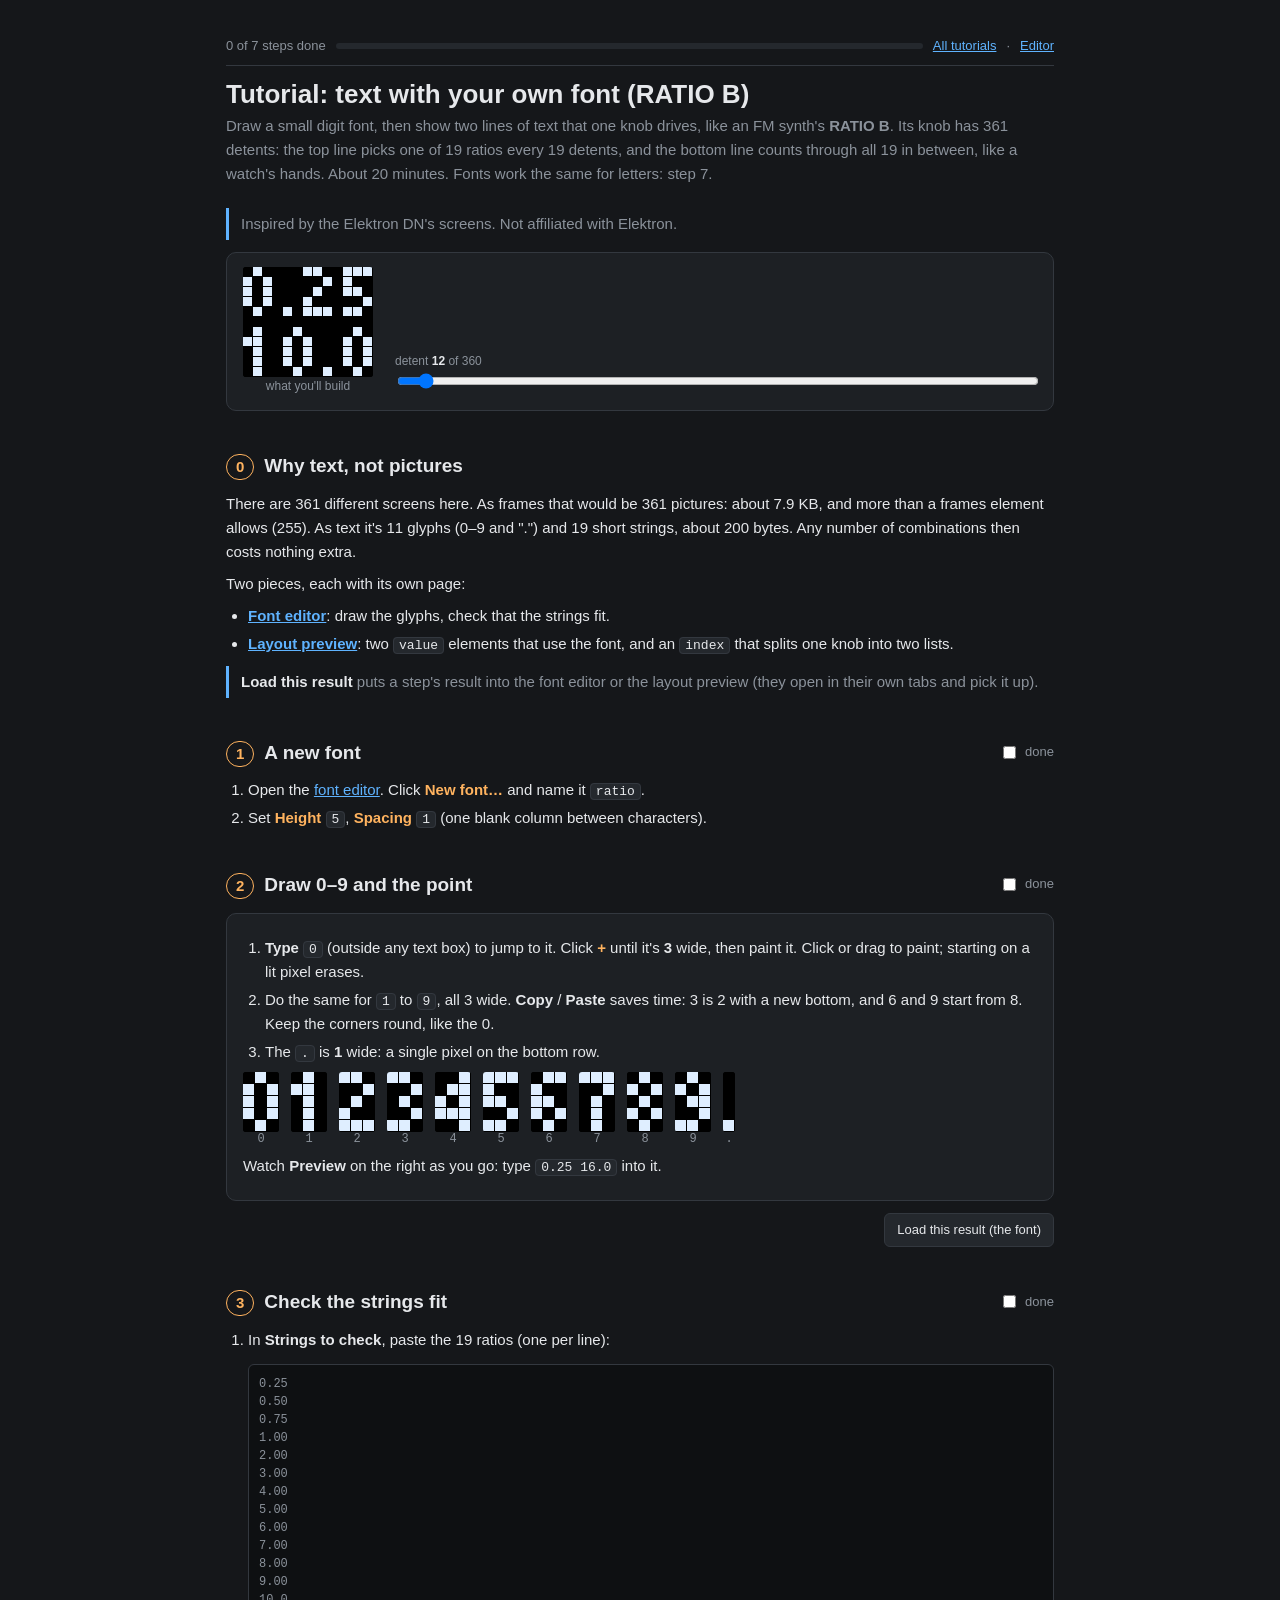
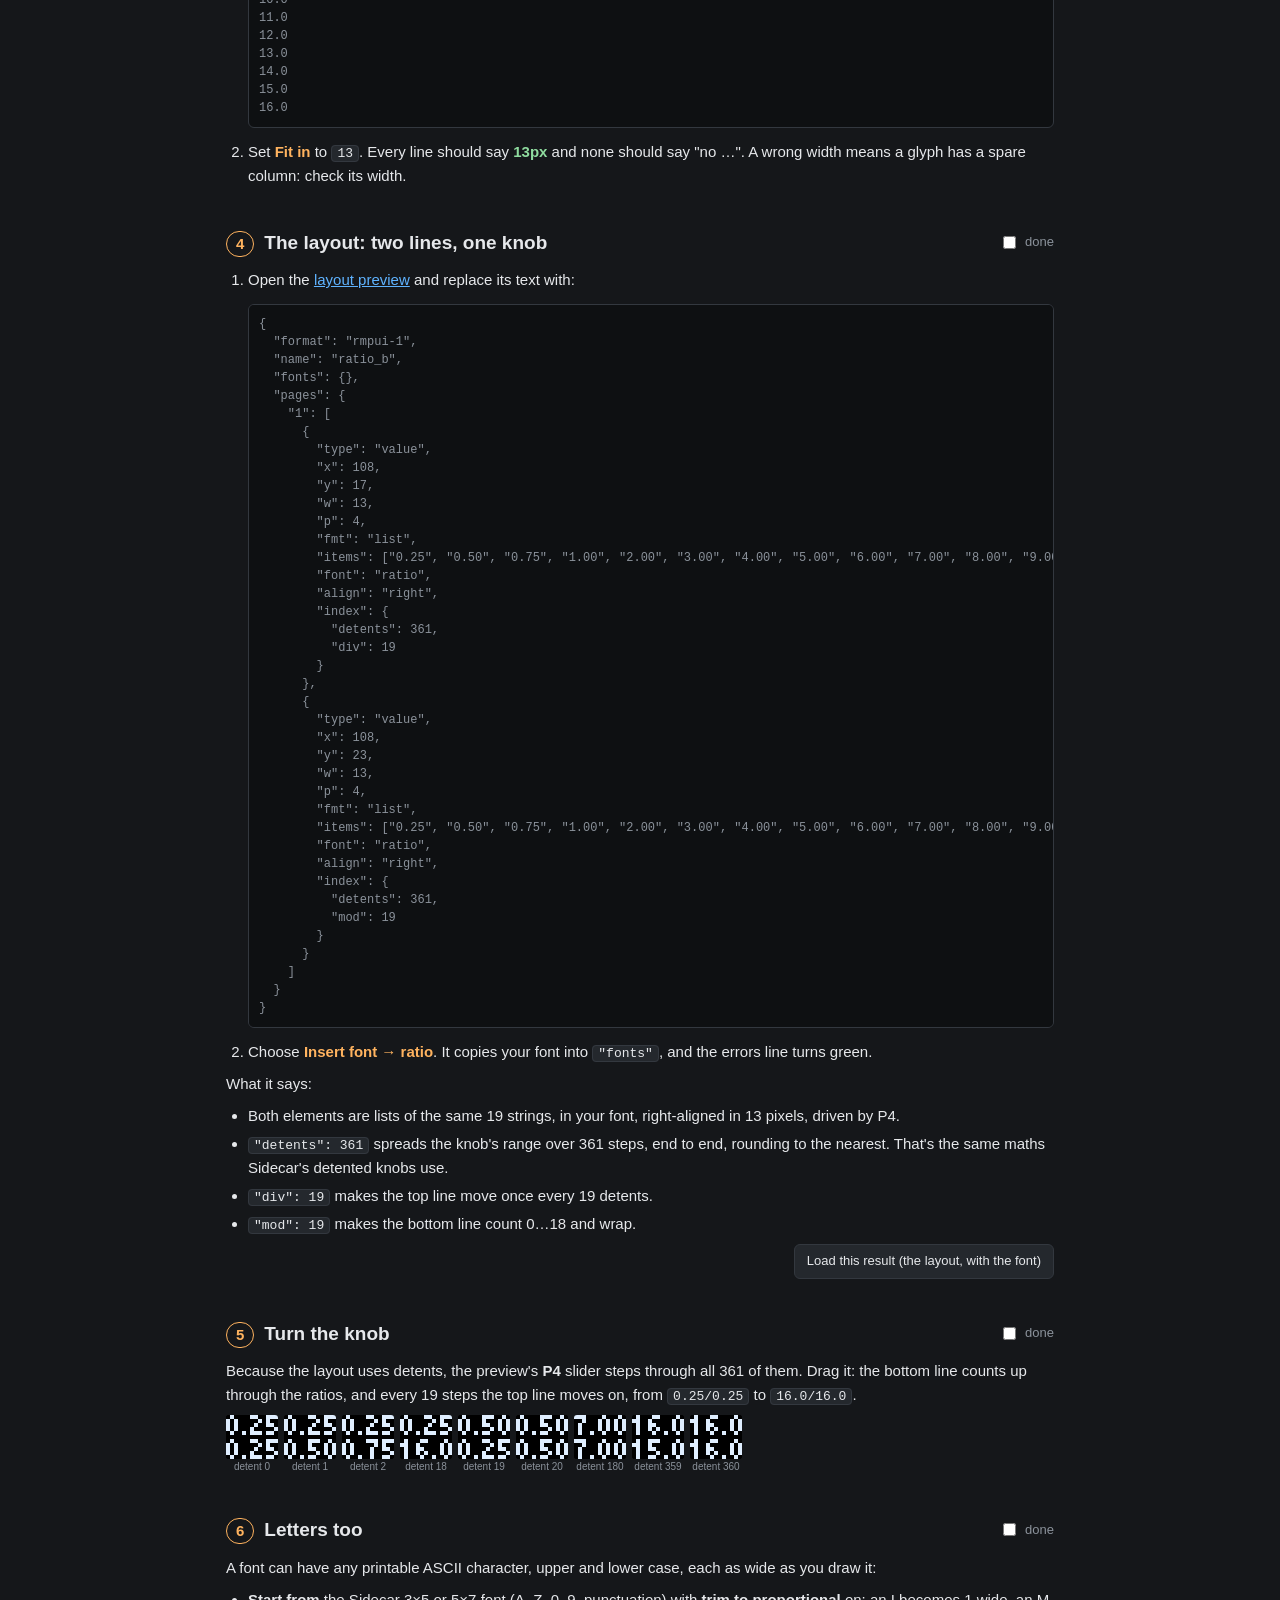
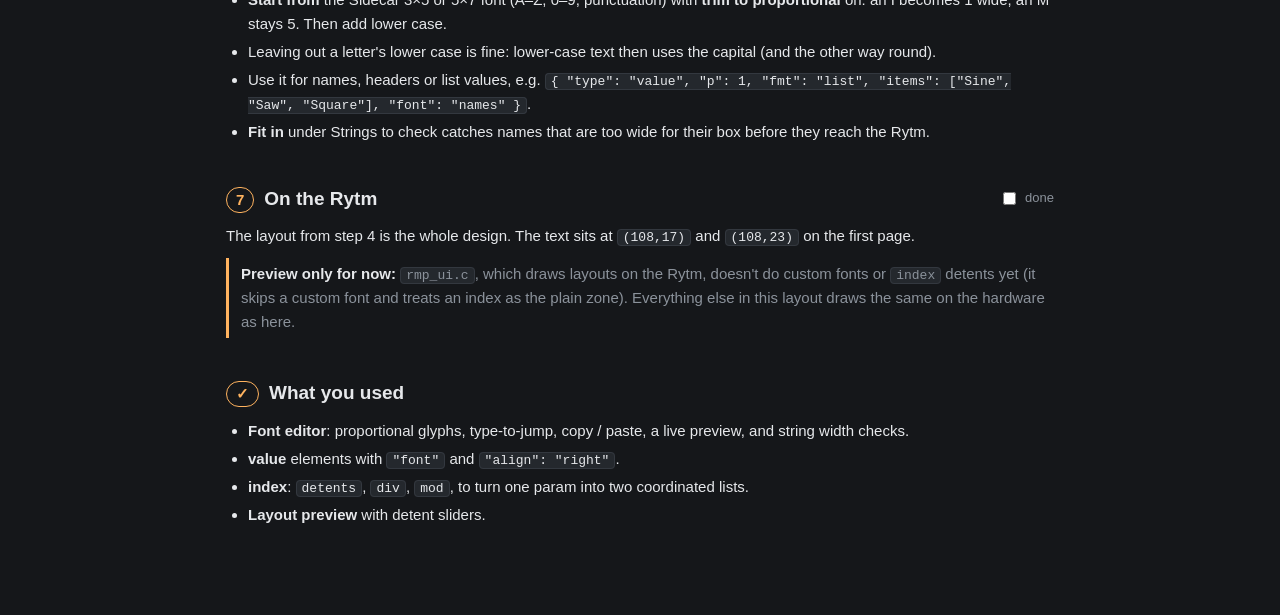
<file: tutorial-ratio.html>
<!doctype html>
<html lang="en">
<head>
<meta charset="utf-8">
<meta name="viewport" content="width=device-width, initial-scale=1">
<title>Ratio Text Tutorial</title>
<link rel="stylesheet" href="tutorial.css">
<style>
.glyphs { display: flex; gap: 12px; flex-wrap: wrap; margin: 8px 0; }
.glyphs figure { margin: 0; text-align: center; color: var(--dim); font: 12px ui-monospace, Menlo, monospace; }
.pairs { display: flex; flex-wrap: wrap; gap: 6px; }
.pairs figure { margin: 0; text-align: center; color: var(--dim); font-size: 10px; }
</style>
</head>
<body>
<div class="wrap">
  <h1>Tutorial: text with your own font (RATIO B)</h1>
  <p class="sub">Draw a small digit font, then show two lines of text that one knob drives, like an FM synth's <b>RATIO B</b>. Its knob has 361 detents: the top line picks one of 19 ratios every 19 detents, and the bottom line counts through all 19 in between, like a watch's hands. About 20 minutes. Fonts work the same for letters: step 7.</p>
  <p class="tip">Inspired by the Elektron DN's screens. Not affiliated with Elektron.</p>


  <div class="card hero">
    <figure><canvas id="heroOurs" class="pix"></canvas><figcaption>what you'll build</figcaption></figure>
    <div style="flex:1;min-width:200px">
      <div style="color:var(--dim);font-size:12px">detent <b id="heroV" style="color:var(--text)">0</b> of 360</div>
      <input type="range" id="heroS" min="0" max="360" value="0" style="width:100%">
    </div>
  </div>

  <h2><span class="n">0</span> Why text, not pictures</h2>
  <p>There are 361 different screens here. As frames that would be 361 pictures: about 7.9 KB, and more than a frames element allows (255). As text it's 11 glyphs (0–9 and ".") and 19 short strings, about 200 bytes. Any number of combinations then costs nothing extra.</p>
  <p>Two pieces, each with its own page:</p>
  <ul>
    <li><b><a href="font.html" target="rmpui-font" style="color:var(--accent)">Font editor</a></b>: draw the glyphs, check that the strings fit.</li>
    <li><b><a href="layout.html" target="rmpui-layout" style="color:var(--accent)">Layout preview</a></b>: two <code>value</code> elements that use the font, and an <code>index</code> that splits one knob into two lists.</li>
  </ul>
  <p class="tip"><b>Load this result</b> puts a step's result into the font editor or the layout preview (they open in their own tabs and pick it up).</p>

  <h2 data-step="1"><span class="n">1</span> A new font</h2>
  <ol>
    <li>Open the <a href="font.html" target="rmpui-font" style="color:var(--accent)">font editor</a>. Click <b class="ui">New font…</b> and name it <code>ratio</code>.</li>
    <li>Set <b class="ui">Height</b> <code>5</code>, <b class="ui">Spacing</b> <code>1</code> (one blank column between characters).</li>
  </ol>

  <h2 data-step="2"><span class="n">2</span> Draw 0–9 and the point</h2>
  <div class="card"><div>
    <ol>
      <li><b>Type</b> <code>0</code> (outside any text box) to jump to it. Click <b class="ui">+</b> until it's <b>3</b> wide, then paint it. Click or drag to paint; starting on a lit pixel erases.</li>
      <li>Do the same for <code>1</code> to <code>9</code>, all 3 wide. <b>Copy</b> / <b>Paste</b> saves time: 3 is 2 with a new bottom, and 6 and 9 start from 8. Keep the corners round, like the 0.</li>
      <li>The <code>.</code> is <b>1</b> wide: a single pixel on the bottom row.</li>
    </ol>
    <div class="glyphs" id="glyphs"></div>
    <p>Watch <b>Preview</b> on the right as you go: type <code>0.25 16.0</code> into it.</p>
  </div></div>
  <p style="text-align:right"><button class="btn" id="loadFont">Load this result (the font)</button></p>

  <h2 data-step="3"><span class="n">3</span> Check the strings fit</h2>
  <ol>
    <li>In <b>Strings to check</b>, paste the 19 ratios (one per line):
      <pre id="strList"></pre></li>
    <li>Set <b class="ui">Fit in</b> to <code>13</code>. Every line should say <b style="color:var(--ok)">13px</b> and none should say "no …". A wrong width means a glyph has a spare column: check its width.</li>
  </ol>

  <h2 data-step="4"><span class="n">4</span> The layout: two lines, one knob</h2>
  <ol>
    <li>Open the <a href="layout.html" target="rmpui-layout" style="color:var(--accent)">layout preview</a> and replace its text with:
      <pre id="layoutSrc"></pre></li>
    <li>Choose <b class="ui">Insert font → ratio</b>. It copies your font into <code>"fonts"</code>, and the errors line turns green.</li>
  </ol>
  <p>What it says:</p>
  <ul>
    <li>Both elements are lists of the same 19 strings, in your font, right-aligned in 13 pixels, driven by P4.</li>
    <li><code>"detents": 361</code> spreads the knob's range over 361 steps, end to end, rounding to the nearest. That's the same maths Sidecar's detented knobs use.</li>
    <li><code>"div": 19</code> makes the top line move once every 19 detents.</li>
    <li><code>"mod": 19</code> makes the bottom line count 0…18 and wrap.</li>
  </ul>
  <p style="text-align:right"><button class="btn" id="loadLayout">Load this result (the layout, with the font)</button></p>

  <h2 data-step="5"><span class="n">5</span> Turn the knob</h2>
  <p>Because the layout uses detents, the preview's <b>P4</b> slider steps through all 361 of them. Drag it: the bottom line counts up through the ratios, and every 19 steps the top line moves on, from <code>0.25/0.25</code> to <code>16.0/16.0</code>.</p>
  <div class="pairs" id="pairs"></div>

  <h2 data-step="6"><span class="n">6</span> Letters too</h2>
  <p>A font can have any printable ASCII character, upper and lower case, each as wide as you draw it:</p>
  <ul>
    <li><b>Start from</b> the Sidecar 3×5 or 5×7 font (A–Z, 0–9, punctuation) with <b>trim to proportional</b> on: an I becomes 1 wide, an M stays 5. Then add lower case.</li>
    <li>Leaving out a letter's lower case is fine: lower-case text then uses the capital (and the other way round).</li>
    <li>Use it for names, headers or list values, e.g. <code>{ "type": "value", "p": 1, "fmt": "list", "items": ["Sine", "Saw", "Square"], "font": "names" }</code>.</li>
    <li><b>Fit in</b> under Strings to check catches names that are too wide for their box before they reach the Rytm.</li>
  </ul>

  <h2 data-step="7"><span class="n">7</span> On the Rytm</h2>
  <p>The layout from step 4 is the whole design. The text sits at <code>(108,17)</code> and <code>(108,23)</code> on the first page.</p>
  <p class="tip warn"><b>Preview only for now:</b> <code>rmp_ui.c</code>, which draws layouts on the Rytm, doesn't do custom fonts or <code>index</code> detents yet (it skips a custom font and treats an index as the plain zone). Everything else in this layout draws the same on the hardware as here.</p>

  <h2><span class="n">✓</span> What you used</h2>
  <ul>
    <li><b>Font editor</b>: proportional glyphs, type-to-jump, copy / paste, a live preview, and string width checks.</li>
    <li><b>value</b> elements with <code>"font"</code> and <code>"align": "right"</code>.</li>
    <li><b>index</b>: <code>detents</code>, <code>div</code>, <code>mod</code>, to turn one param into two coordinated lists.</li>
    <li><b>Layout preview</b> with detent sliders.</li>
  </ul>
</div>
<script type="module">
import * as R from "./rmpui.js";
import { progress, paint } from "./tutorial.js";
progress("ratio");
const $ = (id) => document.getElementById(id);
const STRINGS = ["0.25", "0.50", "0.75", "1.00", "2.00", "3.00", "4.00", "5.00", "6.00", "7.00", "8.00", "9.00", "10.0", "11.0", "12.0", "13.0", "14.0", "15.0", "16.0"];
const TOP14 = 127 * 128, N = 361;
const v14 = (q) => Math.trunc((q * TOP14 + ((N - 1) >> 1)) / (N - 1));   // Sidecar's value for detent q
const el = (y, idx) => ({ type: "value", x: 108, y, w: 13, p: 4, fmt: "list", items: STRINGS, font: "ratio", align: "right", index: { detents: N, ...idx } });
const LAYOUT = { format: "rmpui-1", name: "ratio_b", fonts: {}, pages: { 1: [el(17, { div: 19 }), el(23, { mod: 19 })] } };
$("strList").textContent = STRINGS.join("\n");
$("layoutSrc").textContent = JSON.stringify(LAYOUT, null, 2).replace(/\[\n\s+("[^\n]*",?\n\s+)+"[^\n]*"\n\s+\]/g, (m) => "[" + m.slice(1, -1).trim().split(/,\n\s+/).join(", ") + "]");

let REF = null;
try { const r = await fetch("tutorial-data/ratio_font.json"); if (r.ok) { const { note, ...f } = await r.json(); REF = f; } } catch (e) {}
const FONT = REF;
const full = FONT ? { ...LAYOUT, fonts: { ratio: FONT } } : LAYOUT;
// the 13 x 11 crop at (108,17) for detent q
const C = R.compile(full);
function crop(q) {
  const p = new Array(32).fill(0); p[3] = v14(q) / 128;
  const fb = R.render(full, 1, p, C).fb, g = new Uint8Array(13 * 11);
  for (let j = 0; j < 11; j++) for (let i = 0; i < 13; i++) g[j * 13 + i] = fb[(17 + j) * 16 + ((108 + i) >> 3)] & (0x80 >> ((108 + i) & 7)) ? 1 : 0;
  return g;
}
// glyph pictures
if (FONT) for (const ch of "0123456789.") {
  const rows = FONT.glyphs[ch], w = rows[0].length, g = Uint8Array.from(rows.join(""), (c) => (c === "#" ? 1 : 0));
  const f = document.createElement("figure"), c = document.createElement("canvas"); c.className = "pix"; paint(c, g, 12, w, 5); f.append(c, ch); $("glyphs").append(f);
}
// a few pairs
for (const q of [0, 1, 2, 18, 19, 20, 180, 359, 360]) {
  const f = document.createElement("figure"), c = document.createElement("canvas"); c.className = "pix";
  paint(c, FONT ? crop(q) : new Uint8Array(143), 4, 13, 11); f.append(c, `detent ${q}`); $("pairs").append(f);
}
// hero
const show = (q) => { $("heroV").textContent = q; paint($("heroOurs"), FONT ? crop(q) : new Uint8Array(143), 10, 13, 11); };
const slider = $("heroS"); let auto = true; const t0 = performance.now();
slider.oninput = () => { auto = false; show(+slider.value); };
(function tick(t) { if (auto) { const q = Math.floor((Math.max(0, t - t0) / 120) % N); slider.value = q; show(q); } requestAnimationFrame(tick); })(t0);
// hand results to the font editor / layout preview
$("loadFont").onclick = () => {
  if (!FONT) return;
  let db = { fonts: {} }; try { db = JSON.parse(localStorage.getItem("rmpui-fonts") || "null") || db; } catch (e) {}
  db.fonts = { ...(db.fonts || {}), ratio: FONT }; db.current = "ratio";
  localStorage.setItem("rmpui-fonts", JSON.stringify(db)); window.open("font.html", "rmpui-font");
};
$("loadLayout").onclick = () => { localStorage.setItem("rmpui-layout-from", JSON.stringify({ name: "ratio display" })); localStorage.setItem("rmpui-layout-current", JSON.stringify(full, null, 2).replace(/\[\n\s+("[^\n]*",?\n\s+)+"[^\n]*"\n\s+\]/g, (m) => "[" + m.slice(1, -1).trim().split(/,\n\s+/).join(", ") + "]")); window.open("layout.html", "rmpui-layout"); };
</script>
</body>
</html>
</file>
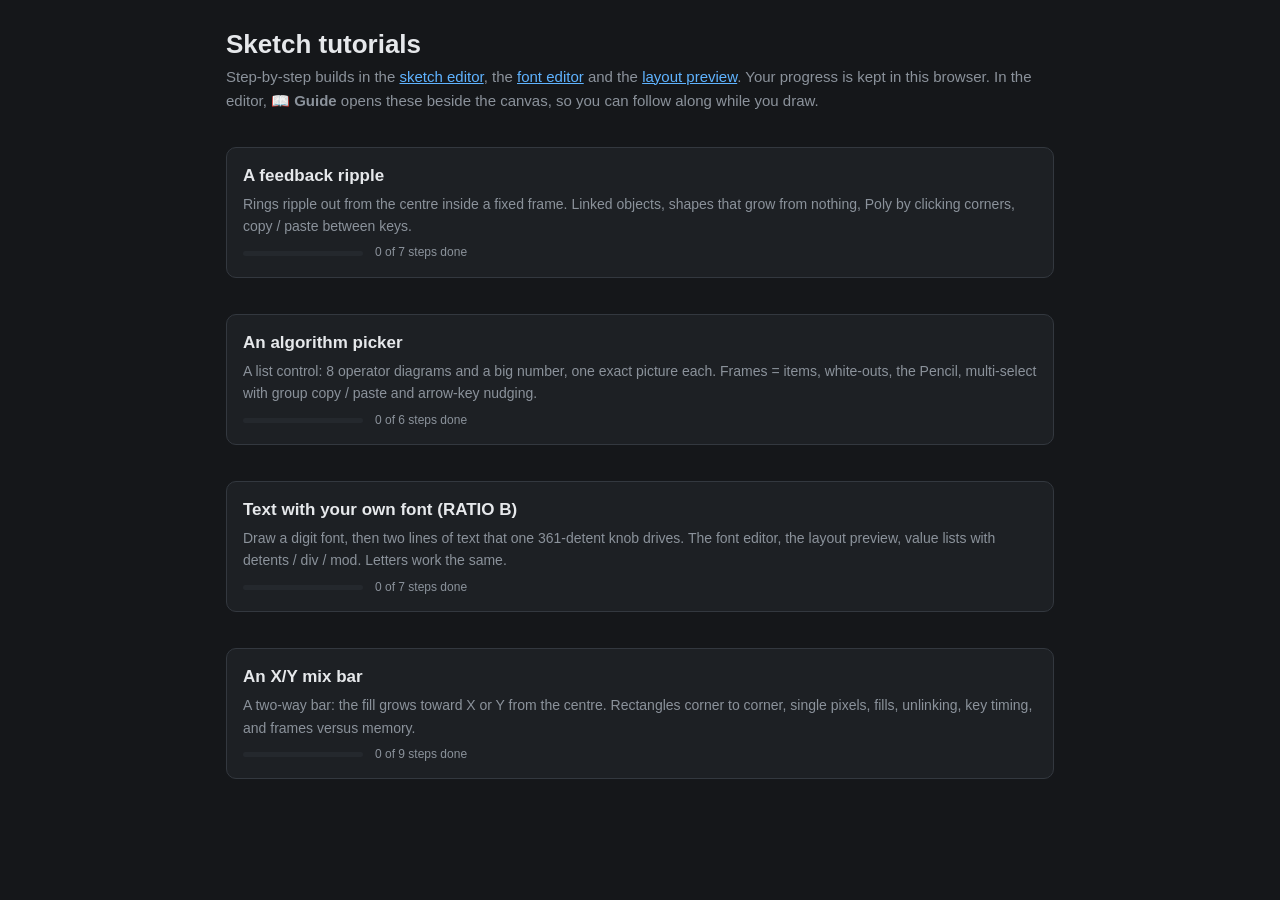
<file: tutorials.html>
<!doctype html>
<html lang="en">
<head>
<meta charset="utf-8">
<meta name="viewport" content="width=device-width, initial-scale=1">
<title>Sketch Tutorials</title>
<link rel="stylesheet" href="tutorial.css">
<style>
.list { display: grid; gap: 12px; margin-top: 18px; }
.tut { display: block; text-decoration: none; color: inherit; }
.tut:hover { border-color: var(--accent); }
.tut h3 { margin: 0 0 4px; color: var(--text); text-transform: none; letter-spacing: 0; font-size: 17px; }
.tut p { margin: 0; color: var(--dim); font-size: 14px; }
.tut .meta { margin-top: 6px; font-size: 12px; color: var(--dim); display: flex; gap: 12px; align-items: center; }
.tut .meta .bar { width: 120px; height: 5px; background: var(--panel2); border-radius: 3px; overflow: hidden; }
.tut .meta .bar i { display: block; height: 100%; background: var(--ok); }
</style>
</head>
<body>
<div class="wrap">
  <h1>Sketch tutorials</h1>
  <p class="sub">Step-by-step builds in the <a href="sketch.html" target="rmpui-sketch" style="color:var(--accent)">sketch editor</a>, the <a href="font.html" target="rmpui-font" style="color:var(--accent)">font editor</a> and the <a href="layout.html" target="rmpui-layout" style="color:var(--accent)">layout preview</a>. Your progress is kept in this browser. In the editor, <b>📖 Guide</b> opens these beside the canvas, so you can follow along while you draw.</p>
  <div class="list" id="list"></div>
</div>
<script type="module">
const items = [
  { id: "fdbk", href: "tutorial-fdbk.html", title: "A feedback ripple", steps: 7, text: "Rings ripple out from the centre inside a fixed frame. Linked objects, shapes that grow from nothing, Poly by clicking corners, copy / paste between keys." },
  { id: "algo", href: "tutorial-algo.html", title: "An algorithm picker", steps: 6, text: "A list control: 8 operator diagrams and a big number, one exact picture each. Frames = items, white-outs, the Pencil, multi-select with group copy / paste and arrow-key nudging." },
  { id: "ratio", href: "tutorial-ratio.html", title: "Text with your own font (RATIO B)", steps: 7, text: "Draw a digit font, then two lines of text that one 361-detent knob drives. The font editor, the layout preview, value lists with detents / div / mod. Letters work the same." },
  { id: "mix", href: "tutorial-mix.html", title: "An X/Y mix bar", steps: 9, text: "A two-way bar: the fill grows toward X or Y from the centre. Rectangles corner to corner, single pixels, fills, unlinking, key timing, and frames versus memory." },
];
const box = document.getElementById("list");
for (const t of items) {
  let done = 0;
  try { const p = JSON.parse(localStorage.getItem(`rmpui-tut-${t.id}`) || "{}"); done = Object.values(p.done || {}).filter(Boolean).length; } catch (e) {}
  const a = document.createElement("a"); a.className = "card tut"; a.href = t.href + (window.parent !== window ? "?embed" : "");
  a.innerHTML = `<div><h3>${t.title}</h3><p>${t.text}</p><div class="meta"><span class="bar"><i style="width:${(100 * done) / t.steps}%"></i></span>${done} of ${t.steps} steps done</div></div>`;
  box.append(a);
}
</script>
</body>
</html>
</file>
<file: tutorial.css>
:root { --bg: #15171a; --panel: #1d2024; --panel2: #24282d; --line: #33383f; --text: #e6e8eb; --dim: #8b929b; --accent: #5fb3ff; --sel: #ffb35f; --ok: #8fdc9f; --bad: #ff7b7b; }
* { box-sizing: border-box; }
body { margin: 0; background: var(--bg); color: var(--text); font: 15px/1.6 -apple-system, BlinkMacSystemFont, "Segoe UI", sans-serif; }
.wrap { max-width: 860px; margin: 0 auto; padding: 28px 16px 80px; }
h1 { font-size: 26px; margin: 0 0 4px; line-height: 1.25; }
.sub { color: var(--dim); margin: 0 0 22px; }
h2 { font-size: 19px; margin: 40px 0 10px; display: flex; gap: 10px; align-items: baseline; }
h2 .n { color: var(--sel); font-variant-numeric: tabular-nums; font-size: 15px; border: 1px solid var(--sel); border-radius: 999px; padding: 0 9px; }
h3 { font-size: 15px; margin: 18px 0 6px; color: var(--dim); text-transform: uppercase; letter-spacing: .06em; }
p { margin: 8px 0; }
ol, ul { margin: 8px 0; padding-left: 22px; }
li { margin: 4px 0; }
code { background: var(--panel2); border: 1px solid var(--line); border-radius: 4px; padding: 0 5px; font: 13px ui-monospace, Menlo, monospace; }
kbd { background: var(--panel2); border: 1px solid var(--line); border-bottom-width: 2px; border-radius: 4px; padding: 0 5px; font: 12px ui-monospace, Menlo, monospace; }
b.ui { color: var(--sel); font-weight: 600; }
.card { background: var(--panel); border: 1px solid var(--line); border-radius: 10px; padding: 14px 16px; margin: 12px 0; }
.step { display: grid; grid-template-columns: 1fr auto; gap: 18px; align-items: start; }
.step figure { margin: 0; text-align: center; color: var(--dim); font-size: 12px; }
.pix { background: #000; image-rendering: pixelated; border-radius: 3px; display: block; }
.btn { background: var(--panel2); color: var(--text); border: 1px solid var(--line); border-radius: 6px; padding: 6px 12px; font: inherit; font-size: 13px; cursor: pointer; }
.btn:hover { border-color: var(--accent); }
.btn.primary { background: var(--accent); color: #0b1520; border-color: var(--accent); font-weight: 600; }
.hero { display: flex; gap: 22px; align-items: flex-end; flex-wrap: wrap; }
.hero figure { margin: 0; text-align: center; color: var(--dim); font-size: 12px; }
.score { font-size: 32px; font-weight: 700; color: var(--ok); line-height: 1; font-variant-numeric: tabular-nums; }
.film { display: flex; flex-wrap: wrap; gap: 6px; }
.film figure { margin: 0; text-align: center; color: var(--dim); font-size: 10px; }
.legend { display: flex; gap: 14px; color: var(--dim); font-size: 12px; flex-wrap: wrap; }
.legend i { display: inline-block; width: 10px; height: 10px; border-radius: 2px; margin-right: 4px; vertical-align: -1px; }
.tip { border-left: 3px solid var(--accent); padding: 4px 0 4px 12px; color: var(--dim); margin: 10px 0; }
.tip b { color: var(--text); }
.warn { border-left-color: var(--sel); }
.parts { display: grid; grid-template-columns: repeat(3, 1fr); gap: 10px; }
.parts .card { margin: 0; }
.parts figure { margin: 0 0 6px; }
@media (max-width: 640px) { .step { grid-template-columns: 1fr; } .parts { grid-template-columns: 1fr; } }
pre { background: #0e1012; border: 1px solid var(--line); border-radius: 6px; padding: 10px; overflow: auto; font: 12px/1.5 ui-monospace, Menlo, monospace; color: var(--dim); }
/* progress + follow-along */
.done { margin-left: auto; font-size: 13px; color: var(--dim); font-weight: 400; display: inline-flex; gap: 6px; align-items: center; cursor: pointer; }
h2.isdone { color: var(--dim); }
h2.isdone .n { border-color: var(--ok); color: var(--ok); }
.progress { position: sticky; top: 0; z-index: 5; background: var(--bg); border-bottom: 1px solid var(--line); padding: 8px 0; margin: 0 0 12px; display: flex; gap: 10px; align-items: center; font-size: 13px; color: var(--dim); }
.progress .bar { flex: 1; height: 6px; border-radius: 3px; background: var(--panel2); overflow: hidden; }
.progress .bar i { display: block; height: 100%; background: var(--ok); width: 0; transition: width .2s; }
.progress a { color: var(--accent); }
body.embed .wrap { padding: 12px 12px 60px; }
body.embed h1 { font-size: 20px; }
body.embed .step { grid-template-columns: 1fr; }
body.embed .parts { grid-template-columns: 1fr 1fr 1fr; }
body.embed .parts .card { font-size: 12px; padding: 8px; }
table.t { border-collapse: collapse; margin: 8px 0; font-size: 14px; }
table.t th, table.t td { border-bottom: 1px solid var(--line); padding: 4px 12px 4px 0; text-align: left; font-variant-numeric: tabular-nums; }
table.t th { color: var(--dim); font-weight: 600; }
table.t tr.best td { color: var(--ok); }
</file>
